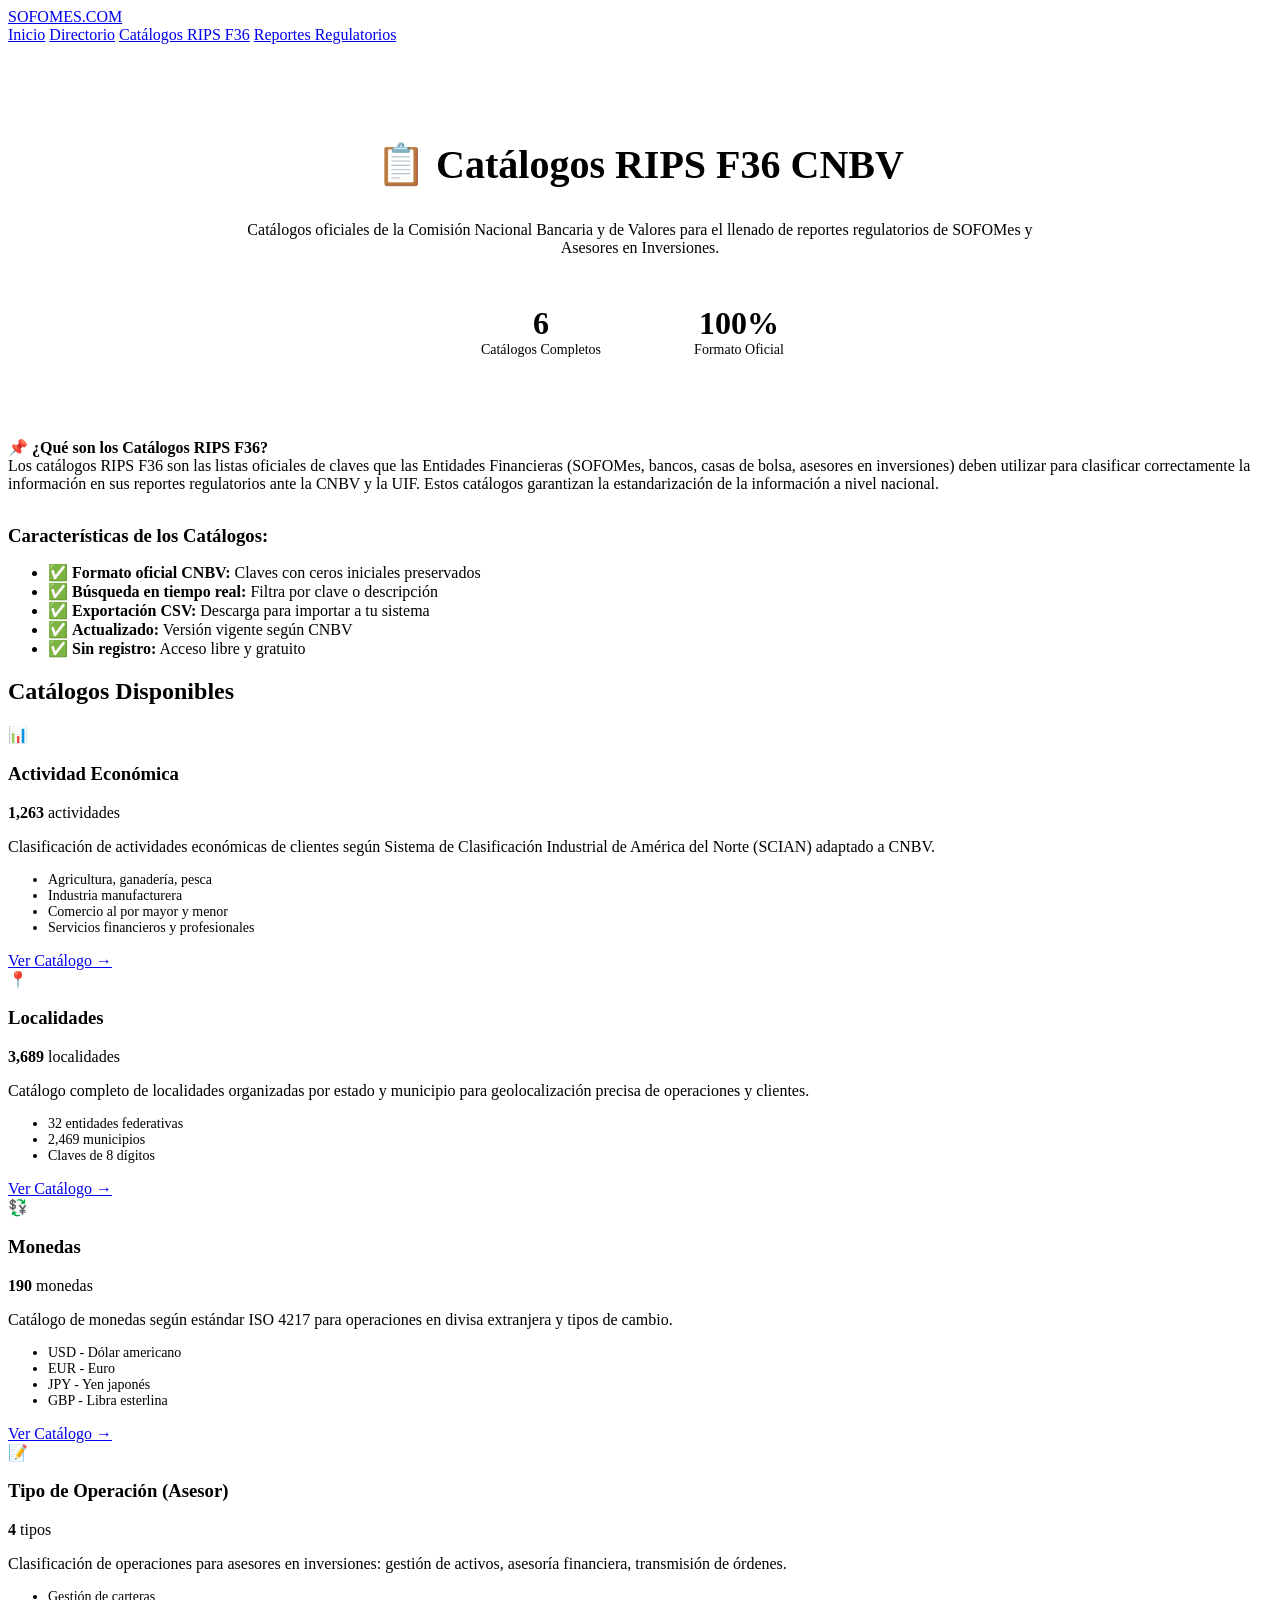
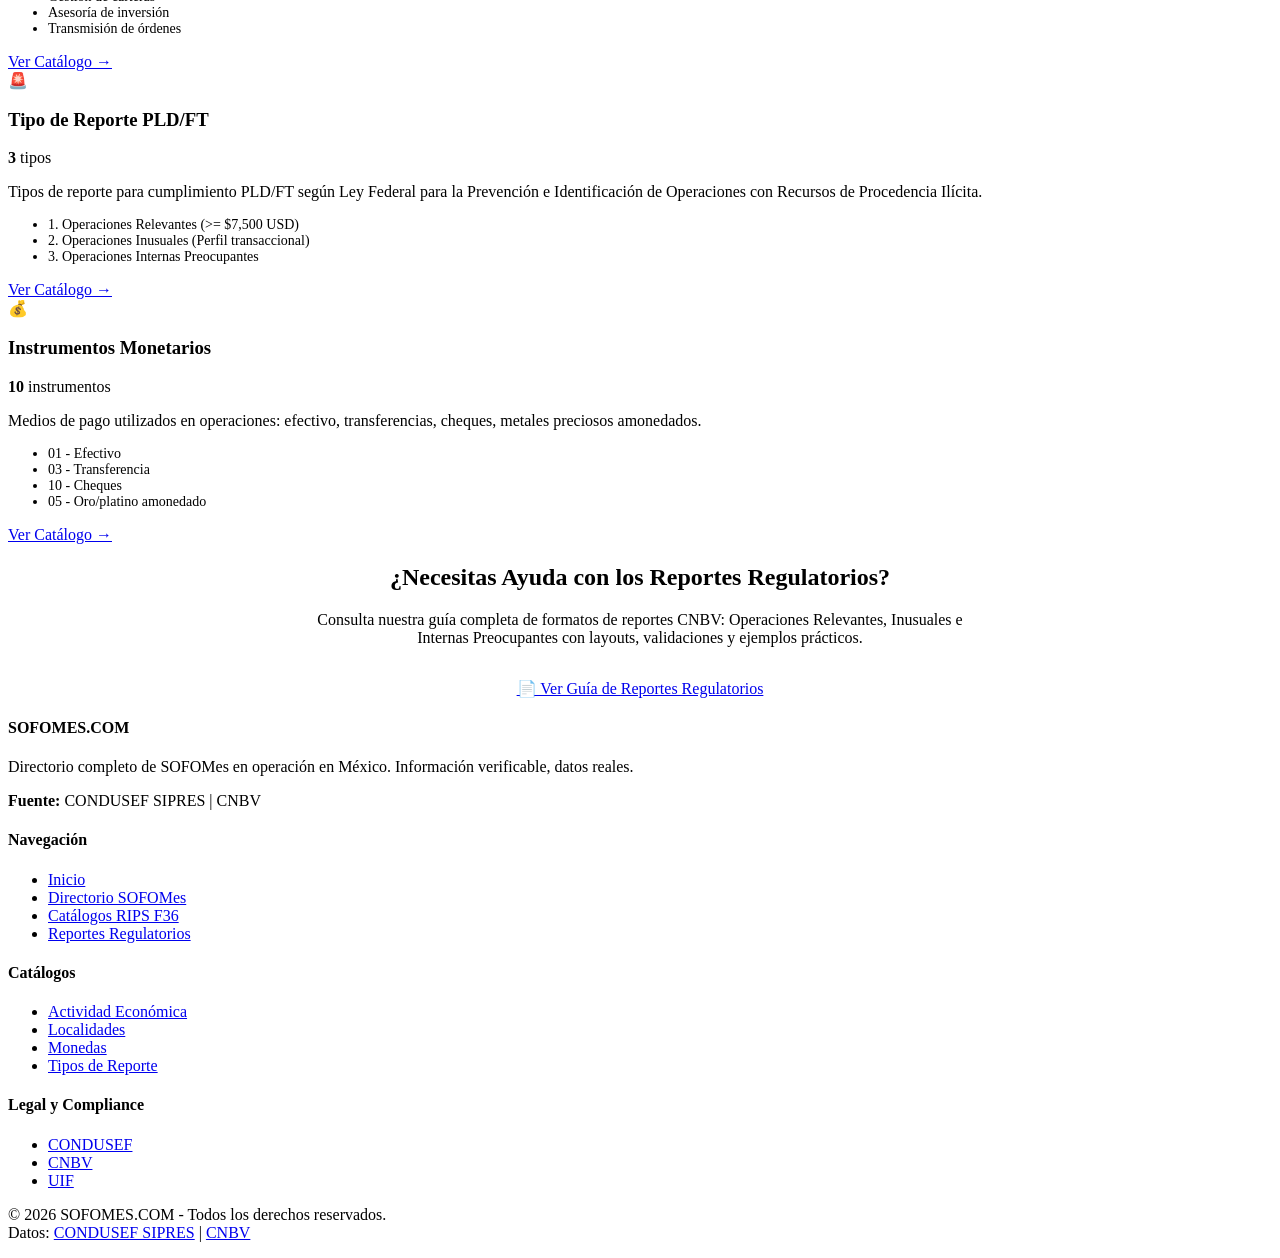
<file: catalogos-rips-f36.html>
<!DOCTYPE html>
<html lang="es-MX">
<head>
  <meta charset="UTF-8">
  <meta name="viewport" content="width=device-width, initial-scale=1.0">

  <!-- Primary Meta Tags -->
  <title>Catálogos RIPS F36 CNBV | SOFOMes en México</title>
  <meta name="description" content="Catálogos oficiales CNBV para reportes RIPS F36: Actividad Económica, Localidades, Monedas, Instrumentos Monetarios. 5,159 registros para SOFOMes.">
  <meta name="keywords" content="RIPS F36, catálogos CNBV, reportes regulatorios, SOFOM, actividad económica SCIAN, localidades México">

  <!-- Canonical URL -->
  <link rel="canonical" href="https://sofomes.com/catalogos-rips-f36">

  <!-- Open Graph -->
  <meta property="og:title" content="Catálogos RIPS F36 CNBV | SOFOMes México">
  <meta property="og:description" content="5,159 registros oficiales CNBV para reportes regulatorios de SOFOMes. Búsqueda y exportación CSV.">
  <meta property="og:type" content="website">
  <meta property="og:url" content="https://sofomes.com/catalogos-rips-f36">

  <!-- Stylesheet -->
  <link rel="stylesheet" href="assets/css/main-v2.css">

  <!-- Código de instalación Cliengo para sofomes.com -->
  <script type="text/javascript">
    (function () {
      var ldk = document.createElement('script');
      ldk.type = 'text/javascript';
      ldk.async = true;
      ldk.src = 'https://s.cliengo.com/weboptimizer/62503ed1004881002a965901/690164685f597226ae0e7119.js?platform=onboarding_modular';
      var s = document.getElementsByTagName('script')[0]; s.parentNode.insertBefore(ldk, s);
    })();
  </script>
</head>
<body>

  <!-- Navigation -->
  <nav class="nav">
    <div class="container">
      <div class="nav-brand">
        <a href="index.html">SOFOMES.COM</a>
      </div>
      <div class="nav-menu">
        <a href="index.html">Inicio</a>
        <a href="lista-sofomes-mexico.html">Directorio</a>
        <a href="catalogos-rips-f36.html" class="active">Catálogos RIPS F36</a>
        <a href="reportes-regulatorios-cnbv.html">Reportes Regulatorios</a>
      </div>
    </div>
  </nav>

  <!-- Hero Section -->
  <section class="hero" style="padding: 4rem 0;">
    <div class="container">
      <h1 class="hero-title" style="text-align: center; font-size: 2.5rem;">
        📋 Catálogos RIPS F36 CNBV
      </h1>
      <p class="hero-subtitle" style="text-align: center; max-width: 800px; margin: 1rem auto;">
        Catálogos oficiales de la Comisión Nacional Bancaria y de Valores para el llenado de reportes regulatorios de SOFOMes y Asesores en Inversiones.
      </p>

      <div style="display: flex; gap: 1rem; justify-content: center; margin-top: 2rem; flex-wrap: wrap;">
        <div style="text-align: center; padding: 1rem; background: var(--primary-50); border-radius: var(--border-radius); min-width: 150px;">
          <div style="font-size: 2rem; font-weight: 700; color: var(--primary-600);">6</div>
          <div style="font-size: 0.875rem; color: var(--neutral-600);">Catálogos Completos</div>
        </div>
        <div style="text-align: center; padding: 1rem; background: var(--primary-50); border-radius: var(--border-radius); min-width: 150px;">
          <div style="font-size: 2rem; font-weight: 700; color: var(--primary-600);">100%</div>
          <div style="font-size: 0.875rem; color: var(--neutral-600);">Formato Oficial</div>
        </div>
      </div>
    </div>
  </section>

  <!-- Intro Section -->
  <section class="section">
    <div class="container">
      <div class="alert alert-info">
        <strong>📌 ¿Qué son los Catálogos RIPS F36?</strong><br>
        Los catálogos RIPS F36 son las listas oficiales de claves que las Entidades Financieras (SOFOMes, bancos, casas de bolsa, asesores en inversiones) deben utilizar para clasificar correctamente la información en sus reportes regulatorios ante la CNBV y la UIF. Estos catálogos garantizan la estandarización de la información a nivel nacional.
      </div>

      <div style="margin-top: 2rem;">
        <h3 style="margin-bottom: 1rem;">Características de los Catálogos:</h3>
        <ul class="feature-list">
          <li>✅ <strong>Formato oficial CNBV:</strong> Claves con ceros iniciales preservados</li>
          <li>✅ <strong>Búsqueda en tiempo real:</strong> Filtra por clave o descripción</li>
          <li>✅ <strong>Exportación CSV:</strong> Descarga para importar a tu sistema</li>
          <li>✅ <strong>Actualizado:</strong> Versión vigente según CNBV</li>
          <li>✅ <strong>Sin registro:</strong> Acceso libre y gratuito</li>
        </ul>
      </div>
    </div>
  </section>

  <!-- Catálogos Grid -->
  <section class="section">
    <div class="container">
      <h2 class="section-title">Catálogos Disponibles</h2>

      <div class="catalogs-grid">
        <!-- Actividad Económica -->
        <div class="catalog-card">
          <div class="catalog-icon">📊</div>
          <h3>Actividad Económica</h3>
          <p class="catalog-count"><strong>1,263</strong> actividades</p>
          <p>Clasificación de actividades económicas de clientes según Sistema de Clasificación Industrial de América del Norte (SCIAN) adaptado a CNBV.</p>
          <ul style="font-size: 0.875rem; color: var(--neutral-600); margin: 1rem 0;">
            <li>Agricultura, ganadería, pesca</li>
            <li>Industria manufacturera</li>
            <li>Comercio al por mayor y menor</li>
            <li>Servicios financieros y profesionales</li>
          </ul>
          <a href="catalogos/actividad-economica.html" class="btn btn-primary btn-sm">Ver Catálogo →</a>
        </div>

        <!-- Localidades -->
        <div class="catalog-card">
          <div class="catalog-icon">📍</div>
          <h3>Localidades</h3>
          <p class="catalog-count"><strong>3,689</strong> localidades</p>
          <p>Catálogo completo de localidades organizadas por estado y municipio para geolocalización precisa de operaciones y clientes.</p>
          <ul style="font-size: 0.875rem; color: var(--neutral-600); margin: 1rem 0;">
            <li>32 entidades federativas</li>
            <li>2,469 municipios</li>
            <li>Claves de 8 dígitos</li>
          </ul>
          <a href="catalogos/localidades.html" class="btn btn-primary btn-sm">Ver Catálogo →</a>
        </div>

        <!-- Monedas -->
        <div class="catalog-card">
          <div class="catalog-icon">💱</div>
          <h3>Monedas</h3>
          <p class="catalog-count"><strong>190</strong> monedas</p>
          <p>Catálogo de monedas según estándar ISO 4217 para operaciones en divisa extranjera y tipos de cambio.</p>
          <ul style="font-size: 0.875rem; color: var(--neutral-600); margin: 1rem 0;">
            <li>USD - Dólar americano</li>
            <li>EUR - Euro</li>
            <li>JPY - Yen japonés</li>
            <li>GBP - Libra esterlina</li>
          </ul>
          <a href="catalogos/monedas.html" class="btn btn-primary btn-sm">Ver Catálogo →</a>
        </div>

        <!-- Tipo de Operación Asesor -->
        <div class="catalog-card">
          <div class="catalog-icon">📝</div>
          <h3>Tipo de Operación (Asesor)</h3>
          <p class="catalog-count"><strong>4</strong> tipos</p>
          <p>Clasificación de operaciones para asesores en inversiones: gestión de activos, asesoría financiera, transmisión de órdenes.</p>
          <ul style="font-size: 0.875rem; color: var(--neutral-600); margin: 1rem 0;">
            <li>Gestión de carteras</li>
            <li>Asesoría de inversión</li>
            <li>Transmisión de órdenes</li>
          </ul>
          <a href="catalogos/tipo-operacion-asesor.html" class="btn btn-primary btn-sm">Ver Catálogo →</a>
        </div>

        <!-- Tipo de Reporte -->
        <div class="catalog-card">
          <div class="catalog-icon">🚨</div>
          <h3>Tipo de Reporte PLD/FT</h3>
          <p class="catalog-count"><strong>3</strong> tipos</p>
          <p>Tipos de reporte para cumplimiento PLD/FT según Ley Federal para la Prevención e Identificación de Operaciones con Recursos de Procedencia Ilícita.</p>
          <ul style="font-size: 0.875rem; color: var(--neutral-600); margin: 1rem 0;">
            <li>1. Operaciones Relevantes (>= $7,500 USD)</li>
            <li>2. Operaciones Inusuales (Perfil transaccional)</li>
            <li>3. Operaciones Internas Preocupantes</li>
          </ul>
          <a href="catalogos/tipo-reporte.html" class="btn btn-primary btn-sm">Ver Catálogo →</a>
        </div>

        <!-- Instrumentos Monetarios -->
        <div class="catalog-card">
          <div class="catalog-icon">💰</div>
          <h3>Instrumentos Monetarios</h3>
          <p class="catalog-count"><strong>10</strong> instrumentos</p>
          <p>Medios de pago utilizados en operaciones: efectivo, transferencias, cheques, metales preciosos amonedados.</p>
          <ul style="font-size: 0.875rem; color: var(--neutral-600); margin: 1rem 0;">
            <li>01 - Efectivo</li>
            <li>03 - Transferencia</li>
            <li>10 - Cheques</li>
            <li>05 - Oro/platino amonedado</li>
          </ul>
          <a href="catalogos/instrumento-monetario.html" class="btn btn-primary btn-sm">Ver Catálogo →</a>
        </div>
      </div>
    </div>
  </section>

  <!-- CTA Reportes -->
  <section class="section" style="background: var(--primary-50);">
    <div class="container" style="text-align: center;">
      <h2 class="section-title">¿Necesitas Ayuda con los Reportes Regulatorios?</h2>
      <p class="section-subtitle" style="max-width: 700px; margin: 0 auto 2rem;">
        Consulta nuestra guía completa de formatos de reportes CNBV: Operaciones Relevantes, Inusuales e Internas Preocupantes con layouts, validaciones y ejemplos prácticos.
      </p>
      <a href="reportes-regulatorios-cnbv.html" class="btn btn-primary btn-lg">
        📄 Ver Guía de Reportes Regulatorios
      </a>
    </div>
  </section>

  <!-- Footer -->
  <footer class="footer">
    <div class="container">
      <div class="footer-grid">
        <div class="footer-col">
          <h4>SOFOMES.COM</h4>
          <p>
            Directorio completo de SOFOMes en operación en México. Información verificable, datos reales.
          </p>
          <p style="margin-top: 1rem">
            <strong>Fuente:</strong> CONDUSEF SIPRES | CNBV
          </p>
        </div>

        <div class="footer-col">
          <h4>Navegación</h4>
          <ul class="footer-links">
            <li><a href="index.html">Inicio</a></li>
            <li><a href="lista-sofomes-mexico.html">Directorio SOFOMes</a></li>
            <li><a href="catalogos-rips-f36.html">Catálogos RIPS F36</a></li>
            <li><a href="reportes-regulatorios-cnbv.html">Reportes Regulatorios</a></li>
          </ul>
        </div>

        <div class="footer-col">
          <h4>Catálogos</h4>
          <ul class="footer-links">
            <li><a href="catalogos/actividad-economica.html">Actividad Económica</a></li>
            <li><a href="catalogos/localidades.html">Localidades</a></li>
            <li><a href="catalogos/monedas.html">Monedas</a></li>
            <li><a href="catalogos/tipo-reporte.html">Tipos de Reporte</a></li>
          </ul>
        </div>

        <div class="footer-col">
          <h4>Legal y Compliance</h4>
          <ul class="footer-links">
            <li><a href="https://www.condusef.gob.mx" target="_blank">CONDUSEF</a></li>
            <li><a href="https://www.cnbv.gob.mx" target="_blank">CNBV</a></li>
            <li><a href="https://www.gob.mx/uif" target="_blank">UIF</a></li>
          </ul>
        </div>
      </div>

      <div class="footer-bottom">
        <div class="footer-copyright">
          <p>
            &copy; <span class="current-year"></span> SOFOMES.COM - Todos los derechos reservados.<br>
            Datos: <a href="https://www.condusef.gob.mx" target="_blank">CONDUSEF SIPRES</a> |
            <a href="https://www.cnbv.gob.mx" target="_blank">CNBV</a>
          </p>
        </div>
      </div>
    </div>
  </footer>

  <!-- Dynamic Year Update Script -->
  <script>
    (function() {
      const currentYear = new Date().getFullYear();
      document.querySelectorAll('.current-year').forEach(el => {
        el.textContent = currentYear;
      });
    })();
  </script>

</body>
</html>
</file>
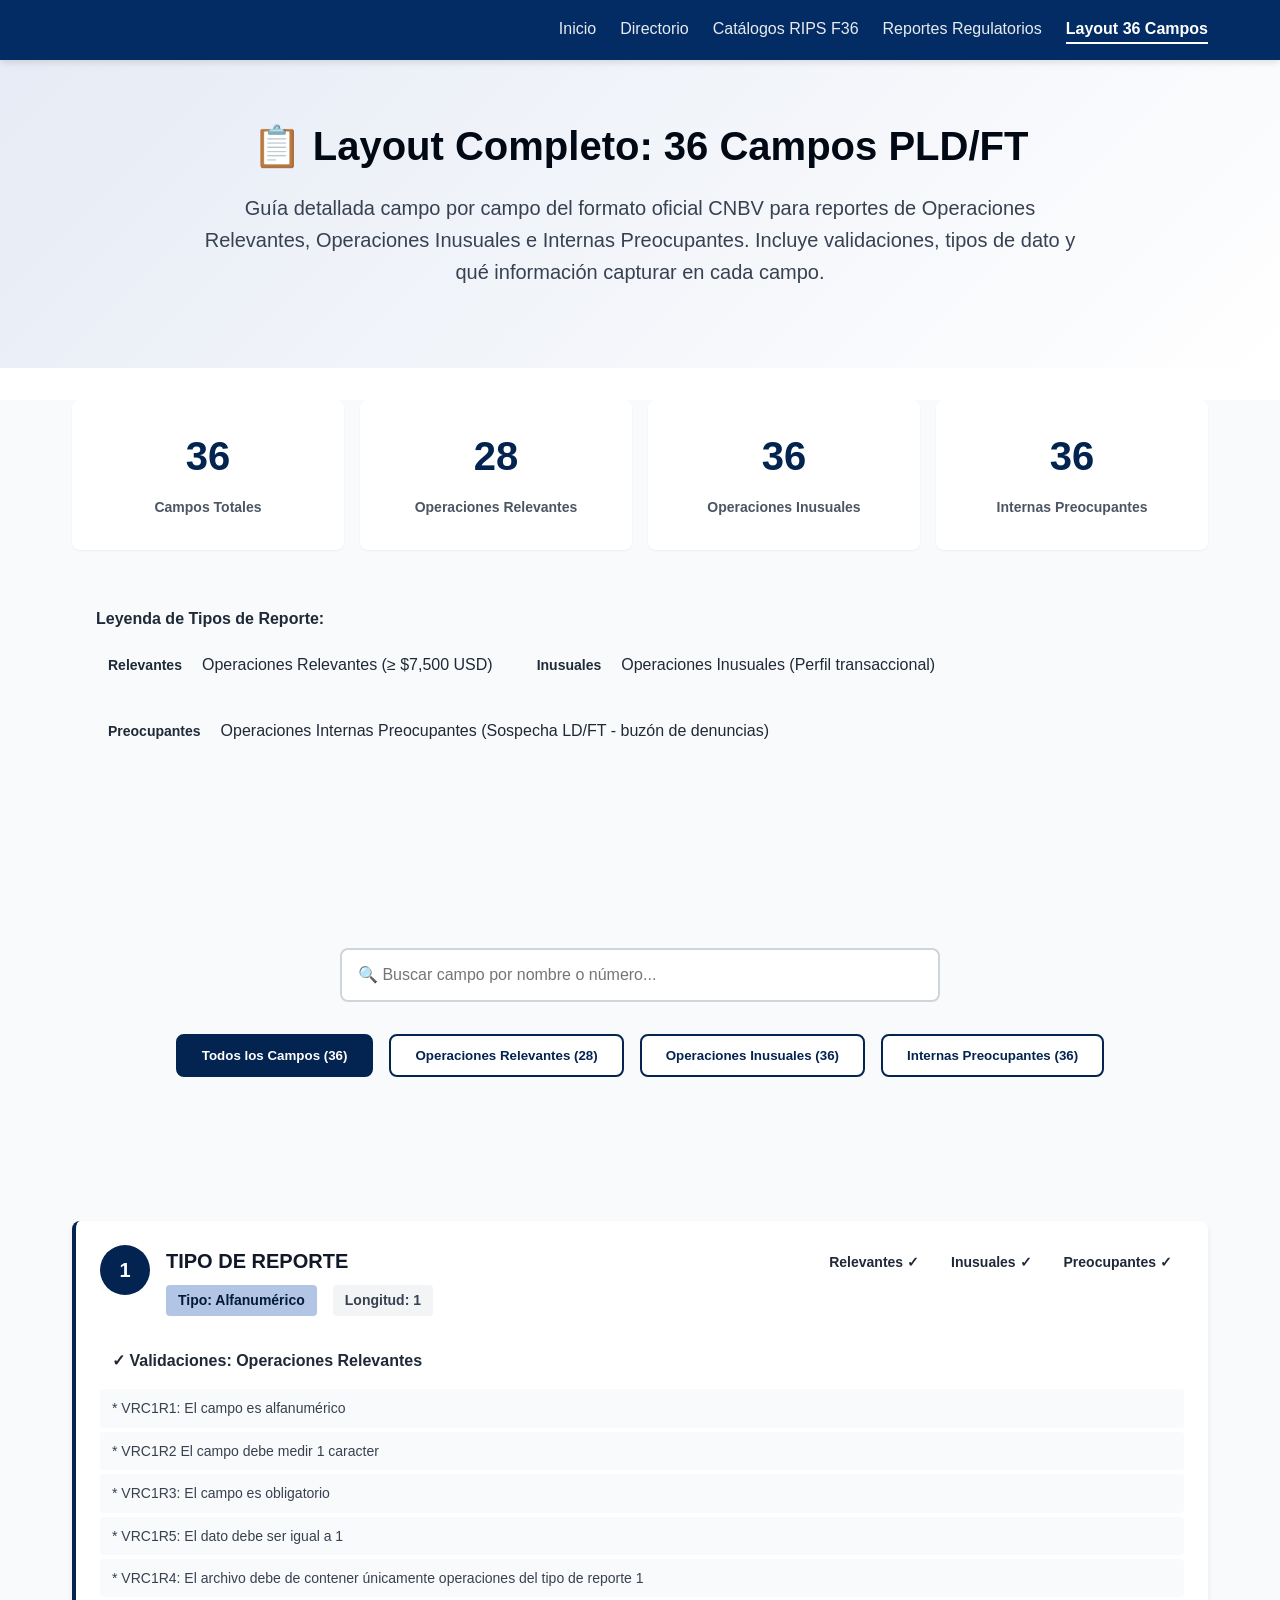
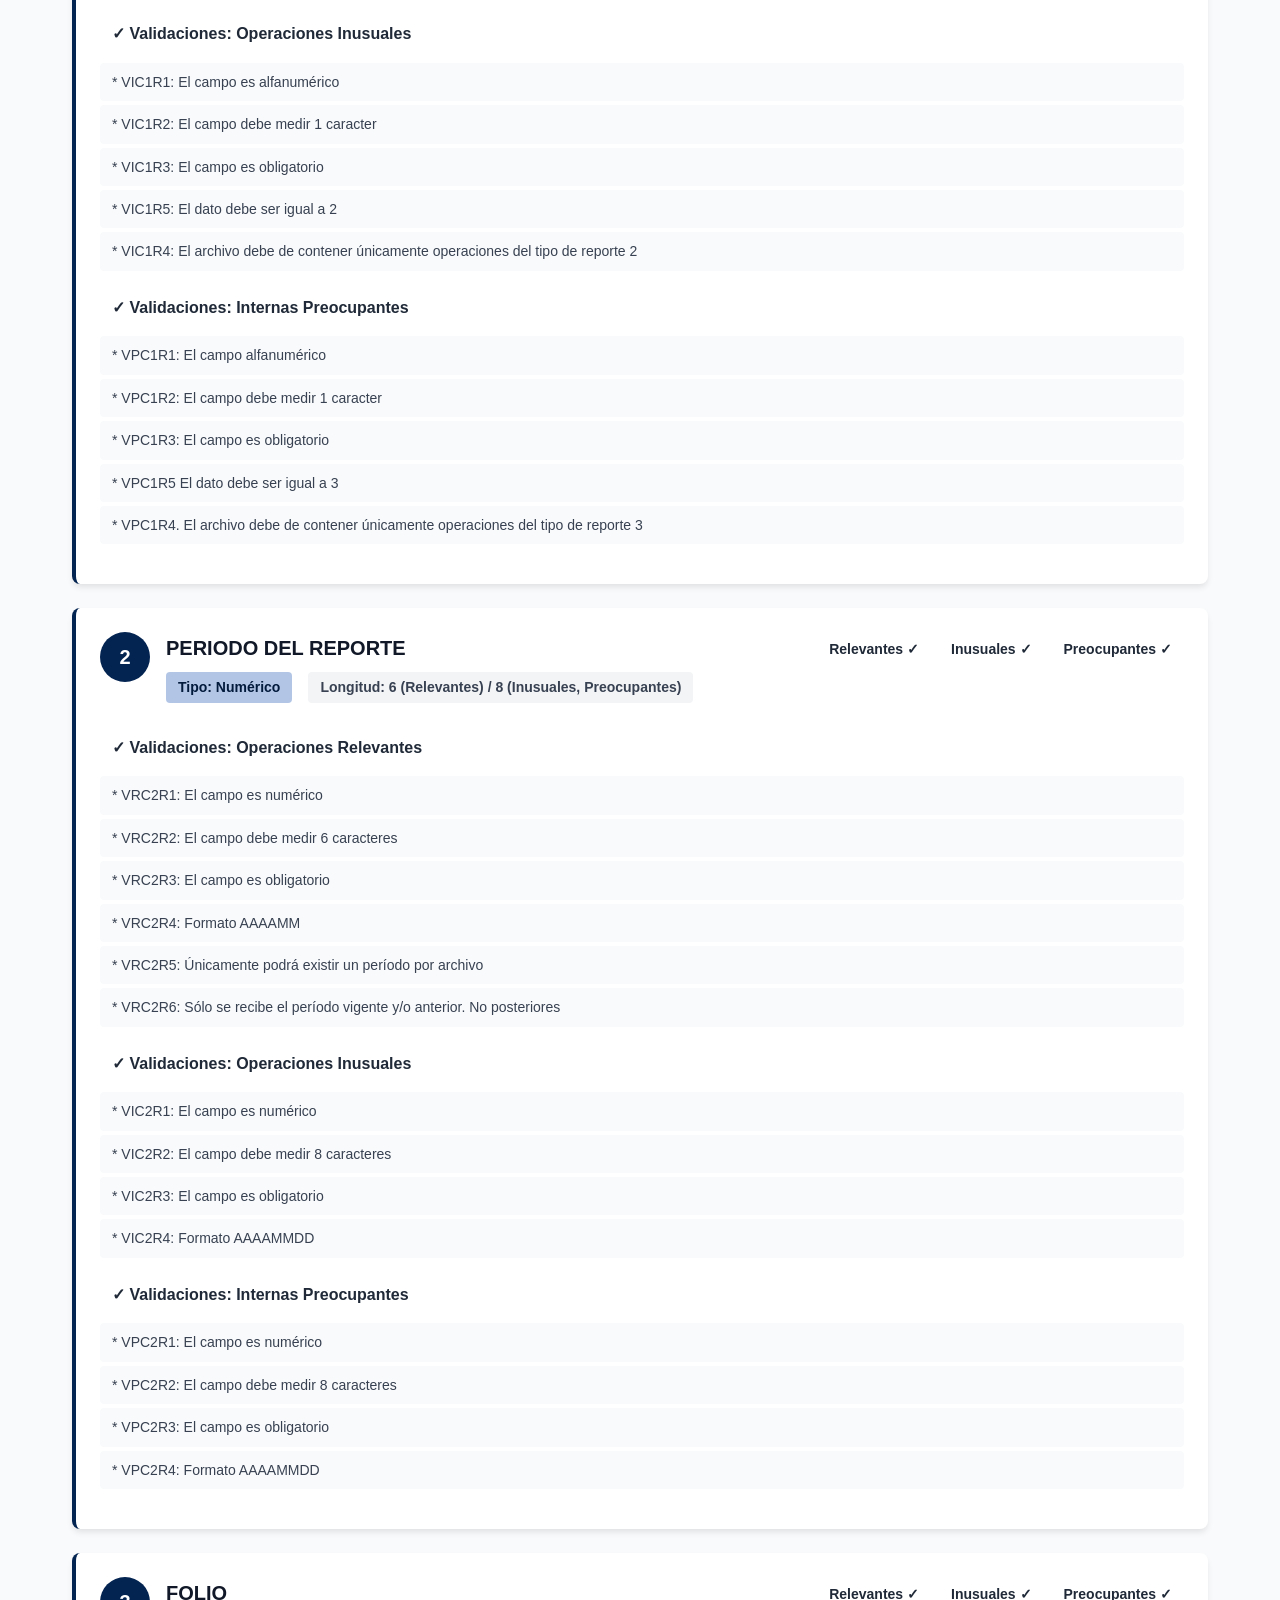
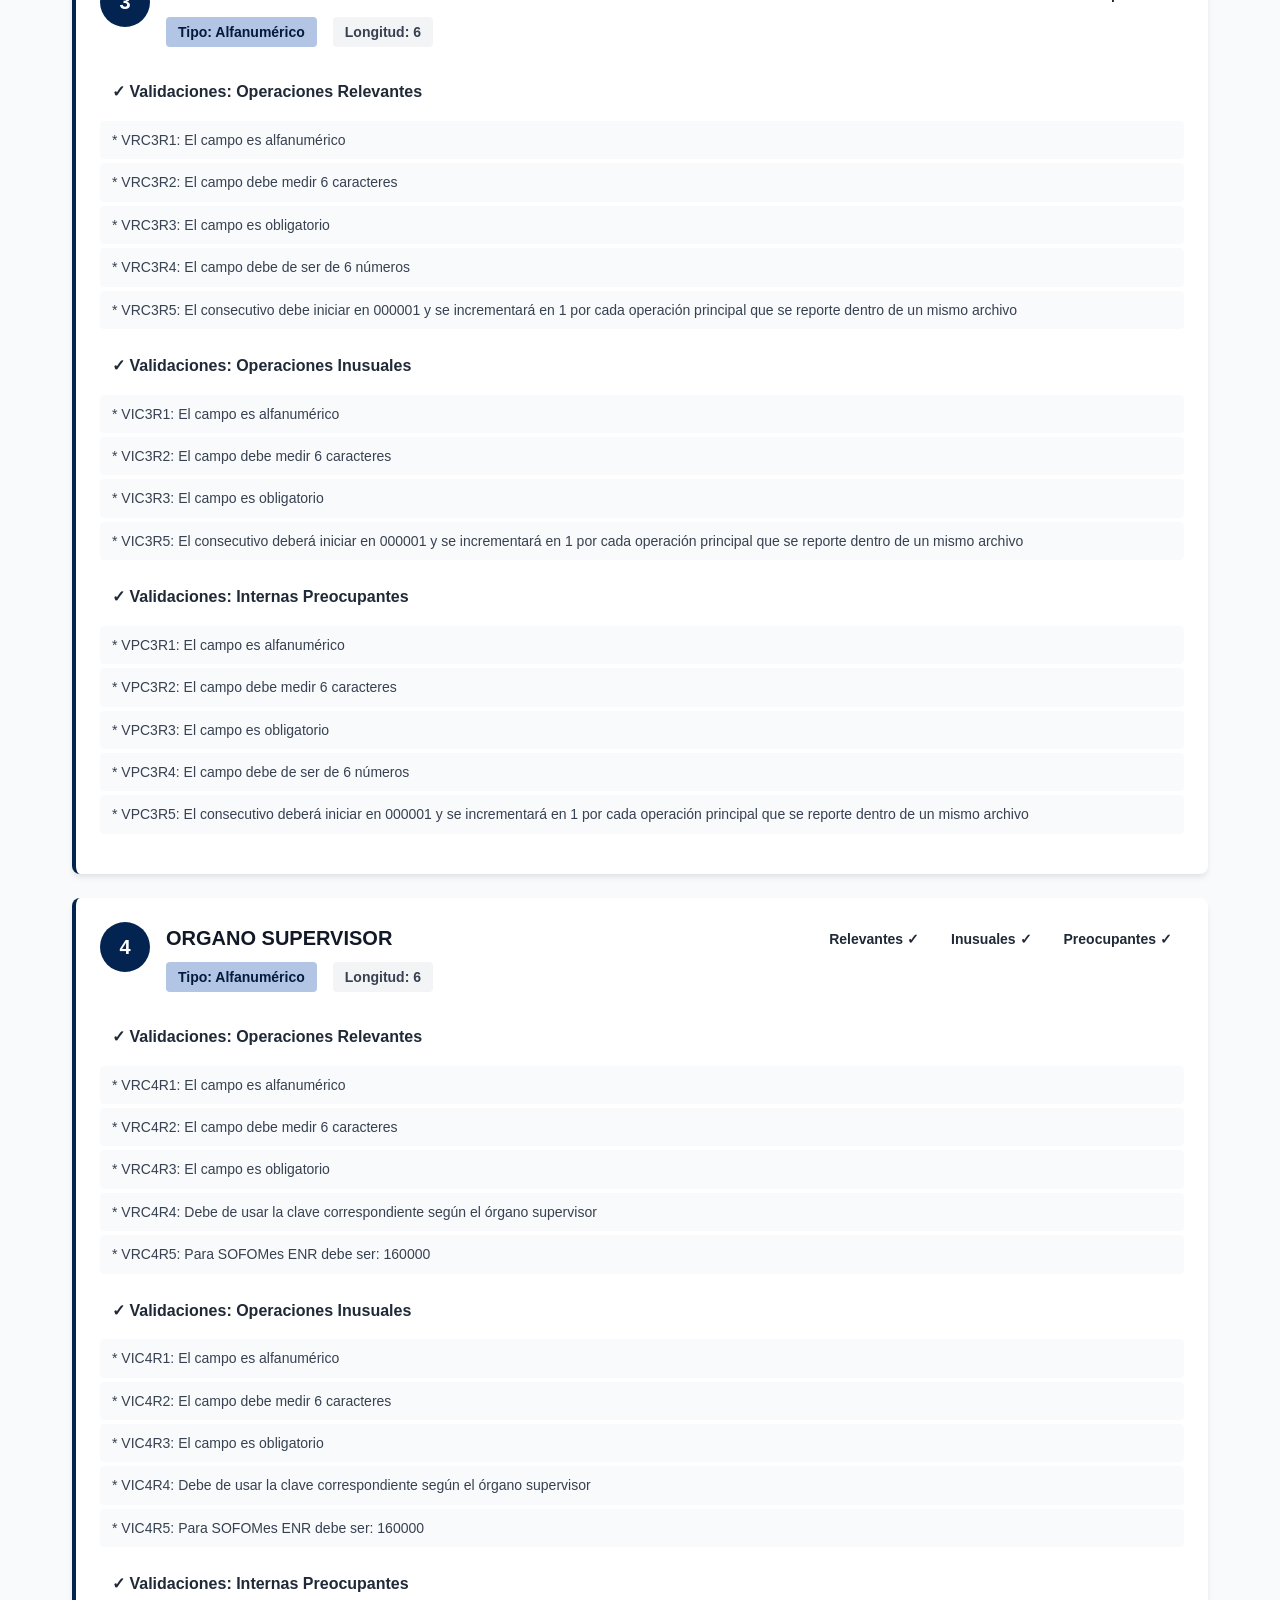
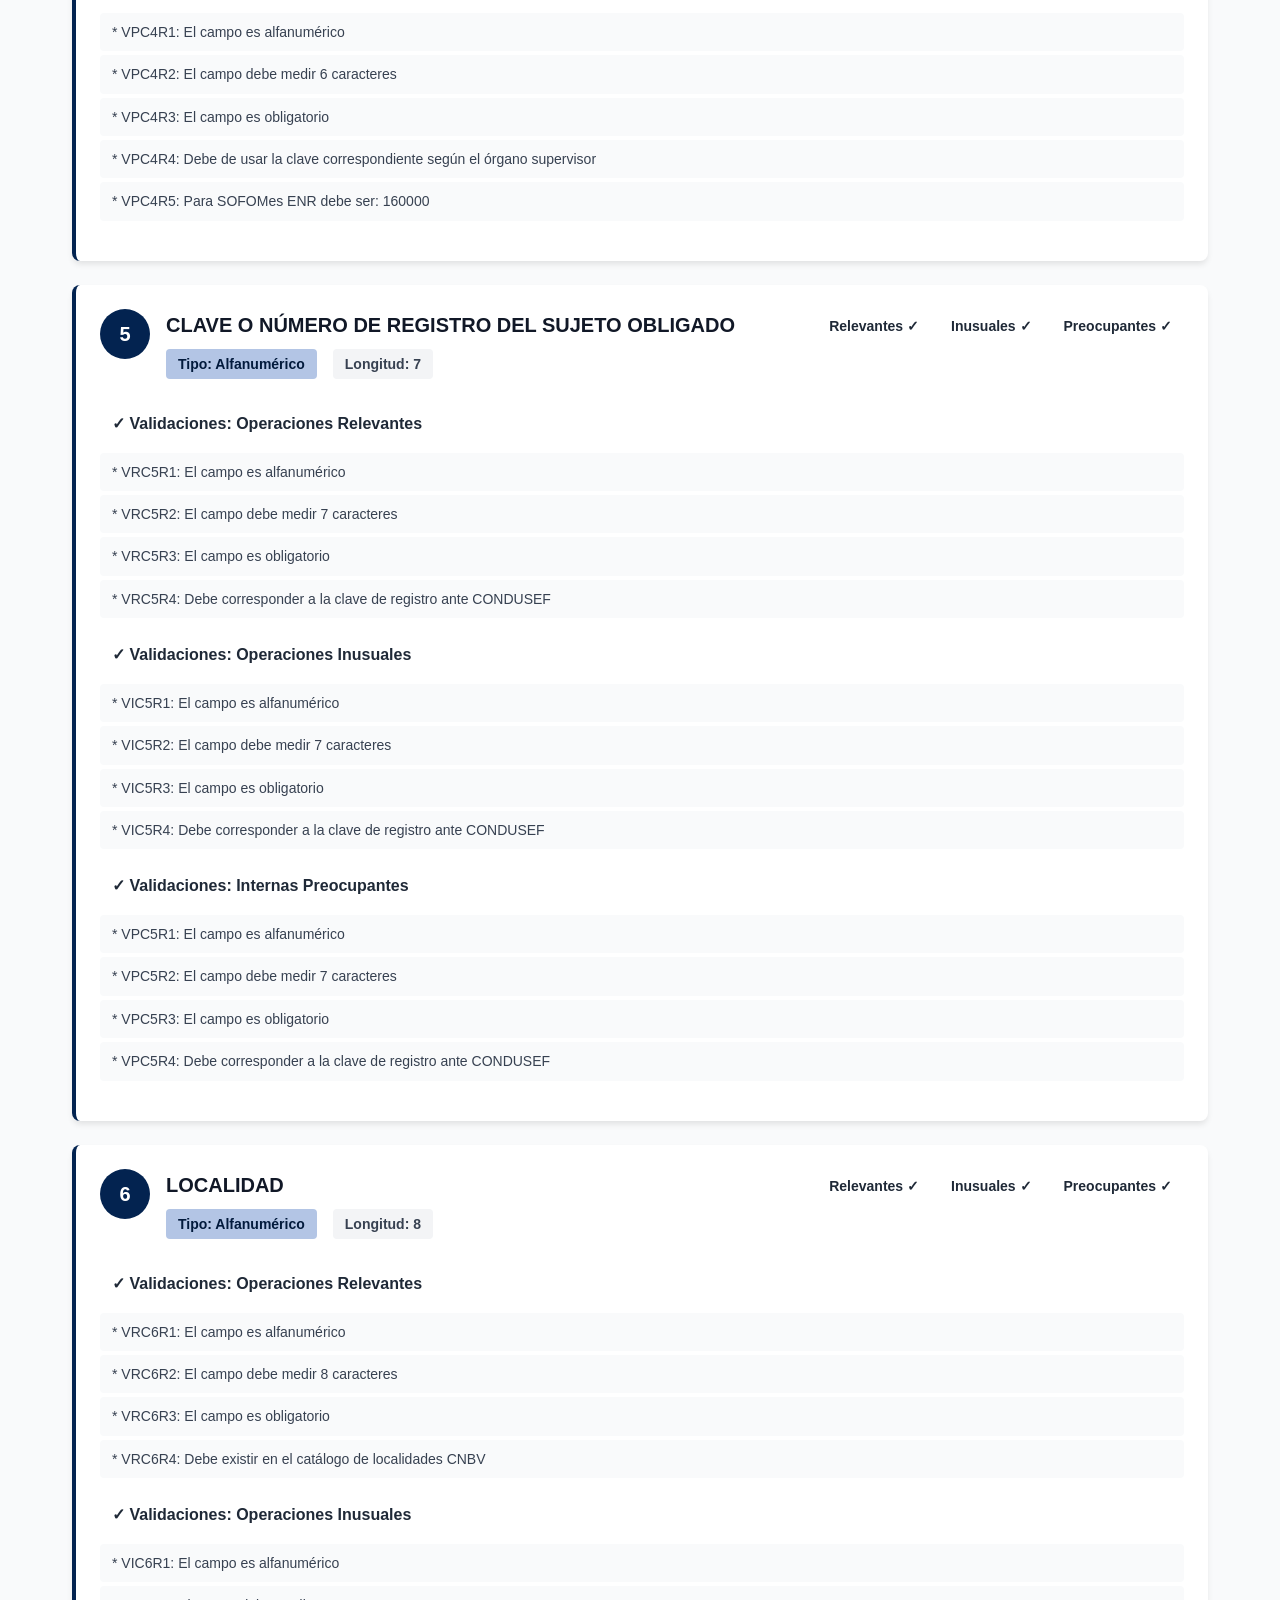
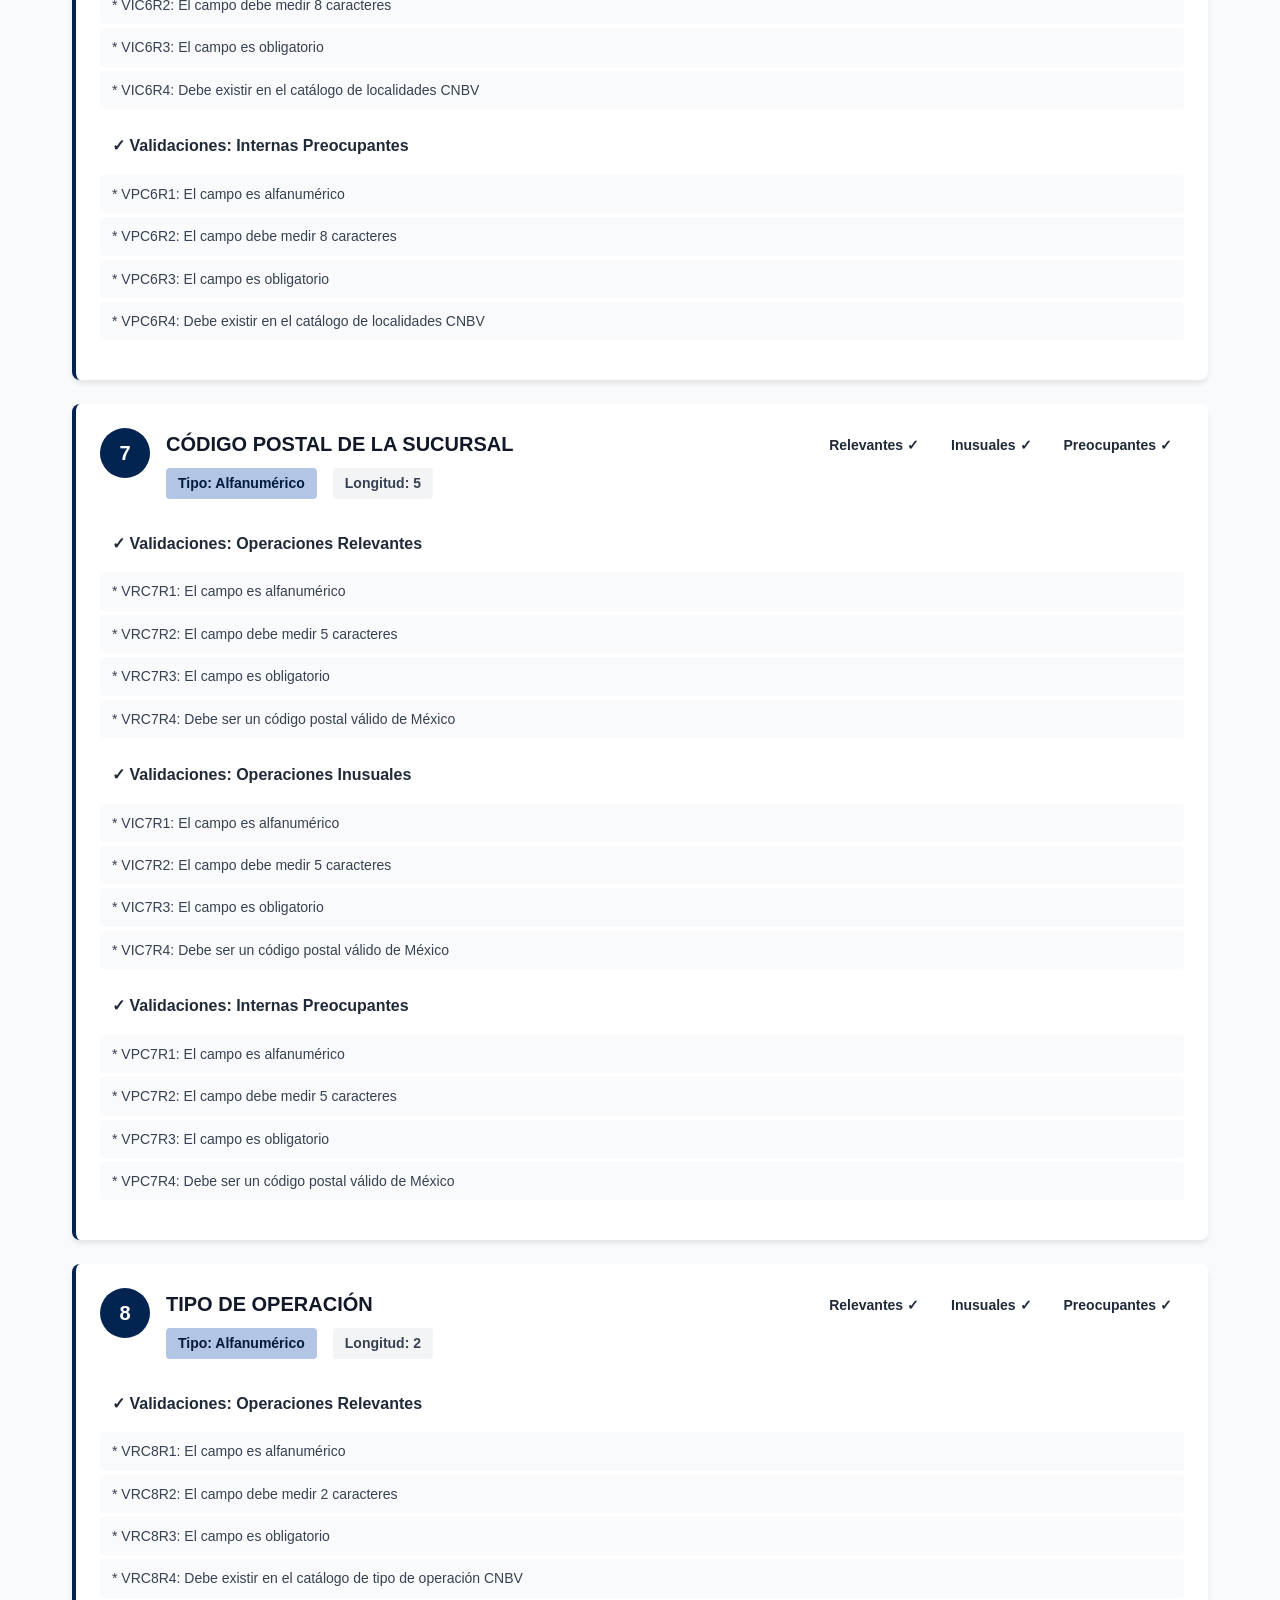
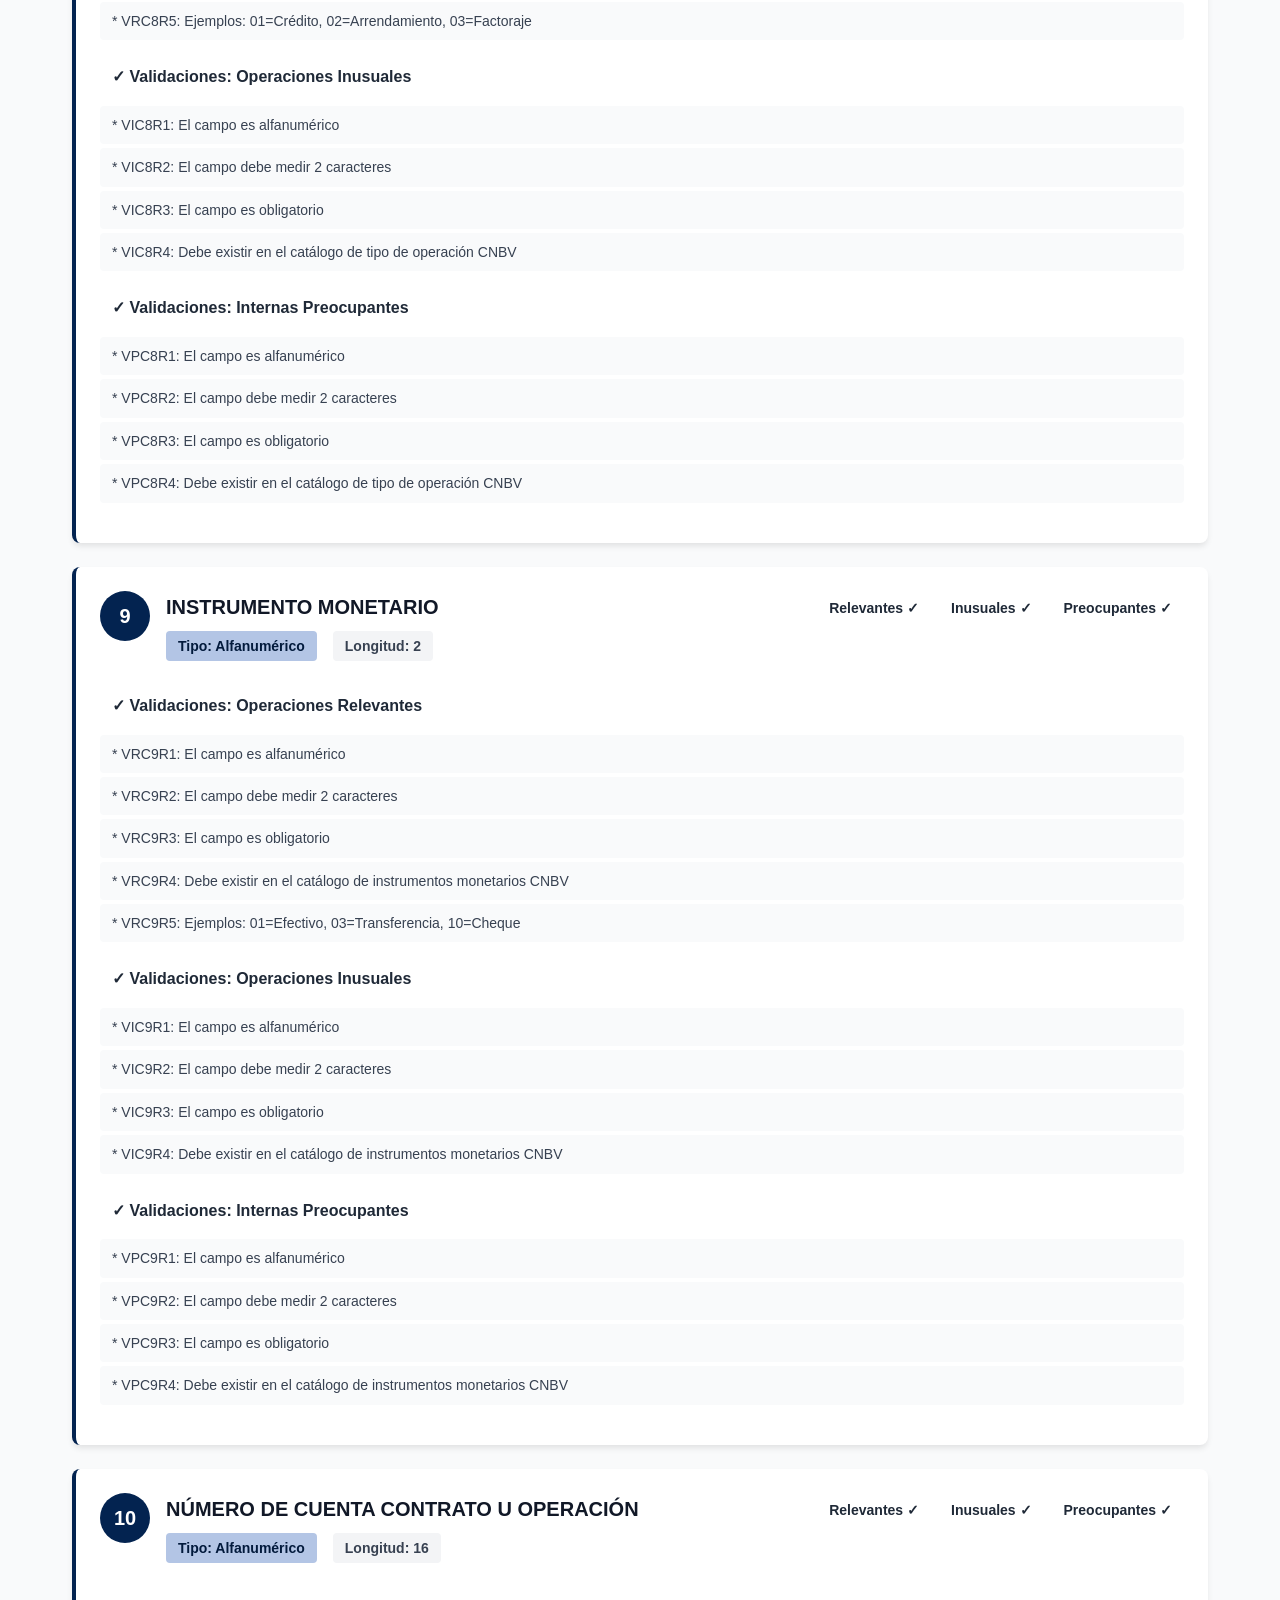
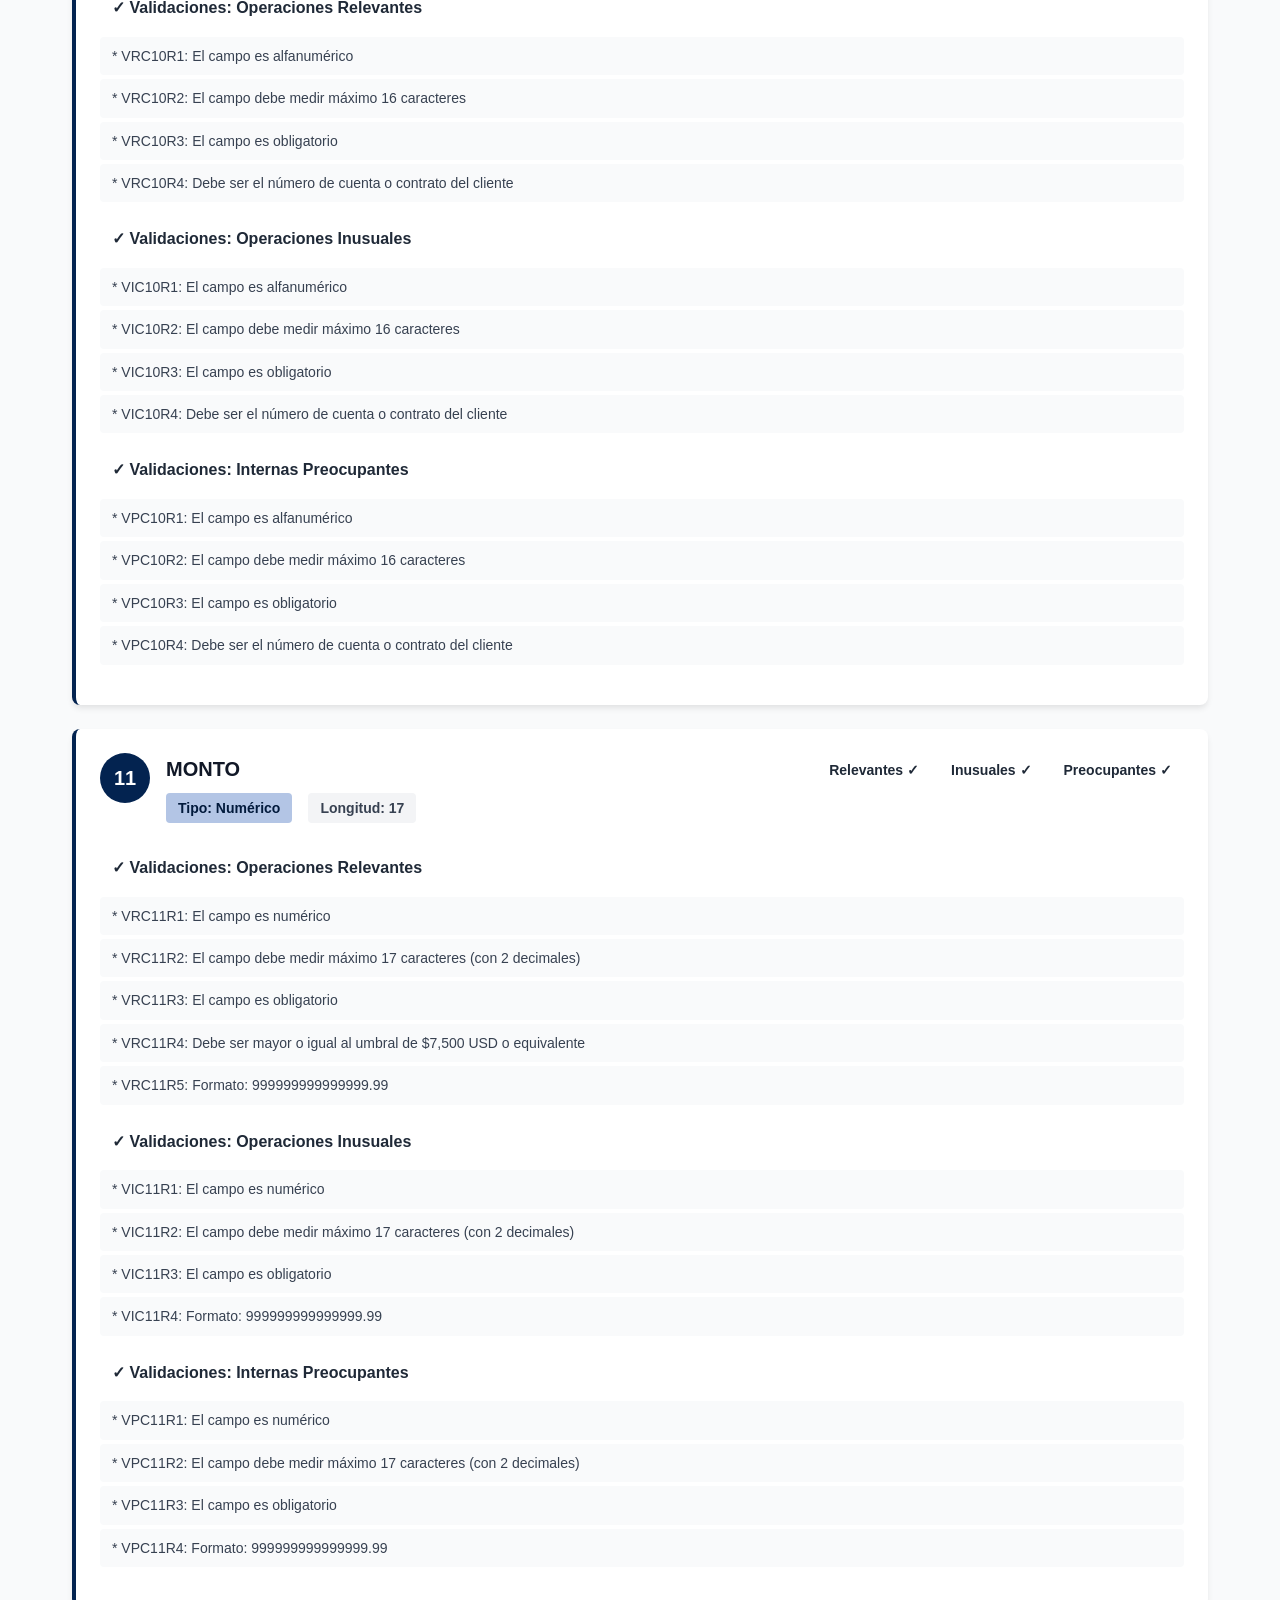
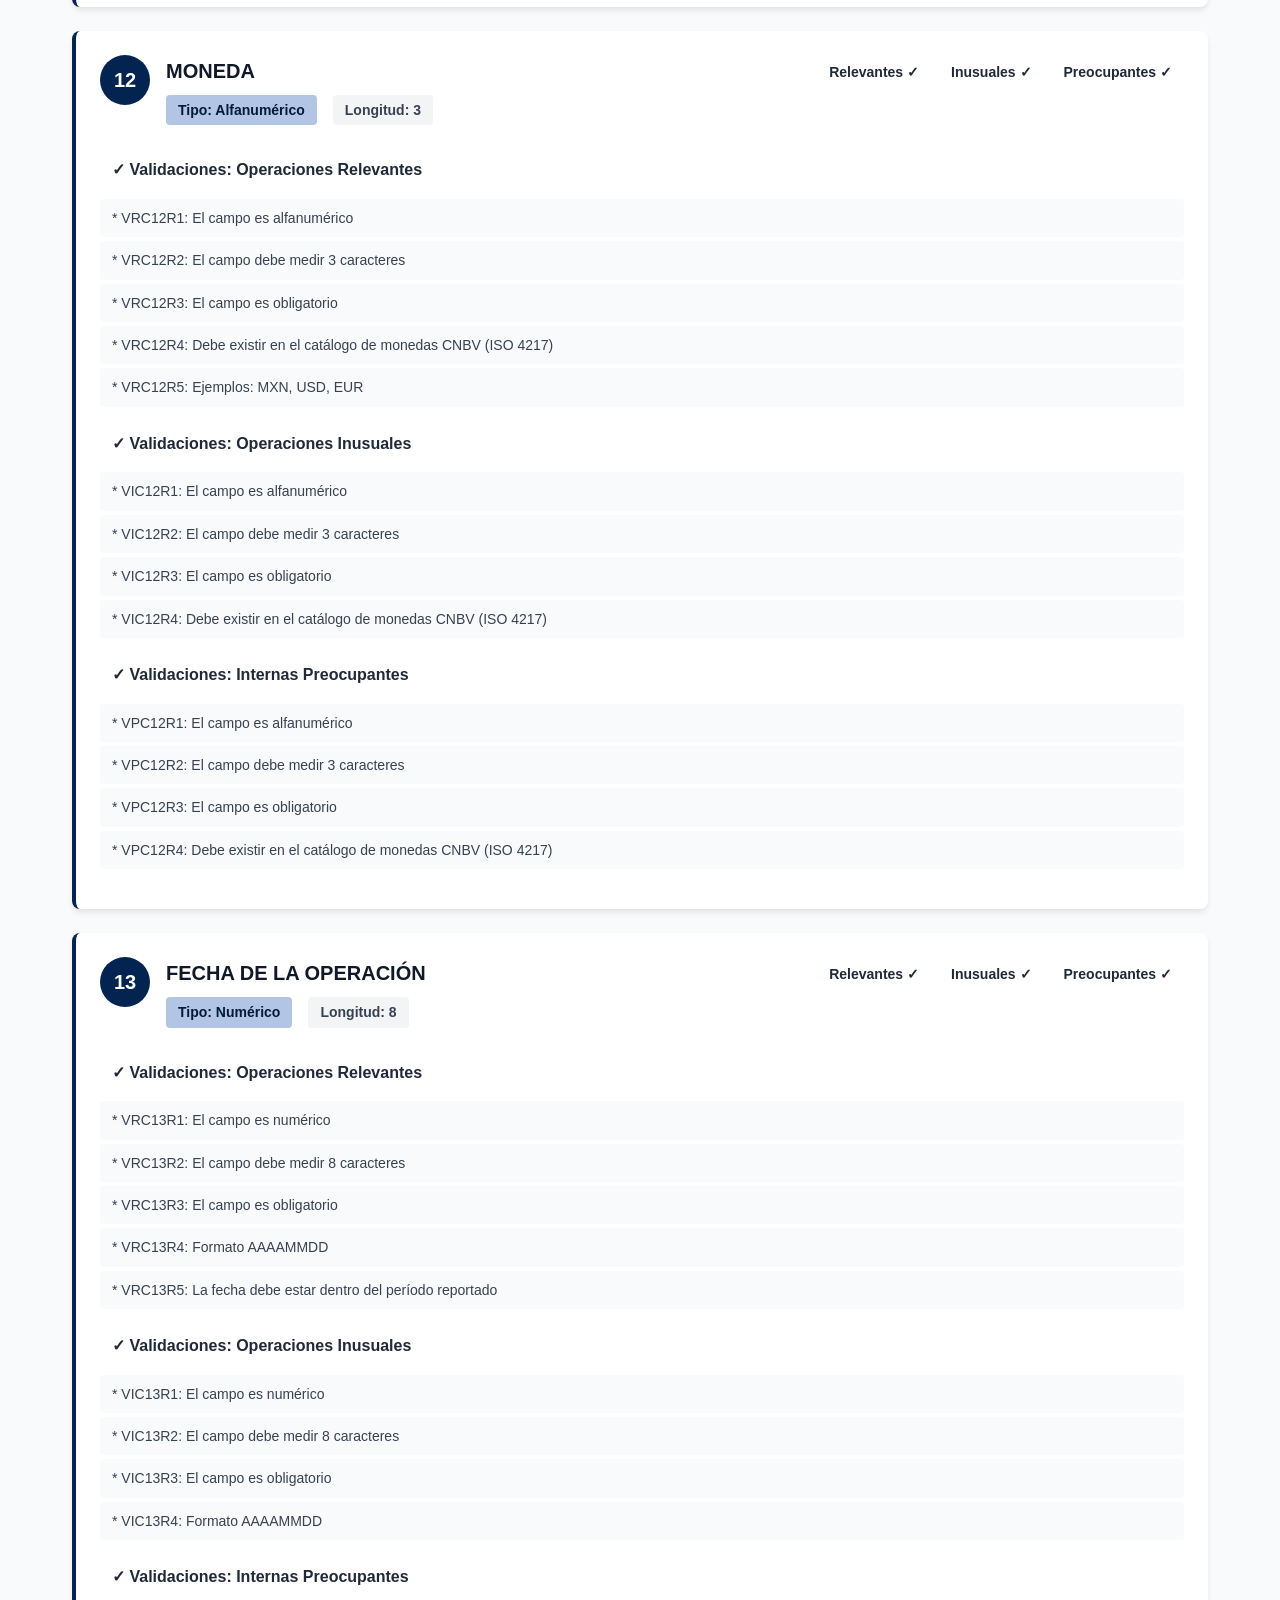
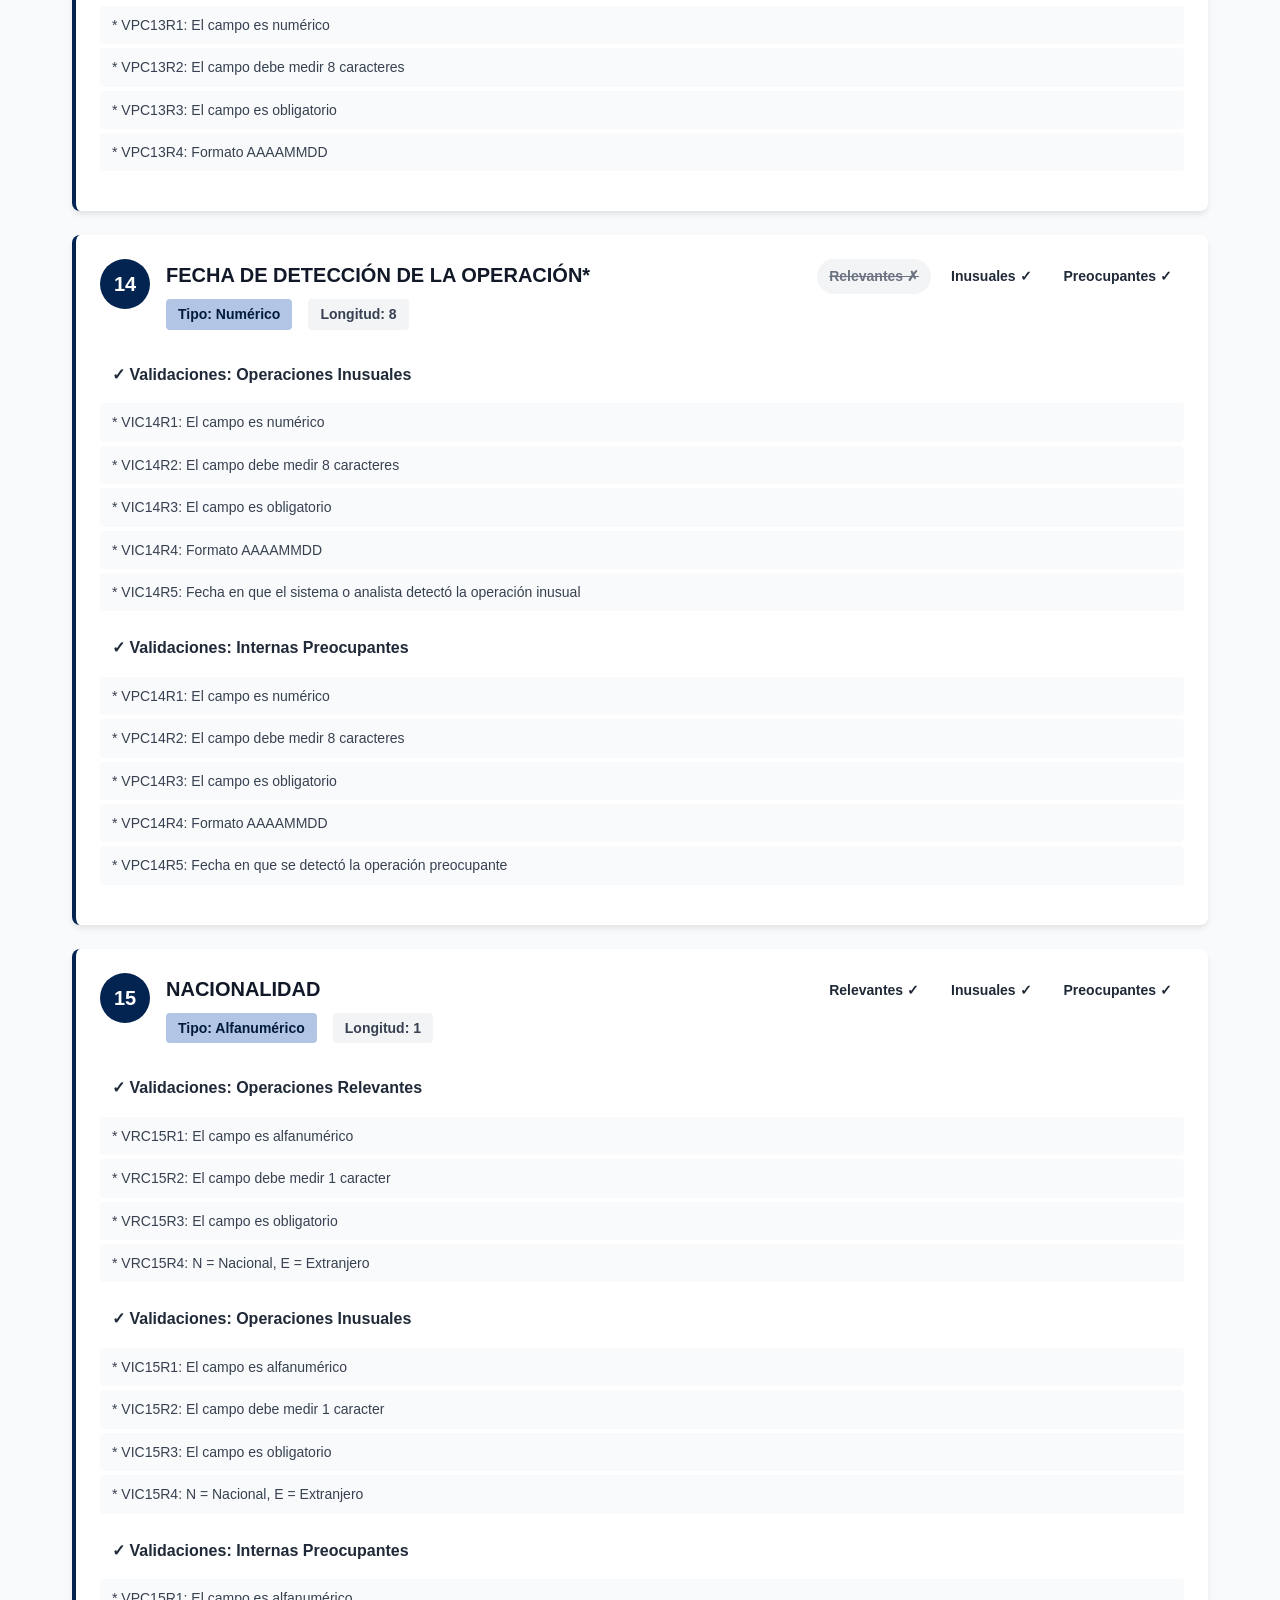
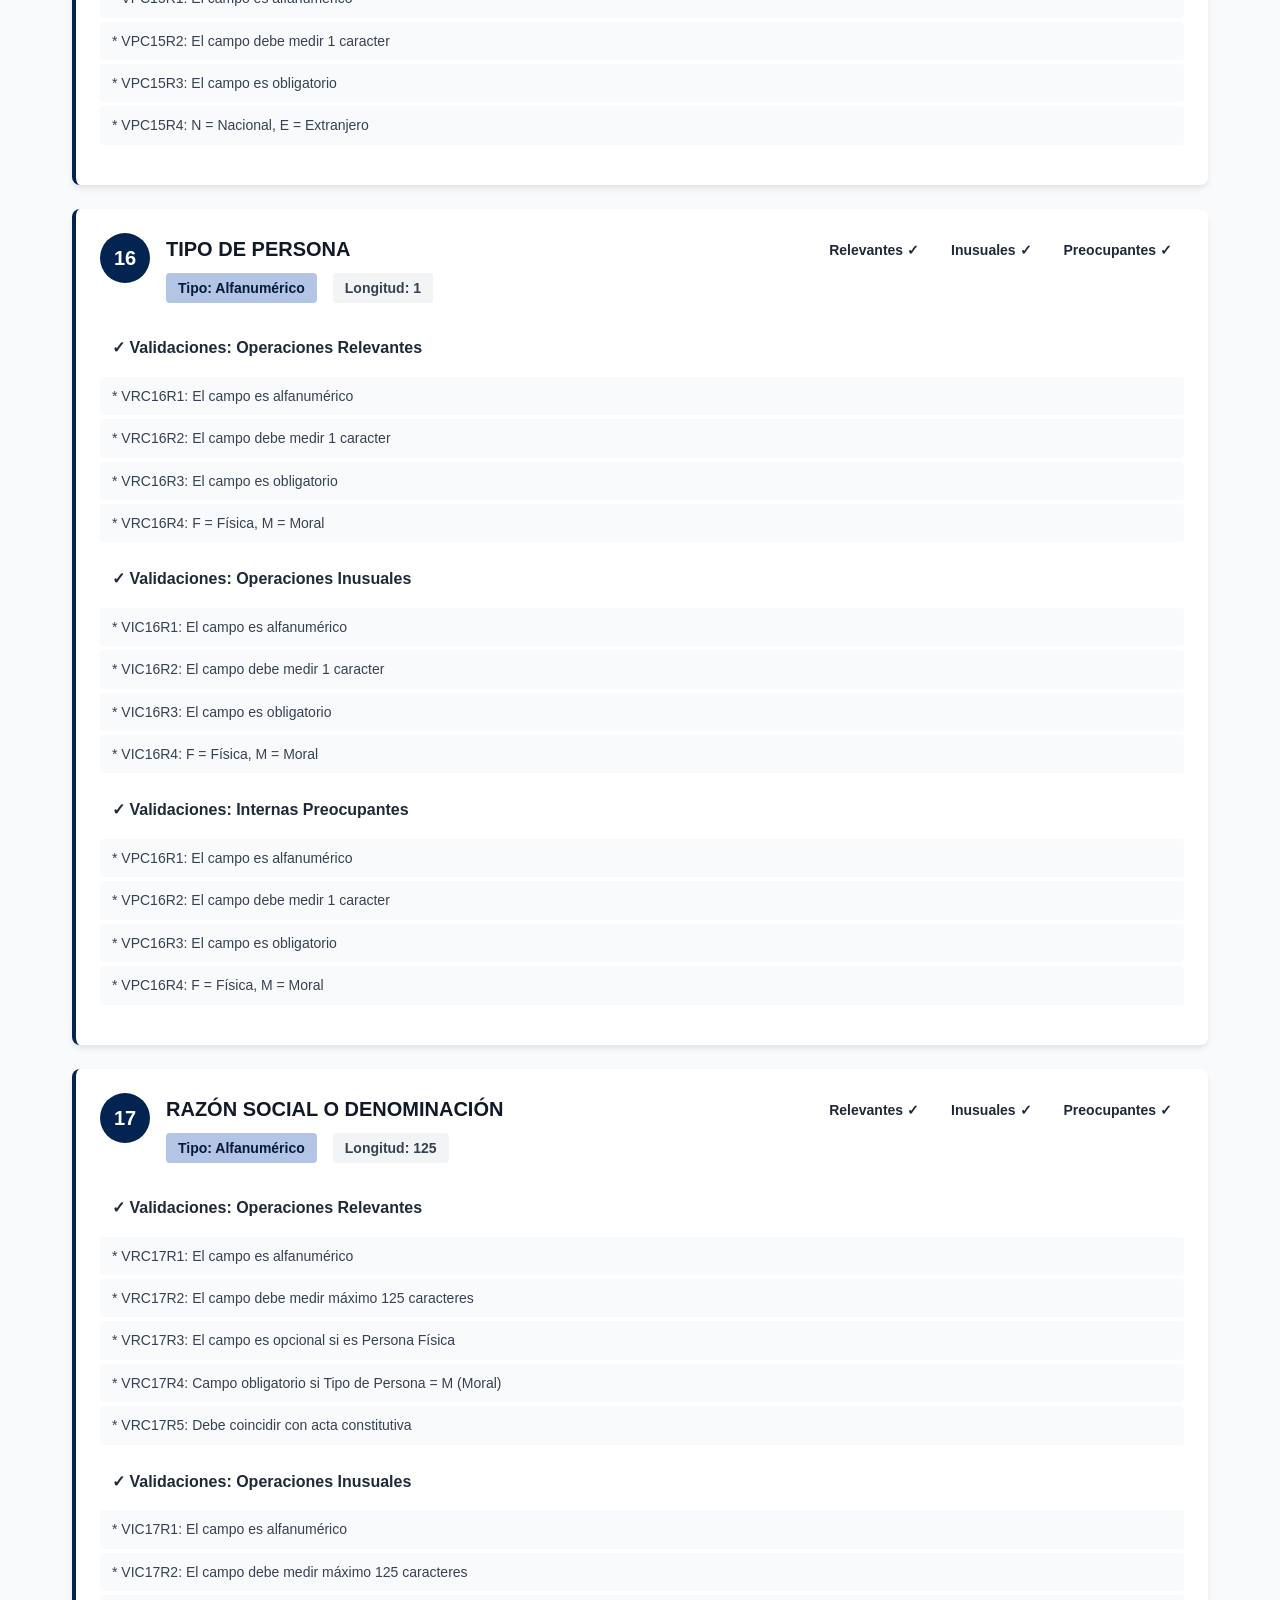
<file: layout-reportes-pld.html>
<!DOCTYPE html>
<html lang="es-MX">
<head>
  <meta charset="UTF-8">
  <meta name="viewport" content="width=device-width, initial-scale=1.0">

  <!-- Primary Meta Tags -->
  <title>Layout Completo Reportes PLD/FT | 36 Campos CNBV</title>
  <meta name="description" content="Guía completa campo por campo del layout oficial CNBV para reportes de Operaciones Relevantes, Inusuales e Internas Preocupantes. Validaciones y ejemplos.">
  <meta name="keywords" content="layout CNBV, formato reportes PLD, operaciones relevantes, operaciones inusuales, internas preocupantes, 36 columnas PLD">

  <!-- Canonical URL -->
  <link rel="canonical" href="https://sofomes.com/layout-reportes-pld">

  <!-- Stylesheet -->
  <link rel="stylesheet" href="assets/css/main.css">

  <style>
    .layout-filters {
      display: flex;
      gap: 1rem;
      margin: 2rem 0;
      flex-wrap: wrap;
      justify-content: center;
    }

    .filter-btn {
      padding: 0.75rem 1.5rem;
      border: 2px solid var(--primary-600);
      background: white;
      color: var(--primary-600);
      border-radius: var(--border-radius);
      font-weight: 600;
      cursor: pointer;
      transition: all 0.2s;
    }

    .filter-btn:hover {
      background: var(--primary-50);
    }

    .filter-btn.active {
      background: var(--primary-600);
      color: white;
    }

    .field-card {
      background: white;
      border-radius: var(--border-radius);
      padding: 1.5rem;
      margin-bottom: 1.5rem;
      box-shadow: var(--shadow-md);
      border-left: 4px solid var(--primary-600);
    }

    .field-card.hidden {
      display: none;
    }

    .field-header {
      display: flex;
      align-items: start;
      justify-content: space-between;
      margin-bottom: 1rem;
      gap: 1rem;
      flex-wrap: wrap;
    }

    .field-number {
      background: var(--primary-600);
      color: white;
      width: 50px;
      height: 50px;
      border-radius: 50%;
      display: flex;
      align-items: center;
      justify-content: center;
      font-weight: 700;
      font-size: 1.25rem;
      flex-shrink: 0;
    }

    .field-title-area {
      flex: 1;
    }

    .field-name {
      font-size: 1.25rem;
      font-weight: 700;
      color: var(--neutral-900);
      margin-bottom: 0.5rem;
    }

    .field-meta {
      display: flex;
      gap: 1rem;
      flex-wrap: wrap;
    }

    .meta-badge {
      padding: 0.25rem 0.75rem;
      border-radius: 4px;
      font-size: 0.875rem;
      font-weight: 600;
    }

    .meta-type {
      background: var(--primary-100);
      color: var(--primary-700);
    }

    .meta-length {
      background: var(--neutral-100);
      color: var(--neutral-700);
    }

    .report-tags {
      display: flex;
      gap: 0.5rem;
      flex-wrap: wrap;
    }

    .tag {
      padding: 0.375rem 0.75rem;
      border-radius: 20px;
      font-size: 0.875rem;
      font-weight: 600;
    }

    .tag-ros {
      background: var(--success-100);
      color: var(--success-700);
    }

    .tag-roin {
      background: var(--warning-100);
      color: var(--warning-700);
    }

    .tag-roip {
      background: var(--danger-100);
      color: var(--danger-700);
    }

    .tag-null {
      background: var(--neutral-100);
      color: var(--neutral-500);
      text-decoration: line-through;
    }

    .validations-section {
      margin-top: 1.5rem;
    }

    .validation-group {
      margin-bottom: 1rem;
    }

    .validation-group-title {
      font-weight: 700;
      margin-bottom: 0.5rem;
      padding: 0.5rem 0.75rem;
      border-radius: 4px;
    }

    .validation-group-title.ros {
      background: var(--success-50);
      color: var(--success-700);
    }

    .validation-group-title.roin {
      background: var(--warning-50);
      color: var(--warning-700);
    }

    .validation-group-title.roip {
      background: var(--danger-50);
      color: var(--danger-700);
    }

    .validation-list {
      list-style: none;
      padding: 0;
      margin: 0.5rem 0 0 0;
    }

    .validation-list li {
      padding: 0.5rem 0.75rem;
      margin: 0.25rem 0;
      background: var(--neutral-50);
      border-radius: 4px;
      font-size: 0.875rem;
      line-height: 1.6;
    }

    .validation-list li strong {
      color: var(--primary-600);
    }

    .search-box {
      max-width: 600px;
      margin: 2rem auto;
    }

    .search-input {
      width: 100%;
      padding: 1rem;
      border: 2px solid var(--neutral-300);
      border-radius: var(--border-radius);
      font-size: 1rem;
    }

    .search-input:focus {
      outline: none;
      border-color: var(--primary-600);
    }

    .stats-grid {
      display: grid;
      grid-template-columns: repeat(auto-fit, minmax(200px, 1fr));
      gap: 1rem;
      margin: 2rem 0;
    }

    .stat-card {
      text-align: center;
      padding: 1.5rem;
      background: white;
      border-radius: var(--border-radius);
      box-shadow: var(--shadow-sm);
    }

    .stat-number {
      font-size: 2.5rem;
      font-weight: 700;
      color: var(--primary-600);
    }

    .stat-label {
      font-size: 0.875rem;
      color: var(--neutral-600);
      margin-top: 0.5rem;
    }

    .legend {
      background: var(--neutral-50);
      padding: 1.5rem;
      border-radius: var(--border-radius);
      margin: 2rem 0;
    }

    .legend-title {
      font-weight: 700;
      margin-bottom: 1rem;
    }

    .legend-items {
      display: flex;
      gap: 2rem;
      flex-wrap: wrap;
    }

    .legend-item {
      display: flex;
      align-items: center;
      gap: 0.5rem;
    }

    @media (max-width: 768px) {
      .field-header {
        flex-direction: column;
      }

      .filter-btn {
        width: 100%;
      }
    }
  </style>

  <!-- Código de instalación Cliengo para sofomes.com -->
  <script type="text/javascript">
    (function () {
      var ldk = document.createElement('script');
      ldk.type = 'text/javascript';
      ldk.async = true;
      ldk.src = 'https://s.cliengo.com/weboptimizer/62503ed1004881002a965901/690164685f597226ae0e7119.js?platform=onboarding_modular';
      var s = document.getElementsByTagName('script')[0]; s.parentNode.insertBefore(ldk, s);
    })();
  </script>
</head>
<body>

  <!-- Navigation -->
  <nav class="nav">
    <div class="container">
      <div class="nav-brand">
        <a href="index.html">SOFOMES.COM</a>
      </div>
      <div class="nav-menu">
        <a href="index.html">Inicio</a>
        <a href="lista-sofomes-mexico.html">Directorio</a>
        <a href="catalogos-rips-f36.html">Catálogos RIPS F36</a>
        <a href="reportes-regulatorios-cnbv.html">Reportes Regulatorios</a>
        <a href="layout-reportes-pld.html" class="active">Layout 36 Campos</a>
      </div>
    </div>
  </nav>

  <!-- Hero Section -->
  <section class="hero" style="padding: 4rem 0;">
    <div class="container">
      <h1 class="hero-title" style="text-align: center; font-size: 2.5rem;">
        📋 Layout Completo: 36 Campos PLD/FT
      </h1>
      <p class="hero-subtitle" style="text-align: center; max-width: 900px; margin: 1rem auto;">
        Guía detallada campo por campo del formato oficial CNBV para reportes de Operaciones Relevantes, Operaciones Inusuales e Internas Preocupantes. Incluye validaciones, tipos de dato y qué información capturar en cada campo.
      </p>
    </div>
  </section>

  <!-- Stats -->
  <section class="section" style="padding-top: 0;">
    <div class="container">
      <div class="stats-grid">
        <div class="stat-card">
          <div class="stat-number">36</div>
          <div class="stat-label">Campos Totales</div>
        </div>
        <div class="stat-card">
          <div class="stat-number">28</div>
          <div class="stat-label">Operaciones Relevantes</div>
        </div>
        <div class="stat-card">
          <div class="stat-number">36</div>
          <div class="stat-label">Operaciones Inusuales</div>
        </div>
        <div class="stat-card">
          <div class="stat-number">36</div>
          <div class="stat-label">Internas Preocupantes</div>
        </div>
      </div>

      <!-- Legend -->
      <div class="legend">
        <div class="legend-title">Leyenda de Tipos de Reporte:</div>
        <div class="legend-items">
          <div class="legend-item">
            <span class="tag tag-ros">Relevantes</span>
            <span>Operaciones Relevantes (≥ $7,500 USD)</span>
          </div>
          <div class="legend-item">
            <span class="tag tag-roin">Inusuales</span>
            <span>Operaciones Inusuales (Perfil transaccional)</span>
          </div>
          <div class="legend-item">
            <span class="tag tag-roip">Preocupantes</span>
            <span>Operaciones Internas Preocupantes (Sospecha LD/FT - buzón de denuncias)</span>
          </div>
        </div>
      </div>
    </div>
  </section>

  <!-- Filters and Search -->
  <section class="section" style="background: var(--neutral-50); padding: 2rem 0;">
    <div class="container">
      <div class="search-box">
        <input
          type="text"
          id="searchInput"
          class="search-input"
          placeholder="🔍 Buscar campo por nombre o número..."
        >
      </div>

      <div class="layout-filters">
        <button class="filter-btn active" data-filter="all">
          Todos los Campos (36)
        </button>
        <button class="filter-btn" data-filter="ros">
          Operaciones Relevantes (28)
        </button>
        <button class="filter-btn" data-filter="roin">
          Operaciones Inusuales (36)
        </button>
        <button class="filter-btn" data-filter="roip">
          Internas Preocupantes (36)
        </button>
      </div>
    </div>
  </section>

  <!-- Fields Layout -->
  <section class="section">
    <div class="container">
      <div id="fieldsContainer">
        <!-- Fields will be injected here by JavaScript -->
      </div>
    </div>
  </section>

  <!-- CTA Catálogos -->
  <section class="section" style="background: var(--primary-50);">
    <div class="container" style="text-align: center;">
      <h2 class="section-title">¿Necesitas los Catálogos para Llenar los Reportes?</h2>
      <p class="section-subtitle" style="max-width: 700px; margin: 0 auto 2rem;">
        Consulta los catálogos oficiales CNBV necesarios: Actividad Económica, Localidades, Monedas, Instrumentos Monetarios.
      </p>
      <a href="catalogos-rips-f36.html" class="btn btn-primary btn-lg">
        📚 Ver Catálogos RIPS F36
      </a>
    </div>
  </section>

  <!-- Footer -->
  <footer class="footer">
    <div class="container">
      <div class="footer-grid">
        <div class="footer-col">
          <h4>SOFOMES.COM</h4>
          <p>
            Directorio completo de SOFOMes en operación en México. Información verificable, datos reales.
          </p>
          <p style="margin-top: 1rem">
            <strong>Fuente:</strong> CONDUSEF SIPRES | CNBV
          </p>
        </div>

        <div class="footer-col">
          <h4>Navegación</h4>
          <ul class="footer-links">
            <li><a href="index.html">Inicio</a></li>
            <li><a href="lista-sofomes-mexico.html">Directorio SOFOMes</a></li>
            <li><a href="catalogos-rips-f36.html">Catálogos RIPS F36</a></li>
            <li><a href="reportes-regulatorios-cnbv.html">Reportes Regulatorios</a></li>
            <li><a href="layout-reportes-pld.html">Layout 36 Campos</a></li>
          </ul>
        </div>

        <div class="footer-col">
          <h4>Reportes PLD/FT</h4>
          <ul class="footer-links">
            <li><a href="reportes-regulatorios-cnbv.html">Operaciones Relevantes</a></li>
            <li><a href="reportes-regulatorios-cnbv.html">Operaciones Inusuales</a></li>
            <li><a href="reportes-regulatorios-cnbv.html">Internas Preocupantes</a></li>
            <li><a href="layout-reportes-pld.html">Layout Completo 36 Campos</a></li>
          </ul>
        </div>

        <div class="footer-col">
          <h4>Legal y Compliance</h4>
          <ul class="footer-links">
            <li><a href="https://www.condusef.gob.mx" target="_blank">CONDUSEF</a></li>
            <li><a href="https://www.cnbv.gob.mx" target="_blank">CNBV</a></li>
            <li><a href="https://www.gob.mx/uif" target="_blank">UIF</a></li>
          </ul>
        </div>
      </div>

      <div class="footer-bottom">
        <div class="footer-copyright">
          <p>
            &copy; <span class="current-year"></span> SOFOMES.COM - Todos los derechos reservados.<br>
            Datos: <a href="https://www.condusef.gob.mx" target="_blank">CONDUSEF SIPRES</a> |
            <a href="https://www.cnbv.gob.mx" target="_blank">CNBV</a>
          </p>
        </div>
      </div>
    </div>
  </footer>

  <script>
    // Fields data
    const fieldsData = [
      {
        "columna": "1",
        "descripcion": "TIPO DE REPORTE",
        "tipo": "Alfanumérico",
        "longitud": "1",
        "validaciones_ros": ["* VRC1R1: El campo es alfanumérico", "* VRC1R2 El campo debe medir 1 caracter", "* VRC1R3: El campo es obligatorio", "* VRC1R5: El dato debe ser igual a 1", "* VRC1R4: El archivo debe de contener únicamente operaciones del tipo de reporte 1"],
        "validaciones_roin": ["* VIC1R1: El campo es alfanumérico", "* VIC1R2: El campo debe medir 1 caracter", "* VIC1R3: El campo es obligatorio", "* VIC1R5: El dato debe ser igual a 2", "* VIC1R4: El archivo debe de contener únicamente operaciones del tipo de reporte 2"],
        "validaciones_roip": ["* VPC1R1: El campo alfanumérico", "* VPC1R2: El campo debe medir 1 caracter", "* VPC1R3: El campo es obligatorio", "* VPC1R5 El dato debe ser igual a 3", "* VPC1R4. El archivo debe de contener únicamente operaciones del tipo de reporte 3"]
      },
      {
        "columna": "2",
        "descripcion": "PERIODO DEL REPORTE",
        "tipo": "Numérico",
        "longitud": "6 (Relevantes) / 8 (Inusuales, Preocupantes)",
        "validaciones_ros": ["* VRC2R1: El campo es numérico", "* VRC2R2: El campo debe medir 6 caracteres", "* VRC2R3: El campo es obligatorio", "* VRC2R4: Formato AAAAMM", "* VRC2R5: Únicamente podrá existir un período por archivo", "* VRC2R6: Sólo se recibe el período vigente y/o anterior. No posteriores"],
        "validaciones_roin": ["* VIC2R1: El campo es numérico", "* VIC2R2: El campo debe medir 8 caracteres", "* VIC2R3: El campo es obligatorio", "* VIC2R4: Formato AAAAMMDD"],
        "validaciones_roip": ["* VPC2R1: El campo es numérico", "* VPC2R2: El campo debe medir 8 caracteres", "* VPC2R3: El campo es obligatorio", "* VPC2R4: Formato AAAAMMDD"]
      },
      {
        "columna": "3",
        "descripcion": "FOLIO",
        "tipo": "Alfanumérico",
        "longitud": "6",
        "validaciones_ros": ["* VRC3R1: El campo es alfanumérico", "* VRC3R2: El campo debe medir 6 caracteres", "* VRC3R3: El campo es obligatorio", "* VRC3R4: El campo debe de ser de 6 números", "* VRC3R5: El consecutivo debe iniciar en 000001 y se incrementará en 1 por cada operación principal que se reporte dentro de un mismo archivo"],
        "validaciones_roin": ["* VIC3R1: El campo es alfanumérico", "* VIC3R2: El campo debe medir 6 caracteres", "* VIC3R3: El campo es obligatorio", "* VIC3R5: El consecutivo deberá iniciar en 000001 y se incrementará en 1 por cada operación principal que se reporte dentro de un mismo archivo"],
        "validaciones_roip": ["* VPC3R1: El campo es alfanumérico", "* VPC3R2: El campo debe medir 6 caracteres", "* VPC3R3: El campo es obligatorio", "* VPC3R4: El campo debe de ser de 6 números", "* VPC3R5: El consecutivo deberá iniciar en 000001 y se incrementará en 1 por cada operación principal que se reporte dentro de un mismo archivo"]
      },
      {
        "columna": "4",
        "descripcion": "ORGANO SUPERVISOR",
        "tipo": "Alfanumérico",
        "longitud": "6",
        "validaciones_ros": ["* VRC4R1: El campo es alfanumérico", "* VRC4R2: El campo debe medir 6 caracteres", "* VRC4R3: El campo es obligatorio", "* VRC4R4: Debe de usar la clave correspondiente según el órgano supervisor", "* VRC4R5: Para SOFOMes ENR debe ser: 160000"],
        "validaciones_roin": ["* VIC4R1: El campo es alfanumérico", "* VIC4R2: El campo debe medir 6 caracteres", "* VIC4R3: El campo es obligatorio", "* VIC4R4: Debe de usar la clave correspondiente según el órgano supervisor", "* VIC4R5: Para SOFOMes ENR debe ser: 160000"],
        "validaciones_roip": ["* VPC4R1: El campo es alfanumérico", "* VPC4R2: El campo debe medir 6 caracteres", "* VPC4R3: El campo es obligatorio", "* VPC4R4: Debe de usar la clave correspondiente según el órgano supervisor", "* VPC4R5: Para SOFOMes ENR debe ser: 160000"]
      },
      {
        "columna": "5",
        "descripcion": "CLAVE O NÚMERO DE REGISTRO DEL SUJETO OBLIGADO",
        "tipo": "Alfanumérico",
        "longitud": "7",
        "validaciones_ros": ["* VRC5R1: El campo es alfanumérico", "* VRC5R2: El campo debe medir 7 caracteres", "* VRC5R3: El campo es obligatorio", "* VRC5R4: Debe corresponder a la clave de registro ante CONDUSEF"],
        "validaciones_roin": ["* VIC5R1: El campo es alfanumérico", "* VIC5R2: El campo debe medir 7 caracteres", "* VIC5R3: El campo es obligatorio", "* VIC5R4: Debe corresponder a la clave de registro ante CONDUSEF"],
        "validaciones_roip": ["* VPC5R1: El campo es alfanumérico", "* VPC5R2: El campo debe medir 7 caracteres", "* VPC5R3: El campo es obligatorio", "* VPC5R4: Debe corresponder a la clave de registro ante CONDUSEF"]
      },
      {
        "columna": "6",
        "descripcion": "LOCALIDAD",
        "tipo": "Alfanumérico",
        "longitud": "8",
        "validaciones_ros": ["* VRC6R1: El campo es alfanumérico", "* VRC6R2: El campo debe medir 8 caracteres", "* VRC6R3: El campo es obligatorio", "* VRC6R4: Debe existir en el catálogo de localidades CNBV"],
        "validaciones_roin": ["* VIC6R1: El campo es alfanumérico", "* VIC6R2: El campo debe medir 8 caracteres", "* VIC6R3: El campo es obligatorio", "* VIC6R4: Debe existir en el catálogo de localidades CNBV"],
        "validaciones_roip": ["* VPC6R1: El campo es alfanumérico", "* VPC6R2: El campo debe medir 8 caracteres", "* VPC6R3: El campo es obligatorio", "* VPC6R4: Debe existir en el catálogo de localidades CNBV"]
      },
      {
        "columna": "7",
        "descripcion": "CÓDIGO POSTAL DE LA SUCURSAL",
        "tipo": "Alfanumérico",
        "longitud": "5",
        "validaciones_ros": ["* VRC7R1: El campo es alfanumérico", "* VRC7R2: El campo debe medir 5 caracteres", "* VRC7R3: El campo es obligatorio", "* VRC7R4: Debe ser un código postal válido de México"],
        "validaciones_roin": ["* VIC7R1: El campo es alfanumérico", "* VIC7R2: El campo debe medir 5 caracteres", "* VIC7R3: El campo es obligatorio", "* VIC7R4: Debe ser un código postal válido de México"],
        "validaciones_roip": ["* VPC7R1: El campo es alfanumérico", "* VPC7R2: El campo debe medir 5 caracteres", "* VPC7R3: El campo es obligatorio", "* VPC7R4: Debe ser un código postal válido de México"]
      },
      {
        "columna": "8",
        "descripcion": "TIPO DE OPERACIÓN",
        "tipo": "Alfanumérico",
        "longitud": "2",
        "validaciones_ros": ["* VRC8R1: El campo es alfanumérico", "* VRC8R2: El campo debe medir 2 caracteres", "* VRC8R3: El campo es obligatorio", "* VRC8R4: Debe existir en el catálogo de tipo de operación CNBV", "* VRC8R5: Ejemplos: 01=Crédito, 02=Arrendamiento, 03=Factoraje"],
        "validaciones_roin": ["* VIC8R1: El campo es alfanumérico", "* VIC8R2: El campo debe medir 2 caracteres", "* VIC8R3: El campo es obligatorio", "* VIC8R4: Debe existir en el catálogo de tipo de operación CNBV"],
        "validaciones_roip": ["* VPC8R1: El campo es alfanumérico", "* VPC8R2: El campo debe medir 2 caracteres", "* VPC8R3: El campo es obligatorio", "* VPC8R4: Debe existir en el catálogo de tipo de operación CNBV"]
      },
      {
        "columna": "9",
        "descripcion": "INSTRUMENTO MONETARIO",
        "tipo": "Alfanumérico",
        "longitud": "2",
        "validaciones_ros": ["* VRC9R1: El campo es alfanumérico", "* VRC9R2: El campo debe medir 2 caracteres", "* VRC9R3: El campo es obligatorio", "* VRC9R4: Debe existir en el catálogo de instrumentos monetarios CNBV", "* VRC9R5: Ejemplos: 01=Efectivo, 03=Transferencia, 10=Cheque"],
        "validaciones_roin": ["* VIC9R1: El campo es alfanumérico", "* VIC9R2: El campo debe medir 2 caracteres", "* VIC9R3: El campo es obligatorio", "* VIC9R4: Debe existir en el catálogo de instrumentos monetarios CNBV"],
        "validaciones_roip": ["* VPC9R1: El campo es alfanumérico", "* VPC9R2: El campo debe medir 2 caracteres", "* VPC9R3: El campo es obligatorio", "* VPC9R4: Debe existir en el catálogo de instrumentos monetarios CNBV"]
      },
      {
        "columna": "10",
        "descripcion": "NÚMERO DE CUENTA CONTRATO U OPERACIÓN",
        "tipo": "Alfanumérico",
        "longitud": "16",
        "validaciones_ros": ["* VRC10R1: El campo es alfanumérico", "* VRC10R2: El campo debe medir máximo 16 caracteres", "* VRC10R3: El campo es obligatorio", "* VRC10R4: Debe ser el número de cuenta o contrato del cliente"],
        "validaciones_roin": ["* VIC10R1: El campo es alfanumérico", "* VIC10R2: El campo debe medir máximo 16 caracteres", "* VIC10R3: El campo es obligatorio", "* VIC10R4: Debe ser el número de cuenta o contrato del cliente"],
        "validaciones_roip": ["* VPC10R1: El campo es alfanumérico", "* VPC10R2: El campo debe medir máximo 16 caracteres", "* VPC10R3: El campo es obligatorio", "* VPC10R4: Debe ser el número de cuenta o contrato del cliente"]
      },
      {
        "columna": "11",
        "descripcion": "MONTO",
        "tipo": "Numérico",
        "longitud": "17",
        "validaciones_ros": ["* VRC11R1: El campo es numérico", "* VRC11R2: El campo debe medir máximo 17 caracteres (con 2 decimales)", "* VRC11R3: El campo es obligatorio", "* VRC11R4: Debe ser mayor o igual al umbral de $7,500 USD o equivalente", "* VRC11R5: Formato: 999999999999999.99"],
        "validaciones_roin": ["* VIC11R1: El campo es numérico", "* VIC11R2: El campo debe medir máximo 17 caracteres (con 2 decimales)", "* VIC11R3: El campo es obligatorio", "* VIC11R4: Formato: 999999999999999.99"],
        "validaciones_roip": ["* VPC11R1: El campo es numérico", "* VPC11R2: El campo debe medir máximo 17 caracteres (con 2 decimales)", "* VPC11R3: El campo es obligatorio", "* VPC11R4: Formato: 999999999999999.99"]
      },
      {
        "columna": "12",
        "descripcion": "MONEDA",
        "tipo": "Alfanumérico",
        "longitud": "3",
        "validaciones_ros": ["* VRC12R1: El campo es alfanumérico", "* VRC12R2: El campo debe medir 3 caracteres", "* VRC12R3: El campo es obligatorio", "* VRC12R4: Debe existir en el catálogo de monedas CNBV (ISO 4217)", "* VRC12R5: Ejemplos: MXN, USD, EUR"],
        "validaciones_roin": ["* VIC12R1: El campo es alfanumérico", "* VIC12R2: El campo debe medir 3 caracteres", "* VIC12R3: El campo es obligatorio", "* VIC12R4: Debe existir en el catálogo de monedas CNBV (ISO 4217)"],
        "validaciones_roip": ["* VPC12R1: El campo es alfanumérico", "* VPC12R2: El campo debe medir 3 caracteres", "* VPC12R3: El campo es obligatorio", "* VPC12R4: Debe existir en el catálogo de monedas CNBV (ISO 4217)"]
      },
      {
        "columna": "13",
        "descripcion": "FECHA DE LA OPERACIÓN",
        "tipo": "Numérico",
        "longitud": "8",
        "validaciones_ros": ["* VRC13R1: El campo es numérico", "* VRC13R2: El campo debe medir 8 caracteres", "* VRC13R3: El campo es obligatorio", "* VRC13R4: Formato AAAAMMDD", "* VRC13R5: La fecha debe estar dentro del período reportado"],
        "validaciones_roin": ["* VIC13R1: El campo es numérico", "* VIC13R2: El campo debe medir 8 caracteres", "* VIC13R3: El campo es obligatorio", "* VIC13R4: Formato AAAAMMDD"],
        "validaciones_roip": ["* VPC13R1: El campo es numérico", "* VPC13R2: El campo debe medir 8 caracteres", "* VPC13R3: El campo es obligatorio", "* VPC13R4: Formato AAAAMMDD"]
      },
      {
        "columna": "14",
        "descripcion": "FECHA DE DETECCIÓN DE LA OPERACIÓN*",
        "tipo": "Numérico",
        "longitud": "8",
        "validaciones_ros": ["* VRC14R1: El campo debe ser nulo (NO aplica para Operaciones Relevantes)"],
        "validaciones_roin": ["* VIC14R1: El campo es numérico", "* VIC14R2: El campo debe medir 8 caracteres", "* VIC14R3: El campo es obligatorio", "* VIC14R4: Formato AAAAMMDD", "* VIC14R5: Fecha en que el sistema o analista detectó la operación inusual"],
        "validaciones_roip": ["* VPC14R1: El campo es numérico", "* VPC14R2: El campo debe medir 8 caracteres", "* VPC14R3: El campo es obligatorio", "* VPC14R4: Formato AAAAMMDD", "* VPC14R5: Fecha en que se detectó la operación preocupante"]
      },
      {
        "columna": "15",
        "descripcion": "NACIONALIDAD",
        "tipo": "Alfanumérico",
        "longitud": "1",
        "validaciones_ros": ["* VRC15R1: El campo es alfanumérico", "* VRC15R2: El campo debe medir 1 caracter", "* VRC15R3: El campo es obligatorio", "* VRC15R4: N = Nacional, E = Extranjero"],
        "validaciones_roin": ["* VIC15R1: El campo es alfanumérico", "* VIC15R2: El campo debe medir 1 caracter", "* VIC15R3: El campo es obligatorio", "* VIC15R4: N = Nacional, E = Extranjero"],
        "validaciones_roip": ["* VPC15R1: El campo es alfanumérico", "* VPC15R2: El campo debe medir 1 caracter", "* VPC15R3: El campo es obligatorio", "* VPC15R4: N = Nacional, E = Extranjero"]
      },
      {
        "columna": "16",
        "descripcion": "TIPO DE PERSONA",
        "tipo": "Alfanumérico",
        "longitud": "1",
        "validaciones_ros": ["* VRC16R1: El campo es alfanumérico", "* VRC16R2: El campo debe medir 1 caracter", "* VRC16R3: El campo es obligatorio", "* VRC16R4: F = Física, M = Moral"],
        "validaciones_roin": ["* VIC16R1: El campo es alfanumérico", "* VIC16R2: El campo debe medir 1 caracter", "* VIC16R3: El campo es obligatorio", "* VIC16R4: F = Física, M = Moral"],
        "validaciones_roip": ["* VPC16R1: El campo es alfanumérico", "* VPC16R2: El campo debe medir 1 caracter", "* VPC16R3: El campo es obligatorio", "* VPC16R4: F = Física, M = Moral"]
      },
      {
        "columna": "17",
        "descripcion": "RAZÓN SOCIAL O DENOMINACIÓN",
        "tipo": "Alfanumérico",
        "longitud": "125",
        "validaciones_ros": ["* VRC17R1: El campo es alfanumérico", "* VRC17R2: El campo debe medir máximo 125 caracteres", "* VRC17R3: El campo es opcional si es Persona Física", "* VRC17R4: Campo obligatorio si Tipo de Persona = M (Moral)", "* VRC17R5: Debe coincidir con acta constitutiva"],
        "validaciones_roin": ["* VIC17R1: El campo es alfanumérico", "* VIC17R2: El campo debe medir máximo 125 caracteres", "* VIC17R3: El campo es opcional si es Persona Física", "* VIC17R4: Campo obligatorio si Tipo de Persona = M (Moral)"],
        "validaciones_roip": ["* VPC17R1: El campo es alfanumérico", "* VPC17R2: El campo debe medir máximo 125 caracteres", "* VPC17R3: El campo es opcional si es Persona Física", "* VPC17R4: Campo obligatorio si Tipo de Persona = M (Moral)"]
      },
      {
        "columna": "18",
        "descripcion": "NOMBRE",
        "tipo": "Alfanumérico",
        "longitud": "60",
        "validaciones_ros": ["* VRC18R1: El campo es alfanumérico", "* VRC18R2: El campo debe medir máximo 60 caracteres", "* VRC18R3: El campo es obligatorio si Tipo de Persona = F (Física)", "* VRC18R4: Debe coincidir con identificación oficial"],
        "validaciones_roin": ["* VIC18R1: El campo es alfanumérico", "* VIC18R2: El campo debe medir máximo 60 caracteres", "* VIC18R3: El campo es obligatorio si Tipo de Persona = F (Física)"],
        "validaciones_roip": ["* VPC18R1: El campo es alfanumérico", "* VPC18R2: El campo debe medir máximo 60 caracteres", "* VPC18R3: El campo es obligatorio si Tipo de Persona = F (Física)"]
      },
      {
        "columna": "19",
        "descripcion": "APELLIDO PATERNO",
        "tipo": "Alfanumérico",
        "longitud": "60",
        "validaciones_ros": ["* VRC19R1: El campo es alfanumérico", "* VRC19R2: El campo debe medir máximo 60 caracteres", "* VRC19R3: El campo es obligatorio si Tipo de Persona = F (Física)", "* VRC19R4: Debe coincidir con identificación oficial"],
        "validaciones_roin": ["* VIC19R1: El campo es alfanumérico", "* VIC19R2: El campo debe medir máximo 60 caracteres", "* VIC19R3: El campo es obligatorio si Tipo de Persona = F (Física)"],
        "validaciones_roip": ["* VPC19R1: El campo es alfanumérico", "* VPC19R2: El campo debe medir máximo 60 caracteres", "* VPC19R3: El campo es obligatorio si Tipo de Persona = F (Física)"]
      },
      {
        "columna": "20",
        "descripcion": "APELLIDO MATERNO",
        "tipo": "Alfanumérico",
        "longitud": "30",
        "validaciones_ros": ["* VRC20R1: El campo es alfanumérico", "* VRC20R2: El campo debe medir máximo 30 caracteres", "* VRC20R3: El campo es opcional para Personas Físicas", "* VRC20R4: Debe coincidir con identificación oficial"],
        "validaciones_roin": ["* VIC20R1: El campo es alfanumérico", "* VIC20R2: El campo debe medir máximo 30 caracteres", "* VIC20R3: El campo es opcional para Personas Físicas"],
        "validaciones_roip": ["* VPC20R1: El campo es alfanumérico", "* VPC20R2: El campo debe medir máximo 30 caracteres", "* VPC20R3: El campo es opcional para Personas Físicas"]
      },
      {
        "columna": "21",
        "descripcion": "RFC",
        "tipo": "Alfanumérico",
        "longitud": "13",
        "validaciones_ros": ["* VRC21R1: El campo es alfanumérico", "* VRC21R2: El campo debe medir 13 caracteres para PF o 12 para PM", "* VRC21R3: El campo es obligatorio", "* VRC21R4: Debe tener formato válido de RFC México", "* VRC21R5: Si es extranjero sin RFC usar: XEXX010101000"],
        "validaciones_roin": ["* VIC21R1: El campo es alfanumérico", "* VIC21R2: El campo debe medir 13 caracteres para PF o 12 para PM", "* VIC21R3: El campo es obligatorio", "* VIC21R4: Debe tener formato válido de RFC México"],
        "validaciones_roip": ["* VPC21R1: El campo es alfanumérico", "* VPC21R2: El campo debe medir 13 caracteres para PF o 12 para PM", "* VPC21R3: El campo es obligatorio", "* VPC21R4: Debe tener formato válido de RFC México"]
      },
      {
        "columna": "22",
        "descripcion": "CURP",
        "tipo": "Alfanumérico",
        "longitud": "18",
        "validaciones_ros": ["* VRC22R1: El campo es alfanumérico", "* VRC22R2: El campo debe medir 18 caracteres", "* VRC22R3: El campo es obligatorio si es Persona Física Nacional", "* VRC22R4: Debe tener formato válido de CURP"],
        "validaciones_roin": ["* VIC22R1: El campo es alfanumérico", "* VIC22R2: El campo debe medir 18 caracteres", "* VIC22R3: El campo es obligatorio si es Persona Física Nacional"],
        "validaciones_roip": ["* VPC22R1: El campo es alfanumérico", "* VPC22R2: El campo debe medir 18 caracteres", "* VPC22R3: El campo es obligatorio si es Persona Física Nacional"]
      },
      {
        "columna": "23",
        "descripcion": "FECHA DE NACIMIENTO O CONSTITUCIÓN",
        "tipo": "Numérico",
        "longitud": "8",
        "validaciones_ros": ["* VRC23R1: El campo es numérico", "* VRC23R2: El campo debe medir 8 caracteres", "* VRC23R3: El campo es obligatorio", "* VRC23R4: Formato AAAAMMDD", "* VRC23R5: Para PF: fecha de nacimiento. Para PM: fecha constitución"],
        "validaciones_roin": ["* VIC23R1: El campo es numérico", "* VIC23R2: El campo debe medir 8 caracteres", "* VIC23R3: El campo es obligatorio", "* VIC23R4: Formato AAAAMMDD"],
        "validaciones_roip": ["* VPC23R1: El campo es numérico", "* VPC23R2: El campo debe medir 8 caracteres", "* VPC23R3: El campo es obligatorio", "* VPC23R4: Formato AAAAMMDD"]
      },
      {
        "columna": "24",
        "descripcion": "DOMICILIO",
        "tipo": "Alfanumérico",
        "longitud": "60",
        "validaciones_ros": ["* VRC24R1: El campo es alfanumérico", "* VRC24R2: El campo debe medir máximo 60 caracteres", "* VRC24R3: El campo es obligatorio", "* VRC24R4: Incluir calle y número"],
        "validaciones_roin": ["* VIC24R1: El campo es alfanumérico", "* VIC24R2: El campo debe medir máximo 60 caracteres", "* VIC24R3: El campo es obligatorio"],
        "validaciones_roip": ["* VPC24R1: El campo es alfanumérico", "* VPC24R2: El campo debe medir máximo 60 caracteres", "* VPC24R3: El campo es obligatorio"]
      },
      {
        "columna": "25",
        "descripcion": "COLONIA",
        "tipo": "Alfanumérico",
        "longitud": "30",
        "validaciones_ros": ["* VRC25R1: El campo es alfanumérico", "* VRC25R2: El campo debe medir máximo 30 caracteres", "* VRC25R3: El campo es obligatorio"],
        "validaciones_roin": ["* VIC25R1: El campo es alfanumérico", "* VIC25R2: El campo debe medir máximo 30 caracteres", "* VIC25R3: El campo es obligatorio"],
        "validaciones_roip": ["* VPC25R1: El campo es alfanumérico", "* VPC25R2: El campo debe medir máximo 30 caracteres", "* VPC25R3: El campo es obligatorio"]
      },
      {
        "columna": "26",
        "descripcion": "CIUDAD O POBLACIÓN",
        "tipo": "Alfanumérico",
        "longitud": "8",
        "validaciones_ros": ["* VRC26R1: El campo es alfanumérico", "* VRC26R2: El campo debe medir 8 caracteres", "* VRC26R3: El campo es obligatorio", "* VRC26R4: Debe existir en el catálogo de localidades CNBV"],
        "validaciones_roin": ["* VIC26R1: El campo es alfanumérico", "* VIC26R2: El campo debe medir 8 caracteres", "* VIC26R3: El campo es obligatorio", "* VIC26R4: Debe existir en el catálogo de localidades CNBV"],
        "validaciones_roip": ["* VPC26R1: El campo es alfanumérico", "* VPC26R2: El campo debe medir 8 caracteres", "* VPC26R3: El campo es obligatorio", "* VPC26R4: Debe existir en el catálogo de localidades CNBV"]
      },
      {
        "columna": "27",
        "descripcion": "TELÉFONO",
        "tipo": "Alfanumérico",
        "longitud": "40",
        "validaciones_ros": ["* VRC27R1: El campo es alfanumérico", "* VRC27R2: El campo debe medir máximo 40 caracteres", "* VRC27R3: El campo es opcional", "* VRC27R4: Incluir lada si es de México"],
        "validaciones_roin": ["* VIC27R1: El campo es alfanumérico", "* VIC27R2: El campo debe medir máximo 40 caracteres", "* VIC27R3: El campo es opcional"],
        "validaciones_roip": ["* VPC27R1: El campo es alfanumérico", "* VPC27R2: El campo debe medir máximo 40 caracteres", "* VPC27R3: El campo es opcional"]
      },
      {
        "columna": "28",
        "descripcion": "ACTIVIDAD ECONOMICA",
        "tipo": "Alfanumérico",
        "longitud": "7",
        "validaciones_ros": ["* VRC28R1: El campo es alfanumérico", "* VRC28R2: El campo debe medir 7 caracteres", "* VRC28R3: El campo es obligatorio", "* VRC28R4: Debe existir en el catálogo de actividad económica CNBV (SCIAN)", "* VRC28R5: Usar nivel más específico disponible"],
        "validaciones_roin": ["* VIC28R1: El campo es alfanumérico", "* VIC28R2: El campo debe medir 7 caracteres", "* VIC28R3: El campo es obligatorio", "* VIC28R4: Debe existir en el catálogo de actividad económica CNBV (SCIAN)"],
        "validaciones_roip": ["* VPC28R1: El campo es alfanumérico", "* VPC28R2: El campo debe medir 7 caracteres", "* VPC28R3: El campo es obligatorio", "* VPC28R4: Debe existir en el catálogo de actividad económica CNBV (SCIAN)"]
      },
      {
        "columna": "29",
        "descripcion": "CONSECUTIVO DE CUENTAS Y/O PERSONAS RELACIONADAS*",
        "tipo": "Alfanumérico",
        "longitud": "2",
        "validaciones_ros": ["* VRC29R1: El campo debe de ser nulo (NO aplica para Operaciones Relevantes)"],
        "validaciones_roin": ["* VIC29R1: El campo es alfanumérico", "* VIC29R2: El campo debe medir 2 caracteres", "* VIC29R3: El campo es opcional", "* VIC29R4: Usar si hay cuentas o personas relacionadas con la operación inusual", "* VIC29R5: Iniciar en 01 por cada folio principal"],
        "validaciones_roip": ["* VPC29R1: El campo es alfanumérico", "* VPC29R2: El campo debe medir 2 caracteres", "* VPC29R3: El campo es opcional", "* VPC29R4: Usar si hay cuentas o personas relacionadas con la operación preocupante", "* VPC29R5: Iniciar en 01 por cada folio principal"]
      },
      {
        "columna": "30",
        "descripcion": "NÚMERO DE CUENTA CONTRATO OPERACIÓN, POLIZA O NÚMERO DE SEGURIDAD SOCIAL*",
        "tipo": "Alfanumérico",
        "longitud": "16",
        "validaciones_ros": ["* VRC30R1: El campo debe de ser nulo (NO aplica para Operaciones Relevantes)"],
        "validaciones_roin": ["* VIC30R1: El campo es alfanumérico", "* VIC30R2: El campo debe medir máximo 16 caracteres", "* VIC30R3: El campo es opcional", "* VIC30R4: Usar solo si Campo 29 tiene valor", "* VIC30R5: Cuenta o contrato de la persona relacionada"],
        "validaciones_roip": ["* VPC30R1: El campo es alfanumérico", "* VPC30R2: El campo debe medir máximo 16 caracteres", "* VPC30R3: El campo es opcional", "* VPC30R4: Usar solo si Campo 29 tiene valor"]
      },
      {
        "columna": "31",
        "descripcion": "CLAVE DEL SUJETO OBLIGADO*",
        "tipo": "Alfanumérico",
        "longitud": "7",
        "validaciones_ros": ["* VRC31R1: El campo debe de ser nulo (NO aplica para Operaciones Relevantes)"],
        "validaciones_roin": ["* VIC31R1: El campo es alfanumérico", "* VIC31R2: El campo debe medir 7 caracteres", "* VIC31R3: El campo es opcional", "* VIC31R4: Usar solo si Campo 29 tiene valor", "* VIC31R5: Clave CONDUSEF del sujeto obligado donde está la cuenta relacionada"],
        "validaciones_roip": ["* VPC31R1: El campo es alfanumérico", "* VPC31R2: El campo debe medir 7 caracteres", "* VPC31R3: El campo es opcional", "* VPC31R4: Usar solo si Campo 29 tiene valor"]
      },
      {
        "columna": "32",
        "descripcion": "NOMBRE DEL TITULAR DE LA CUENTA O DE LA PERSONA RELACIONADA*",
        "tipo": "Alfanumérico",
        "longitud": "60",
        "validaciones_ros": ["* VRC32R1: El campo debe de ser nulo (NO aplica para Operaciones Relevantes)"],
        "validaciones_roin": ["* VIC32R1: El campo es alfanumérico", "* VIC32R2: El campo debe medir máximo 60 caracteres", "* VIC32R3: El campo es opcional", "* VIC32R4: Usar solo si Campo 29 tiene valor", "* VIC32R5: Nombre de la persona relacionada"],
        "validaciones_roip": ["* VPC32R1: El campo es alfanumérico", "* VPC32R2: El campo debe medir máximo 60 caracteres", "* VPC32R3: El campo es opcional", "* VPC32R4: Usar solo si Campo 29 tiene valor"]
      },
      {
        "columna": "33",
        "descripcion": "APELLIDO PATERNO*",
        "tipo": "Alfanumérico",
        "longitud": "60",
        "validaciones_ros": ["* VRC33R1: El campo debe de ser nulo (NO aplica para Operaciones Relevantes)"],
        "validaciones_roin": ["* VIC33R1: El campo es alfanumérico", "* VIC33R2: El campo debe medir máximo 60 caracteres", "* VIC33R3: El campo es opcional", "* VIC33R4: Usar solo si Campo 29 tiene valor", "* VIC33R5: Apellido paterno de la persona relacionada"],
        "validaciones_roip": ["* VPC33R1: El campo es alfanumérico", "* VPC33R2: El campo debe medir máximo 60 caracteres", "* VPC33R3: El campo es opcional", "* VPC33R4: Usar solo si Campo 29 tiene valor"]
      },
      {
        "columna": "34",
        "descripcion": "APELLIDO MATERNO*",
        "tipo": "Alfanumérico",
        "longitud": "30",
        "validaciones_ros": ["* VRC34R1: El campo debe de ser nulo (NO aplica para Operaciones Relevantes)"],
        "validaciones_roin": ["* VIC34R1: El campo es alfanumérico", "* VIC34R2: El campo debe medir máximo 30 caracteres", "* VIC34R3: El campo es opcional", "* VIC34R4: Usar solo si Campo 29 tiene valor", "* VIC34R5: Apellido materno de la persona relacionada"],
        "validaciones_roip": ["* VPC34R1: El campo es alfanumérico", "* VPC34R2: El campo debe medir máximo 30 caracteres", "* VPC34R3: El campo es opcional", "* VPC34R4: Usar solo si Campo 29 tiene valor"]
      },
      {
        "columna": "35",
        "descripcion": "DESCRIPCIÓN DE LA OPERACIÓN*",
        "tipo": "Alfanumérico",
        "longitud": "4000",
        "validaciones_ros": ["* VRC35R1: El campo debe de ser nulo (NO aplica para Operaciones Relevantes)"],
        "validaciones_roin": ["* VIC35R1: El campo es alfanumérico", "* VIC35R2: El campo debe medir máximo 4000 caracteres", "* VIC35R3: El campo es OBLIGATORIO", "* VIC35R4: Describir la operación inusual de forma completa y estructurada", "* VIC35R5: Incluir: Prioridad, Conocimiento del cliente, Producto/servicio, Perfil transaccional"],
        "validaciones_roip": ["* VPC35R1: El campo es alfanumérico", "* VPC35R2: El campo debe medir máximo 4000 caracteres", "* VPC35R3: El campo es OBLIGATORIO", "* VPC35R4: Describir la operación preocupante de forma completa y estructurada", "* VPC35R5: Incluir elementos que fundamentan la sospecha de LD/FT"]
      },
      {
        "columna": "36",
        "descripcion": "RAZONES POR LAS QUE EL ACTO U OPERACIÓN SE CONSIDERA INUSUAL O INTERNA PREOCUPANTE*",
        "tipo": "Alfanumérico",
        "longitud": "4000",
        "validaciones_ros": ["* VRC36R1: El campo debe de ser nulo (NO aplica para Operaciones Relevantes)"],
        "validaciones_roin": ["* VIC36R1: El campo es alfanumérico", "* VIC36R2: El campo debe medir máximo 4000 caracteres", "* VIC36R3: El campo es OBLIGATORIO", "* VIC36R4: Explicar de forma fundamentada por qué se considera inusual", "* VIC36R5: Incluir: Alerta y análisis, Contexto del cliente, Antecedentes de reportes previos, Gestiones realizadas, Determinación"],
        "validaciones_roip": ["* VPC36R1: El campo es alfanumérico", "* VPC36R2: El campo debe medir máximo 4000 caracteres", "* VPC36R3: El campo es OBLIGATORIO", "* VPC36R4: Explicar de forma fundamentada por qué se considera preocupante", "* VPC36R5: Fundamentar sospecha de lavado de dinero o financiamiento al terrorismo"]
      }
    ];

    // Render fields
    function renderFields(filter = 'all', searchTerm = '') {
      const container = document.getElementById('fieldsContainer');
      container.innerHTML = '';

      fieldsData.forEach(field => {
        // Apply search filter
        const matchesSearch = searchTerm === '' ||
          field.columna.includes(searchTerm) ||
          field.descripcion.toLowerCase().includes(searchTerm.toLowerCase());

        if (!matchesSearch) return;

        // Apply report type filter
        const isNullROS = field.validaciones_ros.some(v => v.includes('debe de ser nulo') || v.includes('debe ser nulo'));
        const isNullROIN = field.validaciones_roin.some(v => v.includes('debe de ser nulo') || v.includes('debe ser nulo'));
        const isNullROIP = field.validaciones_roip.some(v => v.includes('debe de ser nulo') || v.includes('debe ser nulo'));

        if (filter === 'ros' && isNullROS) return;
        if (filter === 'roin' && isNullROIN) return;
        if (filter === 'roip' && isNullROIP) return;

        // Create field card
        const card = document.createElement('div');
        card.className = 'field-card';
        card.innerHTML = `
          <div class="field-header">
            <div class="field-number">${field.columna}</div>
            <div class="field-title-area">
              <div class="field-name">${field.descripcion}</div>
              <div class="field-meta">
                <span class="meta-badge meta-type">Tipo: ${field.tipo}</span>
                <span class="meta-badge meta-length">Longitud: ${field.longitud}</span>
              </div>
            </div>
            <div class="report-tags">
              <span class="tag ${isNullROS ? 'tag-null' : 'tag-ros'}">${isNullROS ? 'Relevantes ✗' : 'Relevantes ✓'}</span>
              <span class="tag ${isNullROIN ? 'tag-null' : 'tag-roin'}">${isNullROIN ? 'Inusuales ✗' : 'Inusuales ✓'}</span>
              <span class="tag ${isNullROIP ? 'tag-null' : 'tag-roip'}">${isNullROIP ? 'Preocupantes ✗' : 'Preocupantes ✓'}</span>
            </div>
          </div>

          <div class="validations-section">
            ${!isNullROS ? `
              <div class="validation-group">
                <div class="validation-group-title ros">✓ Validaciones: Operaciones Relevantes</div>
                <ul class="validation-list">
                  ${field.validaciones_ros.map(v => `<li>${v}</li>`).join('')}
                </ul>
              </div>
            ` : ''}

            ${!isNullROIN ? `
              <div class="validation-group">
                <div class="validation-group-title roin">✓ Validaciones: Operaciones Inusuales</div>
                <ul class="validation-list">
                  ${field.validaciones_roin.map(v => `<li>${v}</li>`).join('')}
                </ul>
              </div>
            ` : ''}

            ${!isNullROIP ? `
              <div class="validation-group">
                <div class="validation-group-title roip">✓ Validaciones: Internas Preocupantes</div>
                <ul class="validation-list">
                  ${field.validaciones_roip.map(v => `<li>${v}</li>`).join('')}
                </ul>
              </div>
            ` : ''}
          </div>
        `;

        container.appendChild(card);
      });

      // Show message if no results
      if (container.children.length === 0) {
        container.innerHTML = `
          <div style="text-align: center; padding: 3rem; color: var(--neutral-600);">
            <h3>No se encontraron campos</h3>
            <p>Intenta con otros términos de búsqueda</p>
          </div>
        `;
      }
    }

    // Initialize
    renderFields();

    // Filter buttons
    document.querySelectorAll('.filter-btn').forEach(btn => {
      btn.addEventListener('click', (e) => {
        document.querySelectorAll('.filter-btn').forEach(b => b.classList.remove('active'));
        e.target.classList.add('active');
        const filter = e.target.dataset.filter;
        const searchTerm = document.getElementById('searchInput').value;
        renderFields(filter, searchTerm);
      });
    });

    // Search input
    document.getElementById('searchInput').addEventListener('input', (e) => {
      const filter = document.querySelector('.filter-btn.active').dataset.filter;
      renderFields(filter, e.target.value);
    });

    // Update year
    document.querySelectorAll('.current-year').forEach(el => {
      el.textContent = new Date().getFullYear();
    });
  </script>

</body>
</html>
</file>
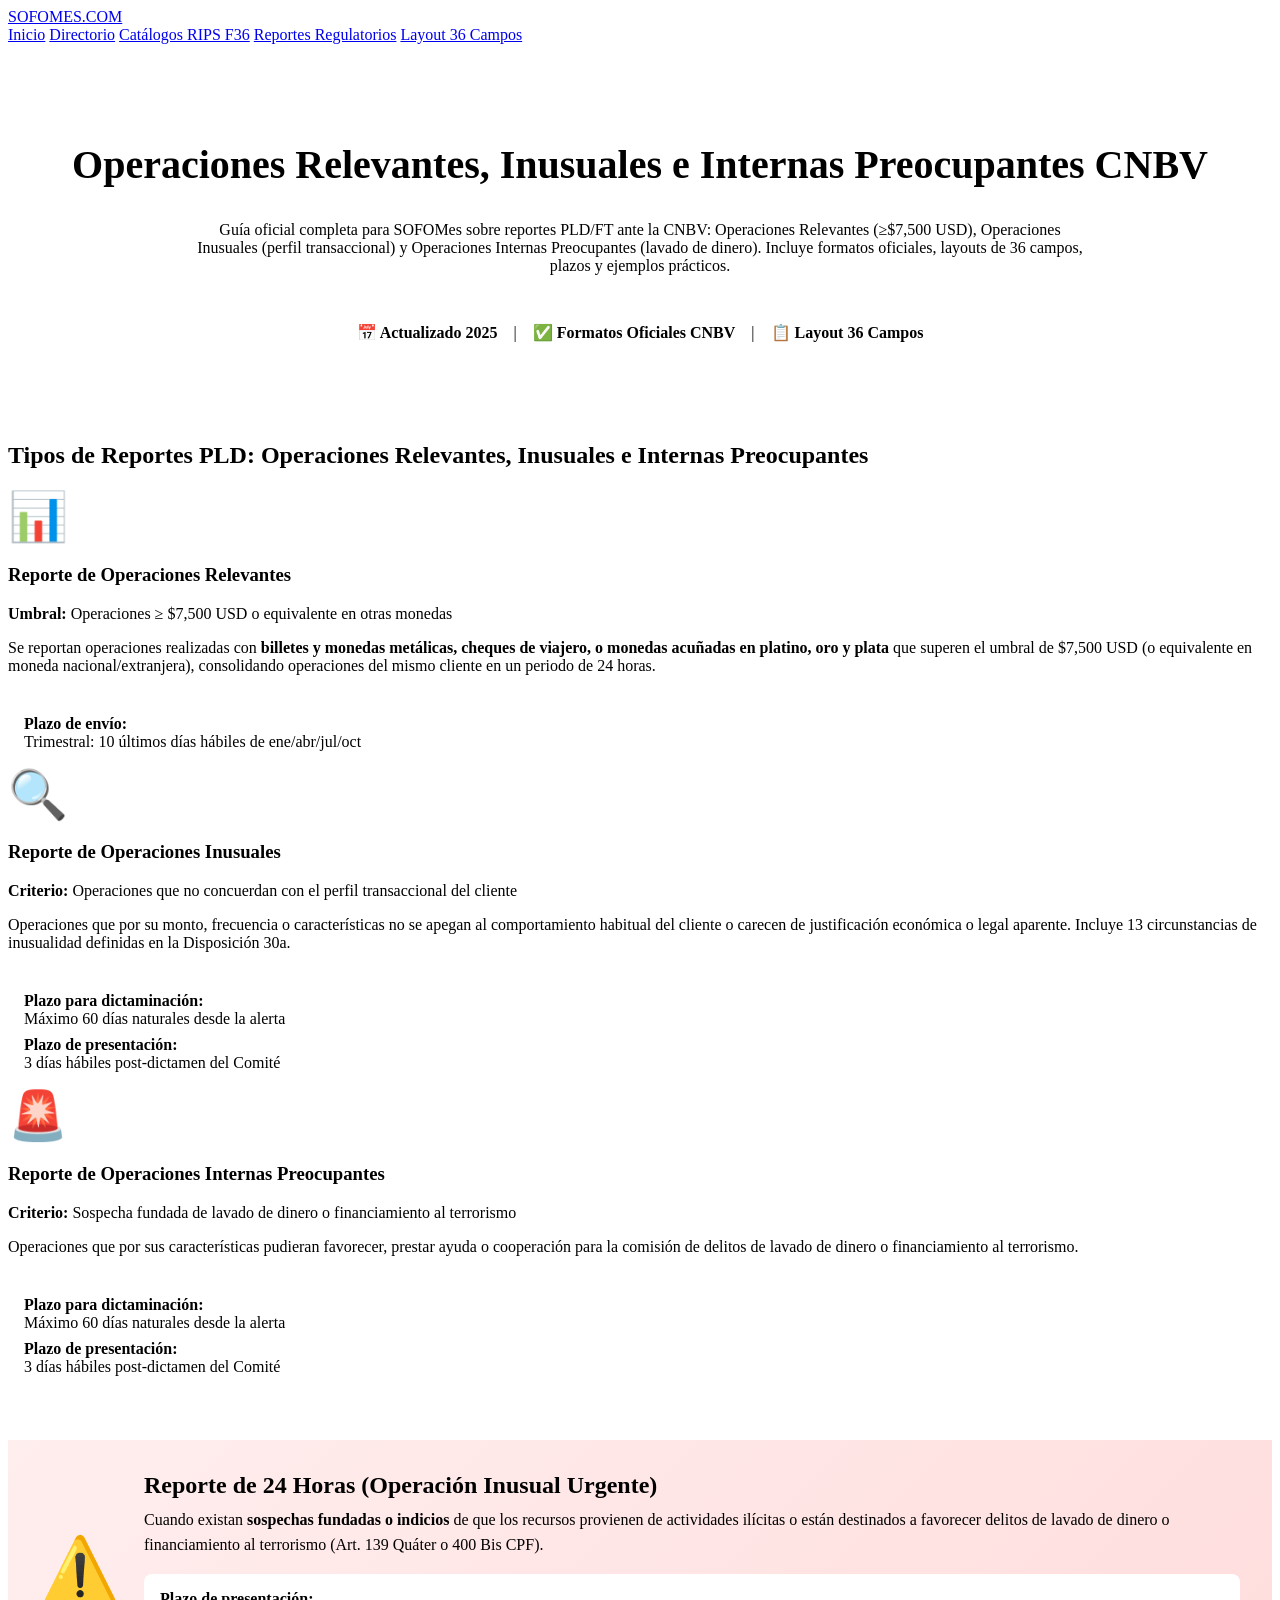
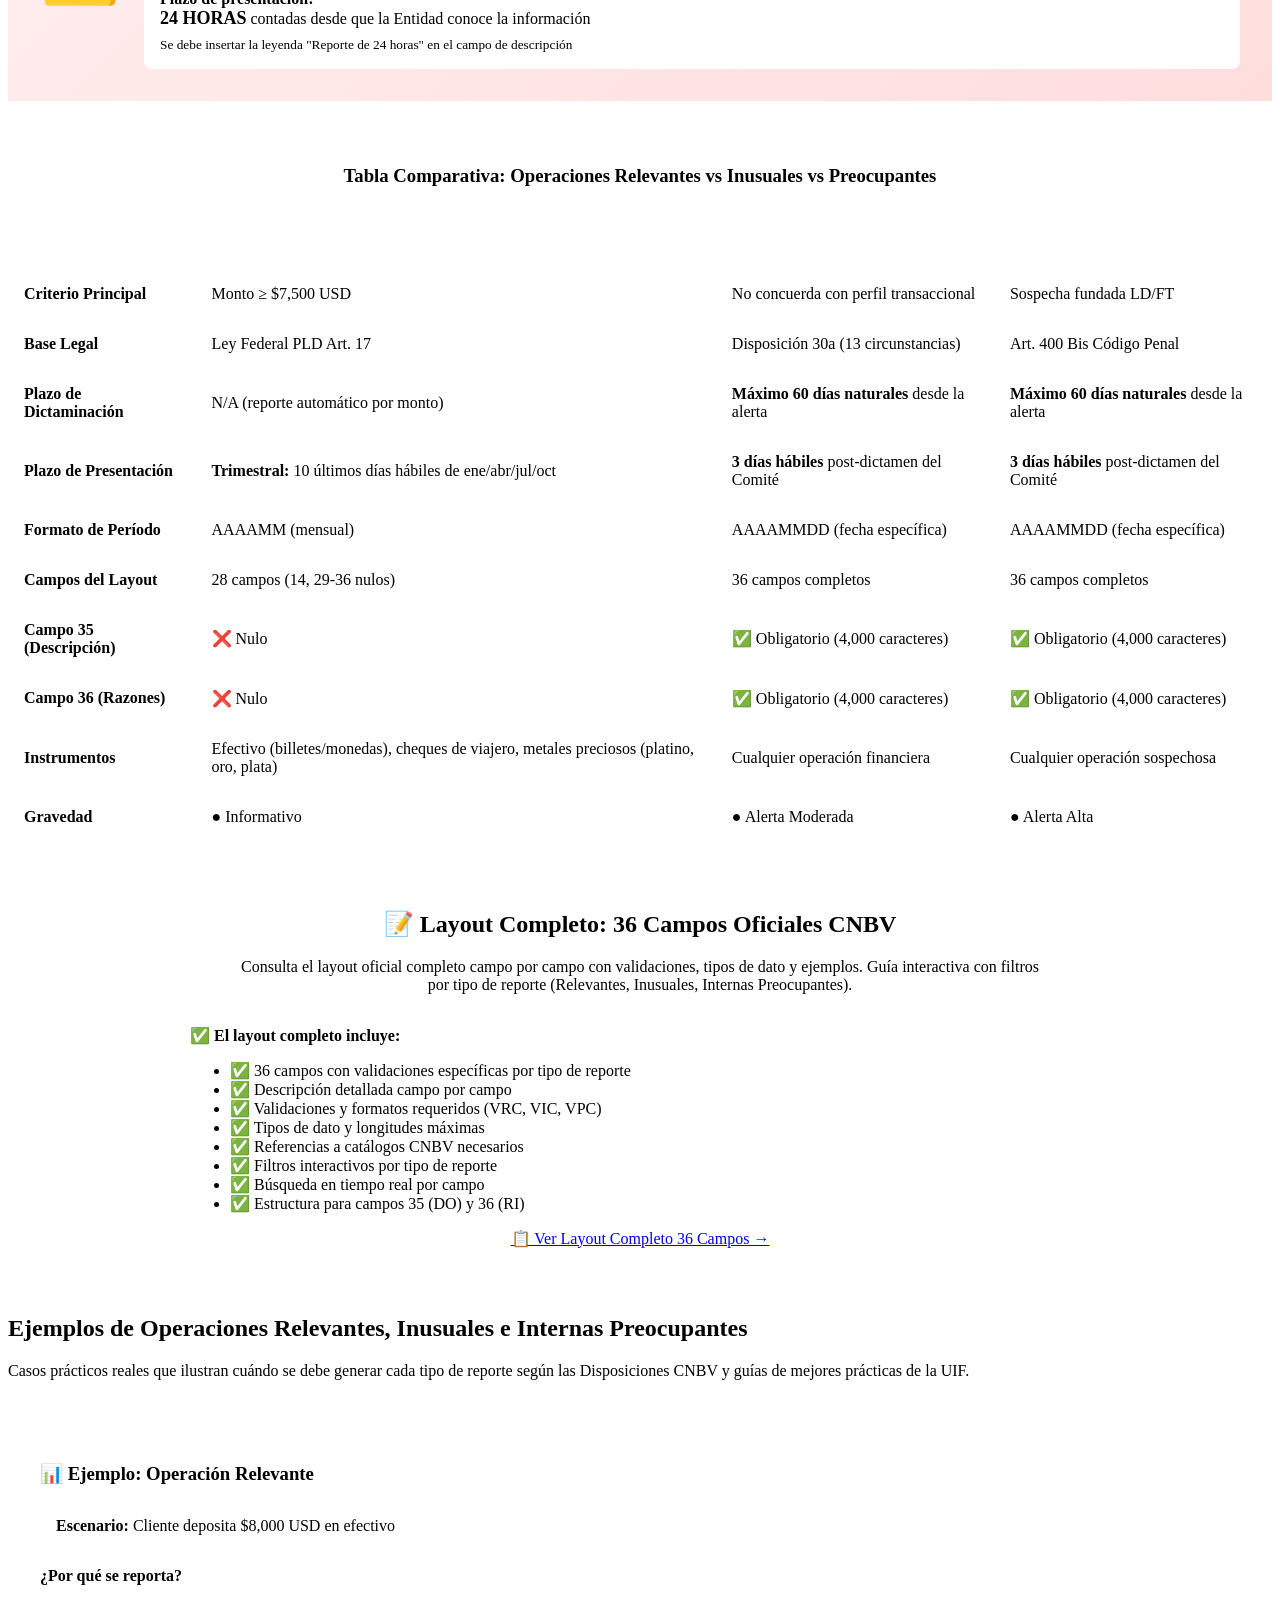
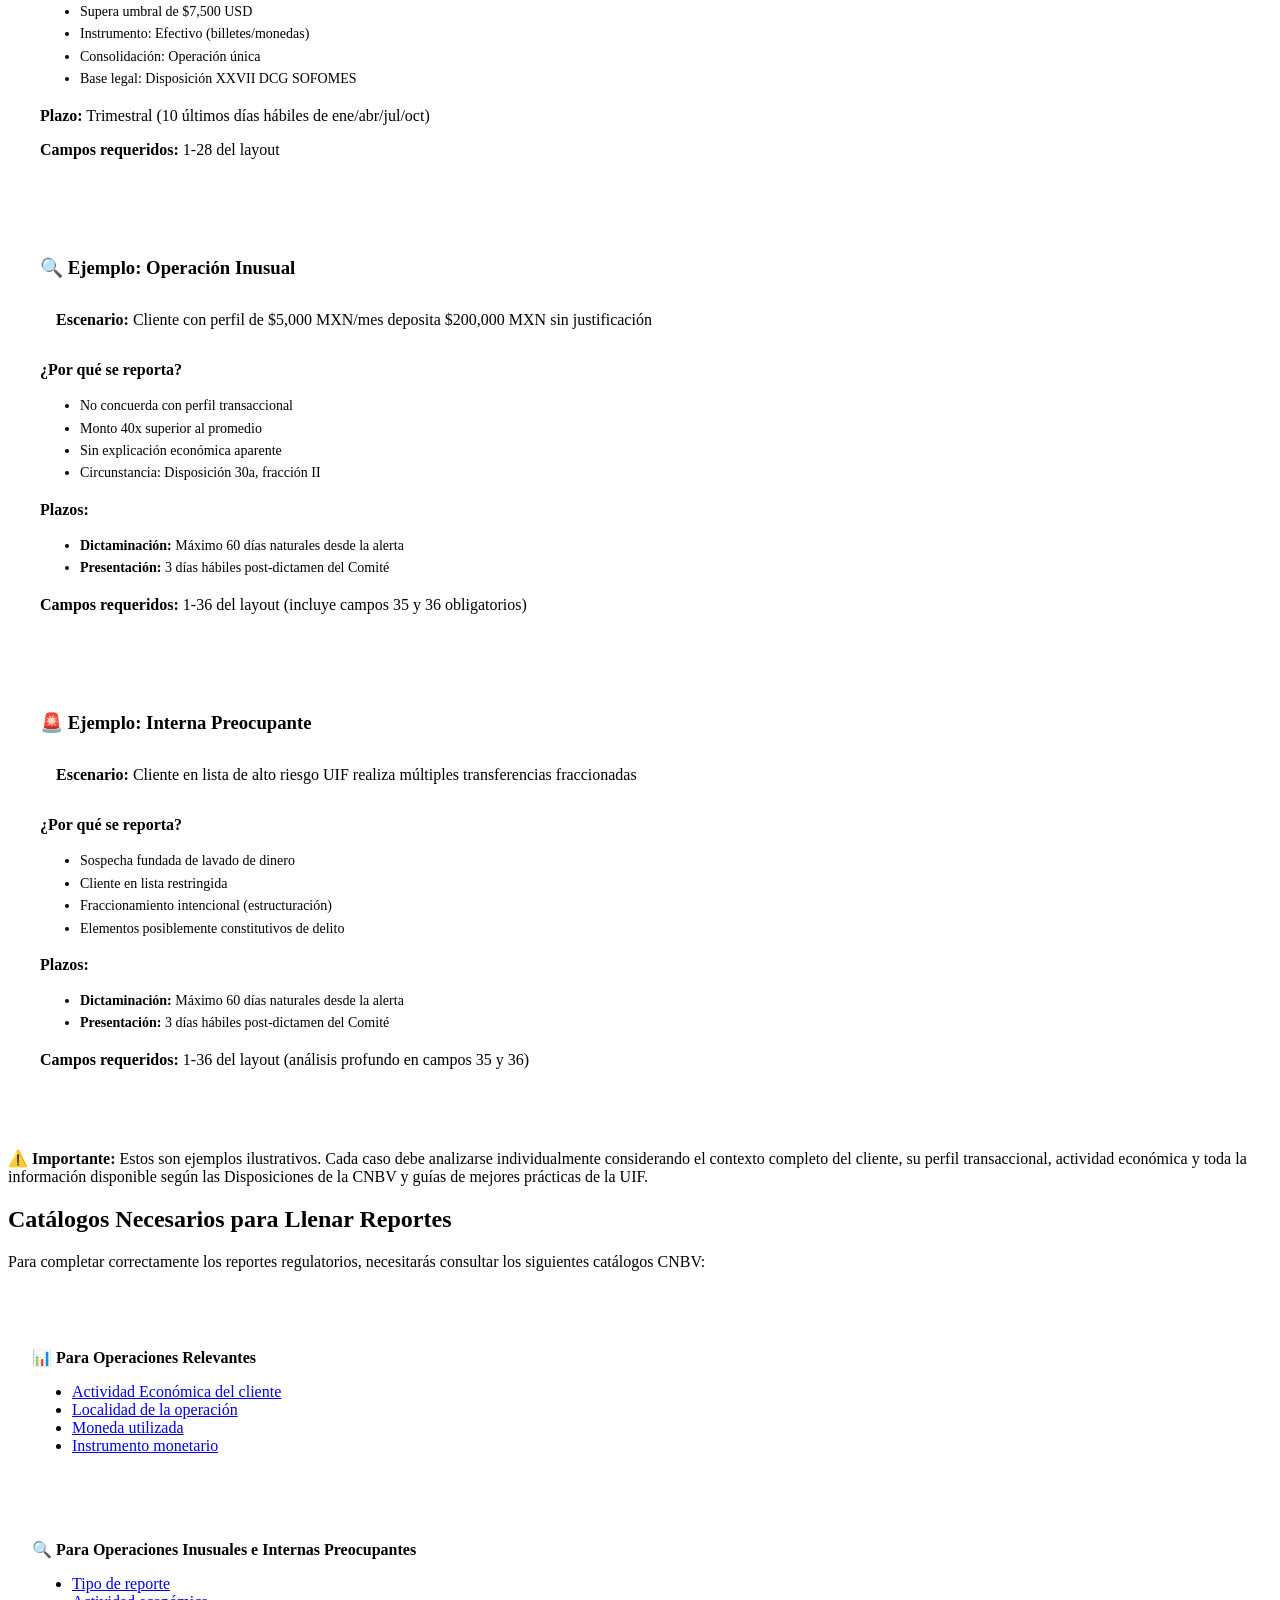
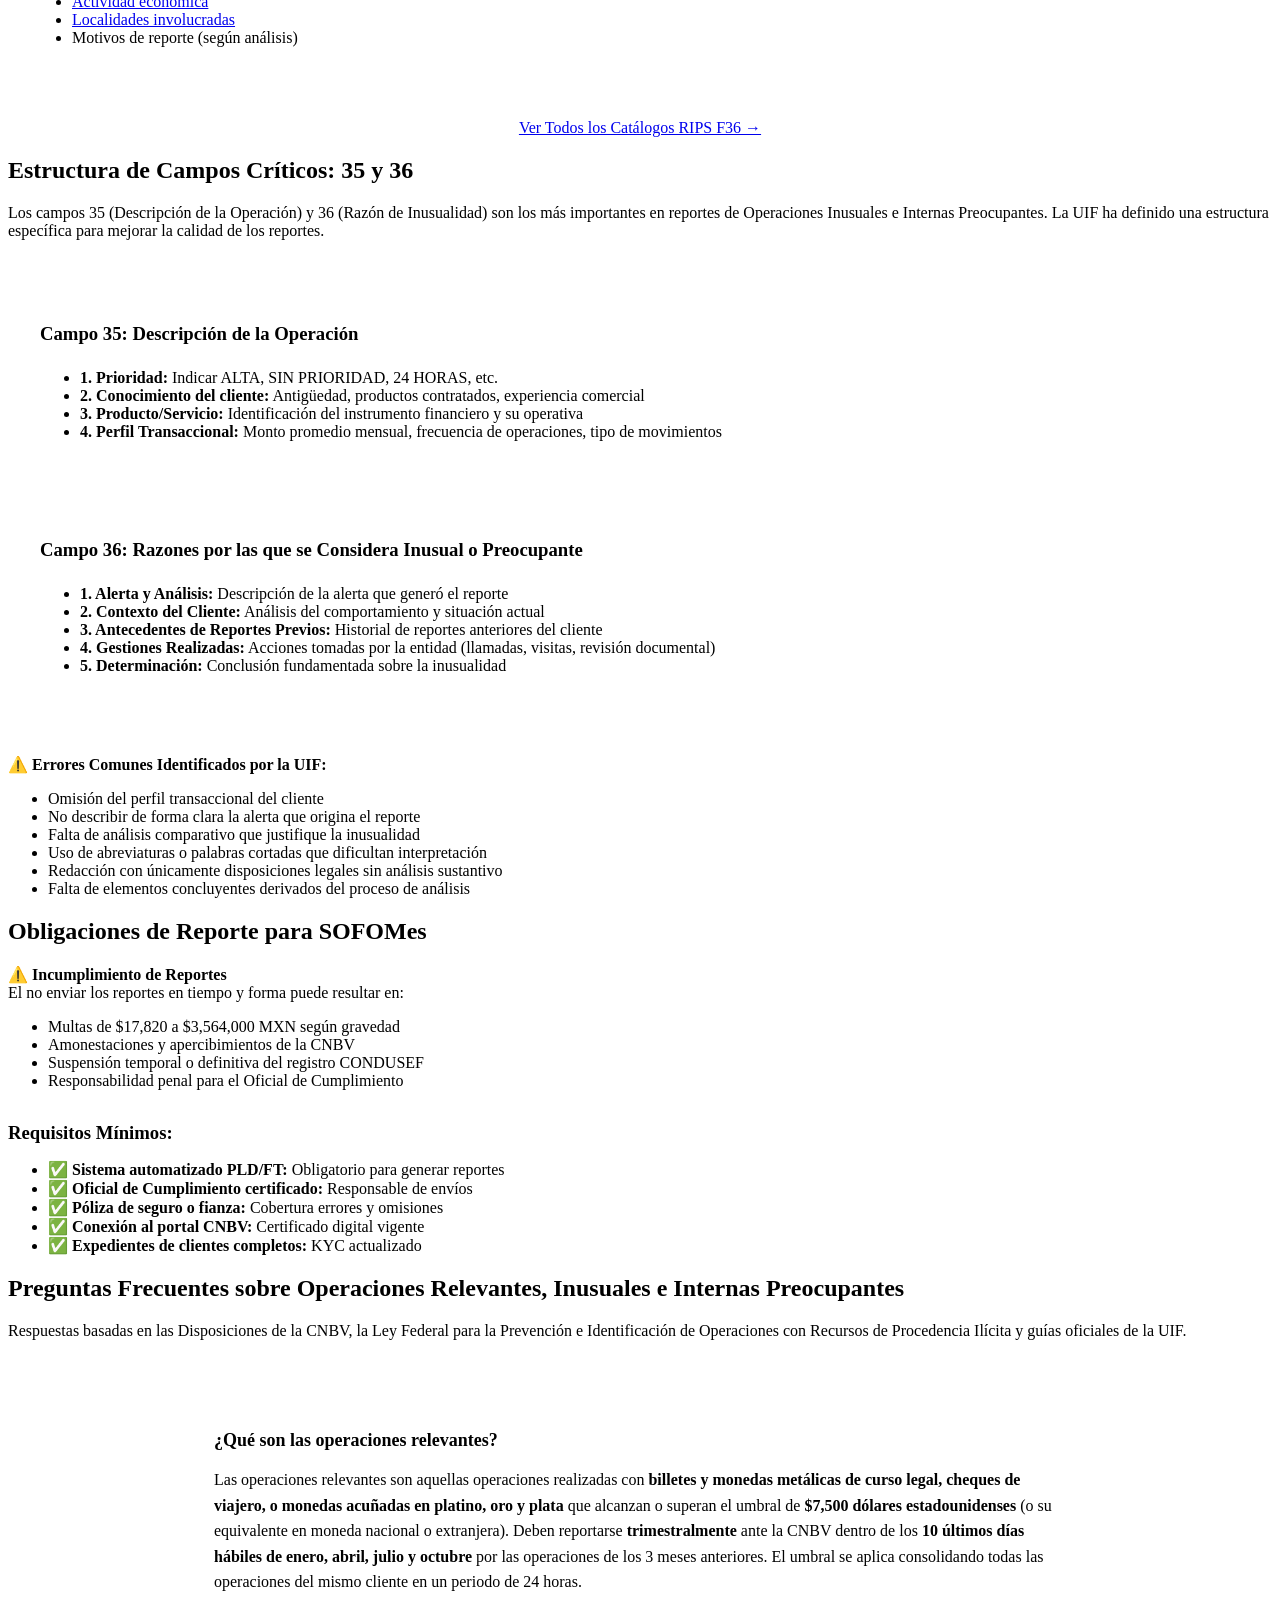
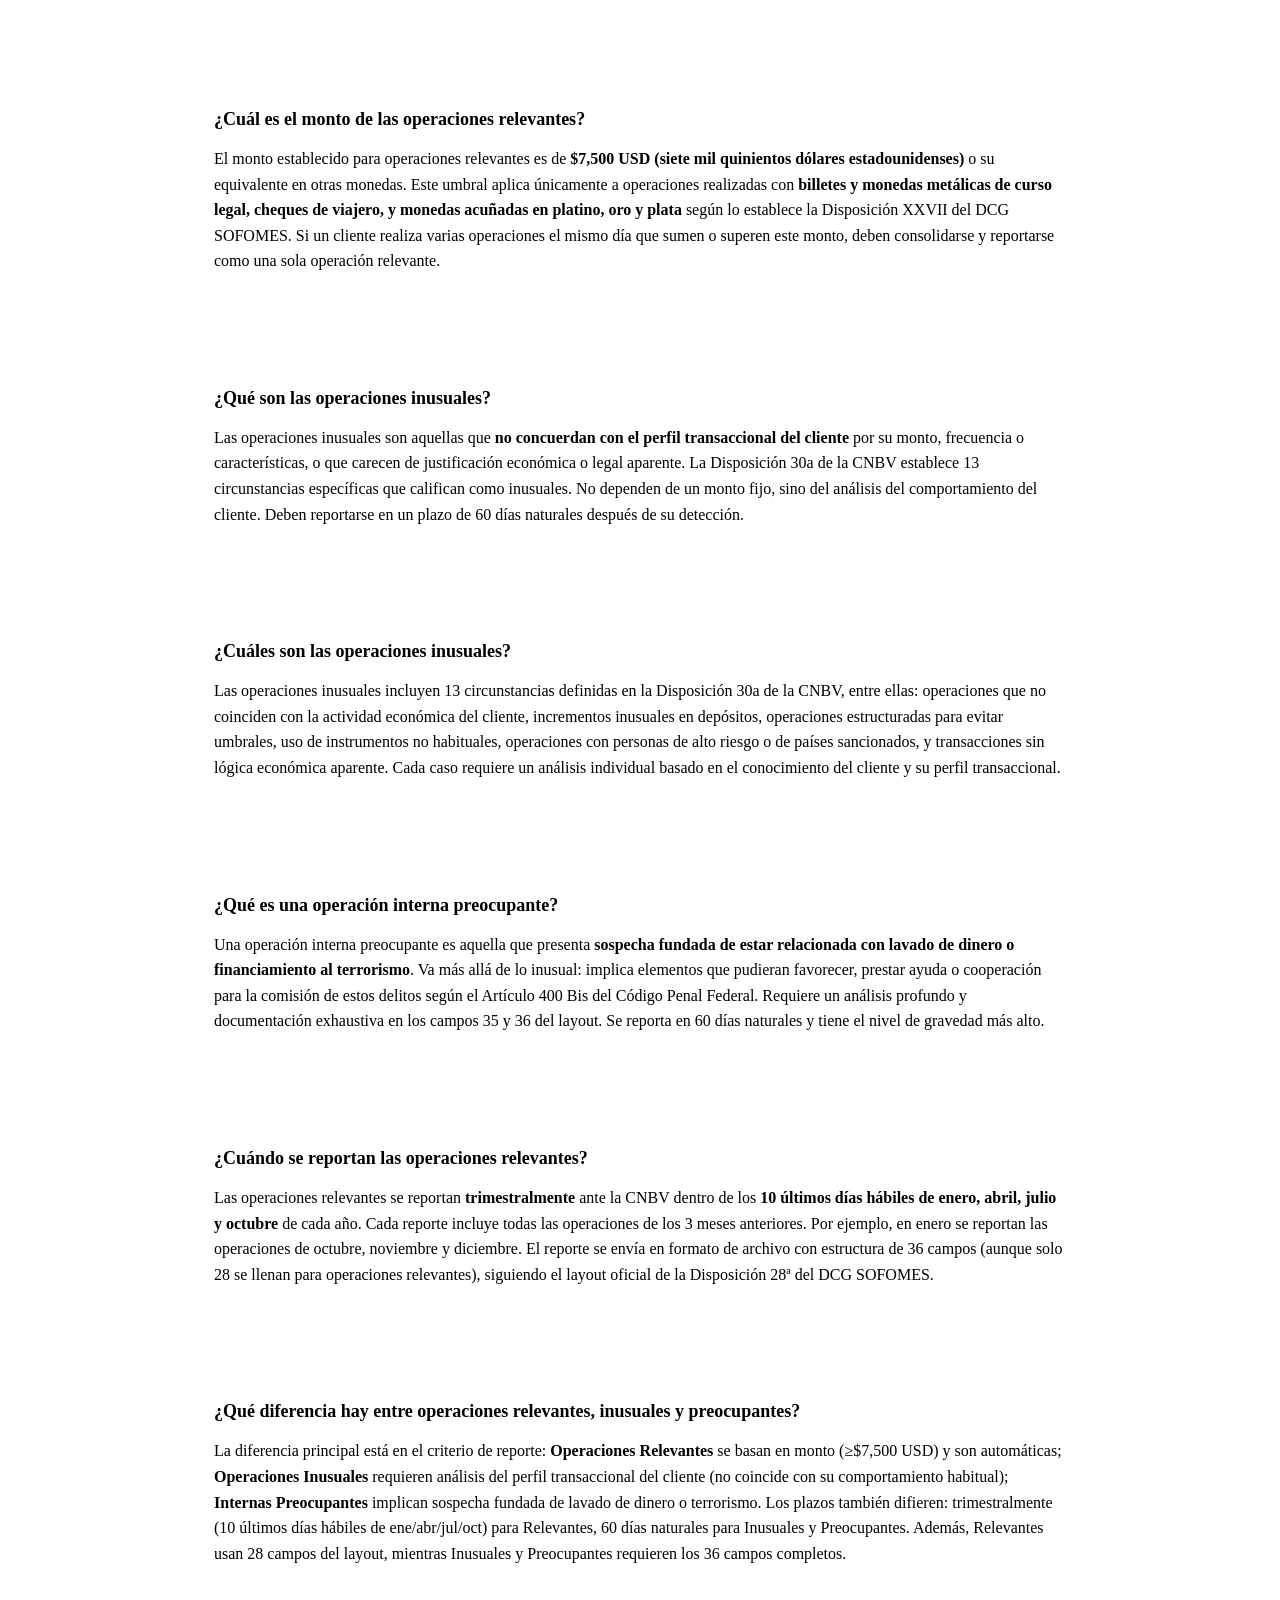
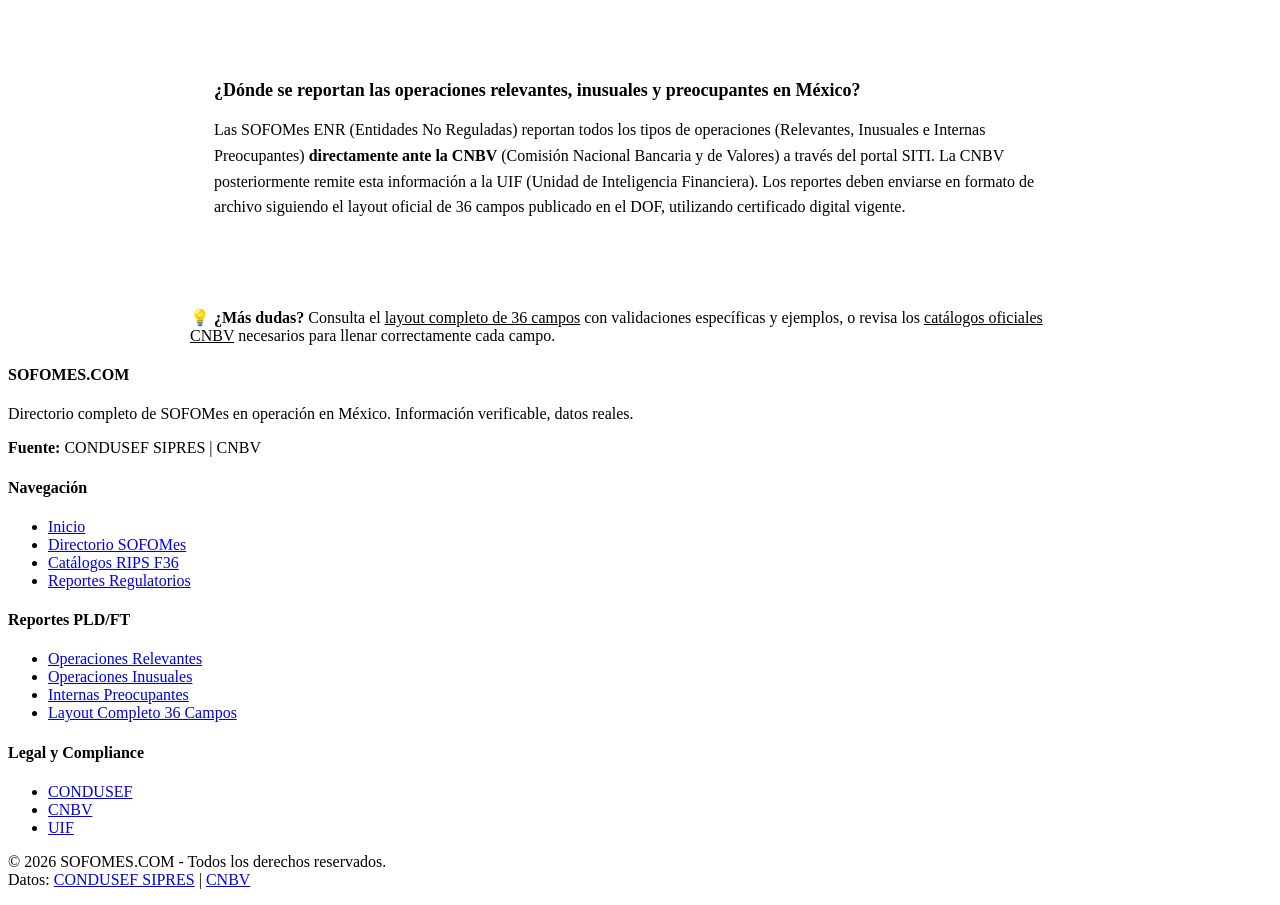
<file: reportes-regulatorios-cnbv.html>
<!DOCTYPE html>
<html lang="es-MX">
<head>
  <meta charset="UTF-8">
  <meta name="viewport" content="width=device-width, initial-scale=1.0">

  <!-- Primary Meta Tags -->
  <title>Operaciones Relevantes, Inusuales e Internas Preocupantes CNBV | Guía Completa 2025</title>
  <meta name="description" content="Guía oficial de reportes PLD para SOFOMes: Operaciones Relevantes (≥$7,500 USD), Operaciones Inusuales (perfil transaccional) e Internas Preocupantes (lavado de dinero). Formatos, plazos y ejemplos prácticos.">
  <meta name="keywords" content="operaciones relevantes, operaciones inusuales, operaciones internas preocupantes, operaciones relevantes pld, reportes cnbv, lavado de dinero, SOFOM, PLD/FT">

  <!-- Canonical URL -->
  <link rel="canonical" href="https://sofomes.com/reportes-regulatorios-cnbv">

  <!-- Open Graph -->
  <meta property="og:title" content="Operaciones Relevantes, Inusuales e Internas Preocupantes CNBV | Guía 2025">
  <meta property="og:description" content="Guía completa de reportes PLD: Operaciones Relevantes (≥$7,500 USD), Inusuales (perfil transaccional) e Internas Preocupantes (LD/FT). Con formatos oficiales CNBV.">
  <meta property="og:type" content="website">
  <meta property="og:url" content="https://sofomes.com/reportes-regulatorios-cnbv">

  <!-- Stylesheet -->
  <link rel="stylesheet" href="assets/css/main-v2.css">

  <!-- JSON-LD Schema for FAQ -->
  <script type="application/ld+json">
  {
    "@context": "https://schema.org",
    "@type": "FAQPage",
    "mainEntity": [
      {
        "@type": "Question",
        "name": "¿Qué son las operaciones relevantes?",
        "acceptedAnswer": {
          "@type": "Answer",
          "text": "Las operaciones relevantes son aquellas operaciones realizadas con billetes y monedas metálicas de curso legal, cheques de viajero, o monedas acuñadas en platino, oro y plata que alcanzan o superan el umbral de $7,500 dólares estadounidenses (o su equivalente en moneda nacional o extranjera). Deben reportarse trimestralmente ante la CNBV dentro de los 10 últimos días hábiles de enero, abril, julio y octubre."
        }
      },
      {
        "@type": "Question",
        "name": "¿Cuál es el monto de las operaciones relevantes?",
        "acceptedAnswer": {
          "@type": "Answer",
          "text": "El monto establecido para operaciones relevantes es de $7,500 USD (siete mil quinientos dólares estadounidenses) o su equivalente en otras monedas. Este umbral aplica únicamente a operaciones con billetes y monedas metálicas, cheques de viajero, y monedas acuñadas en platino, oro y plata. Si un cliente realiza varias operaciones el mismo día que sumen o superen este monto, deben consolidarse y reportarse como una sola operación relevante."
        }
      },
      {
        "@type": "Question",
        "name": "¿Qué son las operaciones inusuales?",
        "acceptedAnswer": {
          "@type": "Answer",
          "text": "Las operaciones inusuales son aquellas que no concuerdan con el perfil transaccional del cliente por su monto, frecuencia o características, o que carecen de justificación económica o legal aparente. La Disposición 30a de la CNBV establece 13 circunstancias específicas que califican como inusuales."
        }
      },
      {
        "@type": "Question",
        "name": "¿Cuáles son las operaciones inusuales?",
        "acceptedAnswer": {
          "@type": "Answer",
          "text": "Las operaciones inusuales incluyen 13 circunstancias definidas en la Disposición 30a de la CNBV, entre ellas: operaciones que no coinciden con la actividad económica del cliente, incrementos inusuales en depósitos, operaciones estructuradas para evitar umbrales, uso de instrumentos no habituales, operaciones con personas de alto riesgo o de países sancionados."
        }
      },
      {
        "@type": "Question",
        "name": "¿Qué es una operación interna preocupante?",
        "acceptedAnswer": {
          "@type": "Answer",
          "text": "Una operación interna preocupante es aquella que presenta sospecha fundada de estar relacionada con lavado de dinero o financiamiento al terrorismo. Va más allá de lo inusual e implica elementos que pudieran favorecer la comisión de estos delitos según el Artículo 400 Bis del Código Penal Federal."
        }
      },
      {
        "@type": "Question",
        "name": "¿Cuándo se reportan las operaciones relevantes?",
        "acceptedAnswer": {
          "@type": "Answer",
          "text": "Las operaciones relevantes se reportan trimestralmente ante la CNBV dentro de los 10 últimos días hábiles de enero, abril, julio y octubre de cada año. Cada reporte incluye todas las operaciones de los 3 meses anteriores. El reporte se envía en formato de archivo con estructura de 36 campos siguiendo la Disposición 28ª del DCG SOFOMES."
        }
      },
      {
        "@type": "Question",
        "name": "¿Qué diferencia hay entre operaciones relevantes, inusuales y preocupantes?",
        "acceptedAnswer": {
          "@type": "Answer",
          "text": "La diferencia principal está en el criterio de reporte: Operaciones Relevantes se basan en monto (≥$7,500 USD); Operaciones Inusuales requieren análisis del perfil transaccional del cliente; Internas Preocupantes implican sospecha fundada de lavado de dinero o terrorismo. Los plazos también difieren: trimestralmente (10 últimos días hábiles de ene/abr/jul/oct) para Relevantes, 60 días naturales para Inusuales y Preocupantes."
        }
      },
      {
        "@type": "Question",
        "name": "¿Dónde se reportan las operaciones relevantes, inusuales y preocupantes en México?",
        "acceptedAnswer": {
          "@type": "Answer",
          "text": "Las SOFOMes ENR reportan todos los tipos de operaciones directamente ante la CNBV (Comisión Nacional Bancaria y de Valores) a través del portal SITI. La CNBV posteriormente remite esta información a la UIF (Unidad de Inteligencia Financiera)."
        }
      }
    ]
  }
  </script>

  <!-- Código de instalación Cliengo para sofomes.com -->
  <script type="text/javascript">
    (function () {
      var ldk = document.createElement('script');
      ldk.type = 'text/javascript';
      ldk.async = true;
      ldk.src = 'https://s.cliengo.com/weboptimizer/62503ed1004881002a965901/690164685f597226ae0e7119.js?platform=onboarding_modular';
      var s = document.getElementsByTagName('script')[0]; s.parentNode.insertBefore(ldk, s);
    })();
  </script>
</head>
<body>

  <!-- Navigation -->
  <nav class="nav">
    <div class="container">
      <div class="nav-brand">
        <a href="index.html">SOFOMES.COM</a>
      </div>
      <div class="nav-menu">
        <a href="index.html">Inicio</a>
        <a href="lista-sofomes-mexico.html">Directorio</a>
        <a href="catalogos-rips-f36.html">Catálogos RIPS F36</a>
        <a href="reportes-regulatorios-cnbv.html" class="active">Reportes Regulatorios</a>
        <a href="layout-reportes-pld.html">Layout 36 Campos</a>
      </div>
    </div>
  </nav>

  <!-- Hero Section -->
  <section class="hero" style="padding: 4rem 0;">
    <div class="container">
      <h1 class="hero-title" style="text-align: center; font-size: 2.5rem;">
        Operaciones Relevantes, Inusuales e Internas Preocupantes CNBV
      </h1>
      <p class="hero-subtitle" style="text-align: center; max-width: 900px; margin: 1rem auto;">
        Guía oficial completa para SOFOMes sobre reportes PLD/FT ante la CNBV: Operaciones Relevantes (≥$7,500 USD), Operaciones Inusuales (perfil transaccional) y Operaciones Internas Preocupantes (lavado de dinero). Incluye formatos oficiales, layouts de 36 campos, plazos y ejemplos prácticos.
      </p>

      <div style="text-align: center; margin-top: 2rem;">
        <div style="display: inline-flex; gap: 1rem; align-items: center; background: var(--primary-50); padding: 1rem 2rem; border-radius: var(--border-radius); border: 2px solid var(--primary-200);">
          <span style="font-weight: 600; color: var(--primary-700);">📅 Actualizado 2025</span>
          <span style="color: var(--neutral-400);">|</span>
          <span style="font-weight: 600; color: var(--primary-700);">✅ Formatos Oficiales CNBV</span>
          <span style="color: var(--neutral-400);">|</span>
          <span style="font-weight: 600; color: var(--primary-700);">📋 Layout 36 Campos</span>
        </div>
      </div>
    </div>
  </section>

  <!-- Tipos de Reportes -->
  <section class="section">
    <div class="container">
      <h2 class="section-title">Tipos de Reportes PLD: Operaciones Relevantes, Inusuales e Internas Preocupantes</h2>

      <div class="grid grid-3">
        <!-- Operaciones Relevantes -->
        <div class="catalog-card">
          <div class="catalog-icon" style="font-size: 3rem;">📊</div>
          <h3>Reporte de Operaciones Relevantes</h3>
          <p><strong>Umbral:</strong> Operaciones ≥ $7,500 USD o equivalente en otras monedas</p>
          <p style="margin-top: 1rem; color: var(--neutral-700);">
            Se reportan operaciones realizadas con <strong>billetes y monedas metálicas, cheques de viajero, o monedas acuñadas en platino, oro y plata</strong> que superen el umbral de $7,500 USD (o equivalente en moneda nacional/extranjera), consolidando operaciones del mismo cliente en un periodo de 24 horas.
          </p>
          <div style="margin-top: 1.5rem; padding: 1rem; background: var(--primary-50); border-radius: var(--border-radius);">
            <strong style="color: var(--primary-700);">Plazo de envío:</strong><br>
            Trimestral: 10 últimos días hábiles de ene/abr/jul/oct
          </div>
        </div>

        <!-- Operaciones Inusuales -->
        <div class="catalog-card">
          <div class="catalog-icon" style="font-size: 3rem;">🔍</div>
          <h3>Reporte de Operaciones Inusuales</h3>
          <p><strong>Criterio:</strong> Operaciones que no concuerdan con el perfil transaccional del cliente</p>
          <p style="margin-top: 1rem; color: var(--neutral-700);">
            Operaciones que por su monto, frecuencia o características no se apegan al comportamiento habitual del cliente o carecen de justificación económica o legal aparente. Incluye 13 circunstancias de inusualidad definidas en la Disposición 30a.
          </p>
          <div style="margin-top: 1.5rem; padding: 1rem; background: var(--warning-50); border-radius: var(--border-radius); border: 1px solid var(--warning-200);">
            <strong style="color: var(--warning-700);">Plazo para dictaminación:</strong><br>
            Máximo 60 días naturales desde la alerta<br>
            <strong style="color: var(--warning-700); margin-top: 0.5rem; display: block;">Plazo de presentación:</strong>
            3 días hábiles post-dictamen del Comité
          </div>
        </div>

        <!-- Internas Preocupantes -->
        <div class="catalog-card">
          <div class="catalog-icon" style="font-size: 3rem;">🚨</div>
          <h3>Reporte de Operaciones Internas Preocupantes</h3>
          <p><strong>Criterio:</strong> Sospecha fundada de lavado de dinero o financiamiento al terrorismo</p>
          <p style="margin-top: 1rem; color: var(--neutral-700);">
            Operaciones que por sus características pudieran favorecer, prestar ayuda o cooperación para la comisión de delitos de lavado de dinero o financiamiento al terrorismo.
          </p>
          <div style="margin-top: 1.5rem; padding: 1rem; background: var(--danger-50); border-radius: var(--border-radius); border: 1px solid var(--danger-200);">
            <strong style="color: var(--danger-700);">Plazo para dictaminación:</strong><br>
            Máximo 60 días naturales desde la alerta<br>
            <strong style="color: var(--danger-700); margin-top: 0.5rem; display: block;">Plazo de presentación:</strong>
            3 días hábiles post-dictamen del Comité
          </div>
        </div>
      </div>

      <!-- Reporte de 24 horas -->
      <div style="margin-top: 3rem; padding: 2rem; background: linear-gradient(135deg, #fee 0%, #fdd 100%); border-radius: var(--border-radius); border: 2px solid var(--danger-400); box-shadow: var(--shadow-lg);">
        <div style="display: flex; align-items: center; gap: 1.5rem;">
          <div style="font-size: 4rem;">⚠️</div>
          <div style="flex: 1;">
            <h3 style="color: var(--danger-700); margin: 0 0 0.5rem 0; font-size: 1.5rem;">Reporte de 24 Horas (Operación Inusual Urgente)</h3>
            <p style="margin: 0 0 1rem 0; color: var(--neutral-800); line-height: 1.6;">
              Cuando existan <strong>sospechas fundadas o indicios</strong> de que los recursos provienen de actividades ilícitas o están destinados a favorecer delitos de lavado de dinero o financiamiento al terrorismo (Art. 139 Quáter o 400 Bis CPF).
            </p>
            <div style="background: white; padding: 1rem; border-radius: 8px; border-left: 4px solid var(--danger-600);">
              <strong style="color: var(--danger-700);">Plazo de presentación:</strong><br>
              <span style="font-size: 1.125rem; font-weight: 700; color: var(--danger-700);">24 HORAS</span> contadas desde que la Entidad conoce la información<br>
              <small style="color: var(--neutral-600); margin-top: 0.5rem; display: block;">Se debe insertar la leyenda "Reporte de 24 horas" en el campo de descripción</small>
            </div>
          </div>
        </div>
      </div>

      <!-- Tabla Comparativa -->
      <div style="margin-top: 4rem;">
        <h3 class="section-title" style="text-align: center; margin-bottom: 2rem;">Tabla Comparativa: Operaciones Relevantes vs Inusuales vs Preocupantes</h3>

        <div style="overflow-x: auto;">
          <table style="width: 100%; border-collapse: collapse; background: white; box-shadow: var(--shadow-md); border-radius: var(--border-radius); overflow: hidden;">
            <thead>
              <tr style="background: var(--primary-600); color: white;">
                <th style="padding: 1rem; text-align: left; font-weight: 700;">Característica</th>
                <th style="padding: 1rem; text-align: left; font-weight: 700;">Operaciones Relevantes</th>
                <th style="padding: 1rem; text-align: left; font-weight: 700;">Operaciones Inusuales</th>
                <th style="padding: 1rem; text-align: left; font-weight: 700;">Internas Preocupantes</th>
              </tr>
            </thead>
            <tbody>
              <tr style="border-bottom: 1px solid var(--neutral-200);">
                <td style="padding: 1rem; font-weight: 600; background: var(--neutral-50);">Criterio Principal</td>
                <td style="padding: 1rem;">Monto ≥ $7,500 USD</td>
                <td style="padding: 1rem;">No concuerda con perfil transaccional</td>
                <td style="padding: 1rem;">Sospecha fundada LD/FT</td>
              </tr>
              <tr style="border-bottom: 1px solid var(--neutral-200);">
                <td style="padding: 1rem; font-weight: 600; background: var(--neutral-50);">Base Legal</td>
                <td style="padding: 1rem;">Ley Federal PLD Art. 17</td>
                <td style="padding: 1rem;">Disposición 30a (13 circunstancias)</td>
                <td style="padding: 1rem;">Art. 400 Bis Código Penal</td>
              </tr>
              <tr style="border-bottom: 1px solid var(--neutral-200);">
                <td style="padding: 1rem; font-weight: 600; background: var(--neutral-50);">Plazo de Dictaminación</td>
                <td style="padding: 1rem;">N/A (reporte automático por monto)</td>
                <td style="padding: 1rem;"><strong>Máximo 60 días naturales</strong> desde la alerta</td>
                <td style="padding: 1rem;"><strong>Máximo 60 días naturales</strong> desde la alerta</td>
              </tr>
              <tr style="border-bottom: 1px solid var(--neutral-200);">
                <td style="padding: 1rem; font-weight: 600; background: var(--neutral-50);">Plazo de Presentación</td>
                <td style="padding: 1rem;"><strong>Trimestral:</strong> 10 últimos días hábiles de ene/abr/jul/oct</td>
                <td style="padding: 1rem;"><strong>3 días hábiles</strong> post-dictamen del Comité</td>
                <td style="padding: 1rem;"><strong>3 días hábiles</strong> post-dictamen del Comité</td>
              </tr>
              <tr style="border-bottom: 1px solid var(--neutral-200);">
                <td style="padding: 1rem; font-weight: 600; background: var(--neutral-50);">Formato de Período</td>
                <td style="padding: 1rem;">AAAAMM (mensual)</td>
                <td style="padding: 1rem;">AAAAMMDD (fecha específica)</td>
                <td style="padding: 1rem;">AAAAMMDD (fecha específica)</td>
              </tr>
              <tr style="border-bottom: 1px solid var(--neutral-200);">
                <td style="padding: 1rem; font-weight: 600; background: var(--neutral-50);">Campos del Layout</td>
                <td style="padding: 1rem;">28 campos (14, 29-36 nulos)</td>
                <td style="padding: 1rem;">36 campos completos</td>
                <td style="padding: 1rem;">36 campos completos</td>
              </tr>
              <tr style="border-bottom: 1px solid var(--neutral-200);">
                <td style="padding: 1rem; font-weight: 600; background: var(--neutral-50);">Campo 35 (Descripción)</td>
                <td style="padding: 1rem;">❌ Nulo</td>
                <td style="padding: 1rem;">✅ Obligatorio (4,000 caracteres)</td>
                <td style="padding: 1rem;">✅ Obligatorio (4,000 caracteres)</td>
              </tr>
              <tr style="border-bottom: 1px solid var(--neutral-200);">
                <td style="padding: 1rem; font-weight: 600; background: var(--neutral-50);">Campo 36 (Razones)</td>
                <td style="padding: 1rem;">❌ Nulo</td>
                <td style="padding: 1rem;">✅ Obligatorio (4,000 caracteres)</td>
                <td style="padding: 1rem;">✅ Obligatorio (4,000 caracteres)</td>
              </tr>
              <tr style="border-bottom: 1px solid var(--neutral-200);">
                <td style="padding: 1rem; font-weight: 600; background: var(--neutral-50);">Instrumentos</td>
                <td style="padding: 1rem;">Efectivo (billetes/monedas), cheques de viajero, metales preciosos (platino, oro, plata)</td>
                <td style="padding: 1rem;">Cualquier operación financiera</td>
                <td style="padding: 1rem;">Cualquier operación sospechosa</td>
              </tr>
              <tr>
                <td style="padding: 1rem; font-weight: 600; background: var(--neutral-50);">Gravedad</td>
                <td style="padding: 1rem;"><span style="color: var(--success-600);">●</span> Informativo</td>
                <td style="padding: 1rem;"><span style="color: var(--warning-600);">●</span> Alerta Moderada</td>
                <td style="padding: 1rem;"><span style="color: var(--danger-600);">●</span> Alerta Alta</td>
              </tr>
            </tbody>
          </table>
        </div>
      </div>
    </div>
  </section>

  <!-- Layout Completo -->
  <section class="section" style="background: var(--neutral-50);">
    <div class="container">
      <div style="text-align: center; padding: 3rem 0;">
        <h2 class="section-title">📝 Layout Completo: 36 Campos Oficiales CNBV</h2>
        <p class="section-subtitle" style="max-width: 800px; margin: 0 auto 2rem;">
          Consulta el layout oficial completo campo por campo con validaciones, tipos de dato y ejemplos. Guía interactiva con filtros por tipo de reporte (Relevantes, Inusuales, Internas Preocupantes).
        </p>
        <div class="alert alert-info" style="max-width: 900px; margin: 0 auto; text-align: left;">
          <strong>✅ El layout completo incluye:</strong>
          <ul style="margin-top: 1rem;">
            <li>✅ 36 campos con validaciones específicas por tipo de reporte</li>
            <li>✅ Descripción detallada campo por campo</li>
            <li>✅ Validaciones y formatos requeridos (VRC, VIC, VPC)</li>
            <li>✅ Tipos de dato y longitudes máximas</li>
            <li>✅ Referencias a catálogos CNBV necesarios</li>
            <li>✅ Filtros interactivos por tipo de reporte</li>
            <li>✅ Búsqueda en tiempo real por campo</li>
            <li>✅ Estructura para campos 35 (DO) y 36 (RI)</li>
          </ul>
        </div>
        <a href="layout-reportes-pld.html"
           class="btn btn-primary btn-lg"
           style="margin-top: 2rem;">
          📋 Ver Layout Completo 36 Campos →
        </a>
      </div>
    </div>
  </section>

  <!-- Ejemplos Prácticos -->
  <section class="section" style="background: var(--neutral-50);">
    <div class="container">
      <h2 class="section-title">Ejemplos de Operaciones Relevantes, Inusuales e Internas Preocupantes</h2>
      <p class="section-subtitle">
        Casos prácticos reales que ilustran cuándo se debe generar cada tipo de reporte según las Disposiciones CNBV y guías de mejores prácticas de la UIF.
      </p>

      <div class="grid grid-3" style="margin-top: 2rem;">
        <!-- Ejemplo Operaciones Relevantes -->
        <div style="padding: 2rem; background: white; border-radius: var(--border-radius); box-shadow: var(--shadow-md); border-top: 4px solid var(--success-600);">
          <h3 style="color: var(--success-700); margin-bottom: 1rem;">📊 Ejemplo: Operación Relevante</h3>
          <div style="background: var(--neutral-50); padding: 1rem; border-radius: 8px; margin-bottom: 1rem;">
            <p style="margin: 0;"><strong>Escenario:</strong> Cliente deposita $8,000 USD en efectivo</p>
          </div>
          <p><strong>¿Por qué se reporta?</strong></p>
          <ul style="font-size: 0.875rem; line-height: 1.6;">
            <li>Supera umbral de $7,500 USD</li>
            <li>Instrumento: Efectivo (billetes/monedas)</li>
            <li>Consolidación: Operación única</li>
            <li>Base legal: Disposición XXVII DCG SOFOMES</li>
          </ul>
          <p style="margin-top: 1rem;"><strong>Plazo:</strong> Trimestral (10 últimos días hábiles de ene/abr/jul/oct)</p>
          <p><strong>Campos requeridos:</strong> 1-28 del layout</p>
        </div>

        <!-- Ejemplo Operaciones Inusuales -->
        <div style="padding: 2rem; background: white; border-radius: var(--border-radius); box-shadow: var(--shadow-md); border-top: 4px solid var(--warning-600);">
          <h3 style="color: var(--warning-700); margin-bottom: 1rem;">🔍 Ejemplo: Operación Inusual</h3>
          <div style="background: var(--neutral-50); padding: 1rem; border-radius: 8px; margin-bottom: 1rem;">
            <p style="margin: 0;"><strong>Escenario:</strong> Cliente con perfil de $5,000 MXN/mes deposita $200,000 MXN sin justificación</p>
          </div>
          <p><strong>¿Por qué se reporta?</strong></p>
          <ul style="font-size: 0.875rem; line-height: 1.6;">
            <li>No concuerda con perfil transaccional</li>
            <li>Monto 40x superior al promedio</li>
            <li>Sin explicación económica aparente</li>
            <li>Circunstancia: Disposición 30a, fracción II</li>
          </ul>
          <p style="margin-top: 1rem;"><strong>Plazos:</strong></p>
          <ul style="font-size: 0.875rem; line-height: 1.6;">
            <li><strong>Dictaminación:</strong> Máximo 60 días naturales desde la alerta</li>
            <li><strong>Presentación:</strong> 3 días hábiles post-dictamen del Comité</li>
          </ul>
          <p><strong>Campos requeridos:</strong> 1-36 del layout (incluye campos 35 y 36 obligatorios)</p>
        </div>

        <!-- Ejemplo Internas Preocupantes -->
        <div style="padding: 2rem; background: white; border-radius: var(--border-radius); box-shadow: var(--shadow-md); border-top: 4px solid var(--danger-600);">
          <h3 style="color: var(--danger-700); margin-bottom: 1rem;">🚨 Ejemplo: Interna Preocupante</h3>
          <div style="background: var(--neutral-50); padding: 1rem; border-radius: 8px; margin-bottom: 1rem;">
            <p style="margin: 0;"><strong>Escenario:</strong> Cliente en lista de alto riesgo UIF realiza múltiples transferencias fraccionadas</p>
          </div>
          <p><strong>¿Por qué se reporta?</strong></p>
          <ul style="font-size: 0.875rem; line-height: 1.6;">
            <li>Sospecha fundada de lavado de dinero</li>
            <li>Cliente en lista restringida</li>
            <li>Fraccionamiento intencional (estructuración)</li>
            <li>Elementos posiblemente constitutivos de delito</li>
          </ul>
          <p style="margin-top: 1rem;"><strong>Plazos:</strong></p>
          <ul style="font-size: 0.875rem; line-height: 1.6;">
            <li><strong>Dictaminación:</strong> Máximo 60 días naturales desde la alerta</li>
            <li><strong>Presentación:</strong> 3 días hábiles post-dictamen del Comité</li>
          </ul>
          <p><strong>Campos requeridos:</strong> 1-36 del layout (análisis profundo en campos 35 y 36)</p>
        </div>
      </div>

      <div class="alert alert-danger" style="margin-top: 2rem;">
        <strong>⚠️ Importante:</strong> Estos son ejemplos ilustrativos. Cada caso debe analizarse individualmente considerando el contexto completo del cliente, su perfil transaccional, actividad económica y toda la información disponible según las Disposiciones de la CNBV y guías de mejores prácticas de la UIF.
      </div>
    </div>
  </section>

  <!-- Catálogos Relacionados -->
  <section class="section">
    <div class="container">
      <h2 class="section-title">Catálogos Necesarios para Llenar Reportes</h2>
      <p class="section-subtitle">
        Para completar correctamente los reportes regulatorios, necesitarás consultar los siguientes catálogos CNBV:
      </p>

      <div class="grid grid-2" style="margin-top: 2rem;">
        <div style="padding: 1.5rem; background: white; border-radius: var(--border-radius); box-shadow: var(--shadow-md);">
          <h4 style="color: var(--primary-600); margin-bottom: 1rem;">📊 Para Operaciones Relevantes</h4>
          <ul class="feature-list">
            <li><a href="catalogos/actividad-economica.html">Actividad Económica del cliente</a></li>
            <li><a href="catalogos/localidades.html">Localidad de la operación</a></li>
            <li><a href="catalogos/monedas.html">Moneda utilizada</a></li>
            <li><a href="catalogos/instrumento-monetario.html">Instrumento monetario</a></li>
          </ul>
        </div>

        <div style="padding: 1.5rem; background: white; border-radius: var(--border-radius); box-shadow: var(--shadow-md);">
          <h4 style="color: var(--primary-600); margin-bottom: 1rem;">🔍 Para Operaciones Inusuales e Internas Preocupantes</h4>
          <ul class="feature-list">
            <li><a href="catalogos/tipo-reporte.html">Tipo de reporte</a></li>
            <li><a href="catalogos/actividad-economica.html">Actividad económica</a></li>
            <li><a href="catalogos/localidades.html">Localidades involucradas</a></li>
            <li>Motivos de reporte (según análisis)</li>
          </ul>
        </div>
      </div>

      <div style="text-align: center; margin-top: 2rem;">
        <a href="catalogos-rips-f36.html" class="btn btn-outline">
          Ver Todos los Catálogos RIPS F36 →
        </a>
      </div>
    </div>
  </section>

  <!-- Estructura Campos Críticos -->
  <section class="section">
    <div class="container">
      <h2 class="section-title">Estructura de Campos Críticos: 35 y 36</h2>
      <p class="section-subtitle">
        Los campos 35 (Descripción de la Operación) y 36 (Razón de Inusualidad) son los más importantes en reportes de Operaciones Inusuales e Internas Preocupantes. La UIF ha definido una estructura específica para mejorar la calidad de los reportes.
      </p>

      <div class="grid grid-2" style="margin-top: 2rem;">
        <div style="padding: 2rem; background: white; border-radius: var(--border-radius); box-shadow: var(--shadow-md);">
          <h3 style="color: var(--primary-600); margin-bottom: 1.5rem;">Campo 35: Descripción de la Operación</h3>
          <ul class="feature-list">
            <li><strong>1. Prioridad:</strong> Indicar ALTA, SIN PRIORIDAD, 24 HORAS, etc.</li>
            <li><strong>2. Conocimiento del cliente:</strong> Antigüedad, productos contratados, experiencia comercial</li>
            <li><strong>3. Producto/Servicio:</strong> Identificación del instrumento financiero y su operativa</li>
            <li><strong>4. Perfil Transaccional:</strong> Monto promedio mensual, frecuencia de operaciones, tipo de movimientos</li>
          </ul>
        </div>

        <div style="padding: 2rem; background: white; border-radius: var(--border-radius); box-shadow: var(--shadow-md);">
          <h3 style="color: var(--primary-600); margin-bottom: 1.5rem;">Campo 36: Razones por las que se Considera Inusual o Preocupante</h3>
          <ul class="feature-list">
            <li><strong>1. Alerta y Análisis:</strong> Descripción de la alerta que generó el reporte</li>
            <li><strong>2. Contexto del Cliente:</strong> Análisis del comportamiento y situación actual</li>
            <li><strong>3. Antecedentes de Reportes Previos:</strong> Historial de reportes anteriores del cliente</li>
            <li><strong>4. Gestiones Realizadas:</strong> Acciones tomadas por la entidad (llamadas, visitas, revisión documental)</li>
            <li><strong>5. Determinación:</strong> Conclusión fundamentada sobre la inusualidad</li>
          </ul>
        </div>
      </div>

      <div class="alert alert-danger" style="margin-top: 2rem;">
        <strong>⚠️ Errores Comunes Identificados por la UIF:</strong>
        <ul style="margin-top: 1rem;">
          <li>Omisión del perfil transaccional del cliente</li>
          <li>No describir de forma clara la alerta que origina el reporte</li>
          <li>Falta de análisis comparativo que justifique la inusualidad</li>
          <li>Uso de abreviaturas o palabras cortadas que dificultan interpretación</li>
          <li>Redacción con únicamente disposiciones legales sin análisis sustantivo</li>
          <li>Falta de elementos concluyentes derivados del proceso de análisis</li>
        </ul>
      </div>
    </div>
  </section>

  <!-- Obligaciones -->
  <section class="section" style="background: var(--neutral-50);">
    <div class="container">
      <h2 class="section-title">Obligaciones de Reporte para SOFOMes</h2>

      <div class="alert alert-danger">
        <strong>⚠️ Incumplimiento de Reportes</strong><br>
        El no enviar los reportes en tiempo y forma puede resultar en:
        <ul style="margin-top: 1rem;">
          <li>Multas de $17,820 a $3,564,000 MXN según gravedad</li>
          <li>Amonestaciones y apercibimientos de la CNBV</li>
          <li>Suspensión temporal o definitiva del registro CONDUSEF</li>
          <li>Responsabilidad penal para el Oficial de Cumplimiento</li>
        </ul>
      </div>

      <div style="margin-top: 2rem;">
        <h3 style="margin-bottom: 1rem;">Requisitos Mínimos:</h3>
        <ul class="feature-list">
          <li>✅ <strong>Sistema automatizado PLD/FT:</strong> Obligatorio para generar reportes</li>
          <li>✅ <strong>Oficial de Cumplimiento certificado:</strong> Responsable de envíos</li>
          <li>✅ <strong>Póliza de seguro o fianza:</strong> Cobertura errores y omisiones</li>
          <li>✅ <strong>Conexión al portal CNBV:</strong> Certificado digital vigente</li>
          <li>✅ <strong>Expedientes de clientes completos:</strong> KYC actualizado</li>
        </ul>
      </div>
    </div>
  </section>

  <!-- FAQ Section -->
  <section class="section">
    <div class="container">
      <h2 class="section-title">Preguntas Frecuentes sobre Operaciones Relevantes, Inusuales e Internas Preocupantes</h2>
      <p class="section-subtitle" style="margin-bottom: 3rem;">
        Respuestas basadas en las Disposiciones de la CNBV, la Ley Federal para la Prevención e Identificación de Operaciones con Recursos de Procedencia Ilícita y guías oficiales de la UIF.
      </p>

      <div style="max-width: 900px; margin: 0 auto;">
        <!-- FAQ 1 -->
        <div style="margin-bottom: 2rem; padding: 1.5rem; background: white; border-radius: var(--border-radius); box-shadow: var(--shadow-md); border-left: 4px solid var(--primary-600);">
          <h3 style="color: var(--primary-700); margin-bottom: 1rem; font-size: 1.125rem;">¿Qué son las operaciones relevantes?</h3>
          <p style="line-height: 1.6; color: var(--neutral-700);">
            Las operaciones relevantes son aquellas operaciones realizadas con <strong>billetes y monedas metálicas de curso legal, cheques de viajero, o monedas acuñadas en platino, oro y plata</strong> que alcanzan o superan el umbral de <strong>$7,500 dólares estadounidenses</strong> (o su equivalente en moneda nacional o extranjera). Deben reportarse <strong>trimestralmente</strong> ante la CNBV dentro de los <strong>10 últimos días hábiles de enero, abril, julio y octubre</strong> por las operaciones de los 3 meses anteriores. El umbral se aplica consolidando todas las operaciones del mismo cliente en un periodo de 24 horas.
          </p>
        </div>

        <!-- FAQ 2 -->
        <div style="margin-bottom: 2rem; padding: 1.5rem; background: white; border-radius: var(--border-radius); box-shadow: var(--shadow-md); border-left: 4px solid var(--primary-600);">
          <h3 style="color: var(--primary-700); margin-bottom: 1rem; font-size: 1.125rem;">¿Cuál es el monto de las operaciones relevantes?</h3>
          <p style="line-height: 1.6; color: var(--neutral-700);">
            El monto establecido para operaciones relevantes es de <strong>$7,500 USD (siete mil quinientos dólares estadounidenses)</strong> o su equivalente en otras monedas. Este umbral aplica únicamente a operaciones realizadas con <strong>billetes y monedas metálicas de curso legal, cheques de viajero, y monedas acuñadas en platino, oro y plata</strong> según lo establece la Disposición XXVII del DCG SOFOMES. Si un cliente realiza varias operaciones el mismo día que sumen o superen este monto, deben consolidarse y reportarse como una sola operación relevante.
          </p>
        </div>

        <!-- FAQ 3 -->
        <div style="margin-bottom: 2rem; padding: 1.5rem; background: white; border-radius: var(--border-radius); box-shadow: var(--shadow-md); border-left: 4px solid var(--warning-600);">
          <h3 style="color: var(--warning-700); margin-bottom: 1rem; font-size: 1.125rem;">¿Qué son las operaciones inusuales?</h3>
          <p style="line-height: 1.6; color: var(--neutral-700);">
            Las operaciones inusuales son aquellas que <strong>no concuerdan con el perfil transaccional del cliente</strong> por su monto, frecuencia o características, o que carecen de justificación económica o legal aparente. La Disposición 30a de la CNBV establece 13 circunstancias específicas que califican como inusuales. No dependen de un monto fijo, sino del análisis del comportamiento del cliente. Deben reportarse en un plazo de 60 días naturales después de su detección.
          </p>
        </div>

        <!-- FAQ 4 -->
        <div style="margin-bottom: 2rem; padding: 1.5rem; background: white; border-radius: var(--border-radius); box-shadow: var(--shadow-md); border-left: 4px solid var(--warning-600);">
          <h3 style="color: var(--warning-700); margin-bottom: 1rem; font-size: 1.125rem;">¿Cuáles son las operaciones inusuales?</h3>
          <p style="line-height: 1.6; color: var(--neutral-700);">
            Las operaciones inusuales incluyen 13 circunstancias definidas en la Disposición 30a de la CNBV, entre ellas: operaciones que no coinciden con la actividad económica del cliente, incrementos inusuales en depósitos, operaciones estructuradas para evitar umbrales, uso de instrumentos no habituales, operaciones con personas de alto riesgo o de países sancionados, y transacciones sin lógica económica aparente. Cada caso requiere un análisis individual basado en el conocimiento del cliente y su perfil transaccional.
          </p>
        </div>

        <!-- FAQ 5 -->
        <div style="margin-bottom: 2rem; padding: 1.5rem; background: white; border-radius: var(--border-radius); box-shadow: var(--shadow-md); border-left: 4px solid var(--warning-600);">
          <h3 style="color: var(--warning-700); margin-bottom: 1rem; font-size: 1.125rem;">¿Qué es una operación interna preocupante?</h3>
          <p style="line-height: 1.6; color: var(--neutral-700);">
            Una operación interna preocupante es aquella que presenta <strong>sospecha fundada de estar relacionada con lavado de dinero o financiamiento al terrorismo</strong>. Va más allá de lo inusual: implica elementos que pudieran favorecer, prestar ayuda o cooperación para la comisión de estos delitos según el Artículo 400 Bis del Código Penal Federal. Requiere un análisis profundo y documentación exhaustiva en los campos 35 y 36 del layout. Se reporta en 60 días naturales y tiene el nivel de gravedad más alto.
          </p>
        </div>

        <!-- FAQ 6 -->
        <div style="margin-bottom: 2rem; padding: 1.5rem; background: white; border-radius: var(--border-radius); box-shadow: var(--shadow-md); border-left: 4px solid var(--success-600);">
          <h3 style="color: var(--success-700); margin-bottom: 1rem; font-size: 1.125rem;">¿Cuándo se reportan las operaciones relevantes?</h3>
          <p style="line-height: 1.6; color: var(--neutral-700);">
            Las operaciones relevantes se reportan <strong>trimestralmente</strong> ante la CNBV dentro de los <strong>10 últimos días hábiles de enero, abril, julio y octubre</strong> de cada año. Cada reporte incluye todas las operaciones de los 3 meses anteriores. Por ejemplo, en enero se reportan las operaciones de octubre, noviembre y diciembre. El reporte se envía en formato de archivo con estructura de 36 campos (aunque solo 28 se llenan para operaciones relevantes), siguiendo el layout oficial de la Disposición 28ª del DCG SOFOMES.
          </p>
        </div>

        <!-- FAQ 7 -->
        <div style="margin-bottom: 2rem; padding: 1.5rem; background: white; border-radius: var(--border-radius); box-shadow: var(--shadow-md); border-left: 4px solid var(--primary-600);">
          <h3 style="color: var(--primary-700); margin-bottom: 1rem; font-size: 1.125rem;">¿Qué diferencia hay entre operaciones relevantes, inusuales y preocupantes?</h3>
          <p style="line-height: 1.6; color: var(--neutral-700);">
            La diferencia principal está en el criterio de reporte: <strong>Operaciones Relevantes</strong> se basan en monto (≥$7,500 USD) y son automáticas; <strong>Operaciones Inusuales</strong> requieren análisis del perfil transaccional del cliente (no coincide con su comportamiento habitual); <strong>Internas Preocupantes</strong> implican sospecha fundada de lavado de dinero o terrorismo. Los plazos también difieren: trimestralmente (10 últimos días hábiles de ene/abr/jul/oct) para Relevantes, 60 días naturales para Inusuales y Preocupantes. Además, Relevantes usan 28 campos del layout, mientras Inusuales y Preocupantes requieren los 36 campos completos.
          </p>
        </div>

        <!-- FAQ 8 -->
        <div style="margin-bottom: 2rem; padding: 1.5rem; background: white; border-radius: var(--border-radius); box-shadow: var(--shadow-md); border-left: 4px solid var(--primary-600);">
          <h3 style="color: var(--primary-700); margin-bottom: 1rem; font-size: 1.125rem;">¿Dónde se reportan las operaciones relevantes, inusuales y preocupantes en México?</h3>
          <p style="line-height: 1.6; color: var(--neutral-700);">
            Las SOFOMes ENR (Entidades No Reguladas) reportan todos los tipos de operaciones (Relevantes, Inusuales e Internas Preocupantes) <strong>directamente ante la CNBV</strong> (Comisión Nacional Bancaria y de Valores) a través del portal SITI. La CNBV posteriormente remite esta información a la UIF (Unidad de Inteligencia Financiera). Los reportes deben enviarse en formato de archivo siguiendo el layout oficial de 36 campos publicado en el DOF, utilizando certificado digital vigente.
          </p>
        </div>
      </div>

      <div class="alert alert-info" style="margin-top: 3rem; max-width: 900px; margin-left: auto; margin-right: auto;">
        <strong>💡 ¿Más dudas?</strong> Consulta el <a href="layout-reportes-pld.html" style="color: var(--primary-700); text-decoration: underline;">layout completo de 36 campos</a> con validaciones específicas y ejemplos, o revisa los <a href="catalogos-rips-f36.html" style="color: var(--primary-700); text-decoration: underline;">catálogos oficiales CNBV</a> necesarios para llenar correctamente cada campo.
      </div>
    </div>
  </section>

  <!-- Footer -->
  <footer class="footer">
    <div class="container">
      <div class="footer-grid">
        <div class="footer-col">
          <h4>SOFOMES.COM</h4>
          <p>
            Directorio completo de SOFOMes en operación en México. Información verificable, datos reales.
          </p>
          <p style="margin-top: 1rem">
            <strong>Fuente:</strong> CONDUSEF SIPRES | CNBV
          </p>
        </div>

        <div class="footer-col">
          <h4>Navegación</h4>
          <ul class="footer-links">
            <li><a href="index.html">Inicio</a></li>
            <li><a href="lista-sofomes-mexico.html">Directorio SOFOMes</a></li>
            <li><a href="catalogos-rips-f36.html">Catálogos RIPS F36</a></li>
            <li><a href="reportes-regulatorios-cnbv.html">Reportes Regulatorios</a></li>
          </ul>
        </div>

        <div class="footer-col">
          <h4>Reportes PLD/FT</h4>
          <ul class="footer-links">
            <li><a href="reportes-regulatorios-cnbv.html">Operaciones Relevantes</a></li>
            <li><a href="reportes-regulatorios-cnbv.html">Operaciones Inusuales</a></li>
            <li><a href="reportes-regulatorios-cnbv.html">Internas Preocupantes</a></li>
            <li><a href="layout-reportes-pld.html">Layout Completo 36 Campos</a></li>
          </ul>
        </div>

        <div class="footer-col">
          <h4>Legal y Compliance</h4>
          <ul class="footer-links">
            <li><a href="https://www.condusef.gob.mx" target="_blank">CONDUSEF</a></li>
            <li><a href="https://www.cnbv.gob.mx" target="_blank">CNBV</a></li>
            <li><a href="https://www.gob.mx/uif" target="_blank">UIF</a></li>
          </ul>
        </div>
      </div>

      <div class="footer-bottom">
        <div class="footer-copyright">
          <p>
            &copy; <span class="current-year"></span> SOFOMES.COM - Todos los derechos reservados.<br>
            Datos: <a href="https://www.condusef.gob.mx" target="_blank">CONDUSEF SIPRES</a> |
            <a href="https://www.cnbv.gob.mx" target="_blank">CNBV</a>
          </p>
        </div>
      </div>
    </div>
  </footer>

  <!-- Dynamic Year Update Script -->
  <script>
    (function() {
      const currentYear = new Date().getFullYear();
      document.querySelectorAll('.current-year').forEach(el => {
        el.textContent = currentYear;
      });
    })();
  </script>

</body>
</html>
</file>
<file: assets/css/main-v2.css>
/* Catalog Guide Styles */
.catalog-guide {
  background: #F9FAFB;
  padding: 2rem;
  border-radius: 8px;
  margin-bottom: 2rem;
  border-left: 4px solid var(--primary-600);
}

.catalog-guide h2 {
  margin-top: 0;
  color: var(--primary-600);
  font-size: 1.5rem;
}

.catalog-guide h3 {
  color: var(--primary-600);
  font-size: 1.2rem;
  margin-top: 1.5rem;
}

.catalog-guide ul {
  margin-left: 1.5rem;
  line-height: 1.8;
}

.catalog-example {
  background: white;
  padding: 1rem;
  border-radius: 4px;
  margin-top: 1rem;
}

.catalog-example strong {
  display: block;
  margin-bottom: 0.5rem;
}

.risk-high {
  color: #DC2626;
  font-weight: 600;
}

.risk-medium {
  color: #F59E0B;
  font-weight: 600;
}

.risk-low {
  color: #059669;
  font-weight: 600;
}

.catalog-tip {
  background: #FEF3C7;
  padding: 1rem;
  border-left: 4px solid #F59E0B;
  margin-top: 1.5rem;
  border-radius: 4px;
}

.catalog-warning {
  background: #FEE2E2;
  padding: 1rem;
  border-left: 4px solid #DC2626;
  margin-bottom: 1.5rem;
  border-radius: 4px;
}

/* Additional Semantic Catalog Styles */
.catalog-guide p {
  margin-bottom: 1rem;
}

.catalog-guide section {
  margin-bottom: 2rem;
}

.catalog-guide section:last-child {
  margin-bottom: 0;
}

.catalog-info-box {
  background: #E0F2FE;
  padding: 1rem;
  border-left: 4px solid #0284C7;
  margin-bottom: 1.5rem;
  border-radius: 4px;
}

.examples-grid {
  display: grid;
  gap: 1rem;
  margin-top: 1rem;
}

.catalog-example dl {
  margin: 0.5rem 0 0 0;
}

.catalog-example dt {
  font-weight: 600;
  color: var(--neutral-700);
  margin-top: 0.5rem;
}

.catalog-example dd {
  margin: 0 0 0.5rem 0;
}

.catalog-example code {
  background: var(--neutral-100);
  padding: 0.2rem 0.4rem;
  border-radius: 4px;
  font-family: monospace;
  font-weight: 600;
}

/* Colored report type boxes for tipo-reporte.php */
.report-box {
  background: white;
  padding: 1.5rem;
  border-radius: 4px;
  margin-top: 1rem;
}

.report-box-relevant {
  border-left: 4px solid #059669;
}

.report-box-unusual {
  border-left: 4px solid #F59E0B;
}

.report-box-concerning {
  border-left: 4px solid #DC2626;
}

.report-alert {
  padding: 0.75rem;
  border-radius: 4px;
  margin-top: 1rem;
}

.report-alert-warning {
  background: #FEF3C7;
}

.report-alert-danger {
  background: #FEE2E2;
}

.report-resources {
  background: #E0F2FE;
  padding: 1rem;
  border-left: 4px solid #0284C7;
  margin-top: 1.5rem;
  border-radius: 4px;
}

.report-resources a {
  color: #0284C7;
  font-weight: 600;
}
</file>
<file: assets/css/main.css>
:root{--primary-50:#E6EBF5;--primary-100:#B3C5E5;--primary-200:#809FD5;--primary-300:#4D79C5;--primary-400:#1A53B5;--primary-500:#042c64;--primary-600:#032350;--primary-700:#021A3C;--primary-800:#011228;--primary-900:#010914;--secondary-50:#ECFDF5;--secondary-100:#D1FAE5;--secondary-200:#A7F3D0;--secondary-300:#6EE7B7;--secondary-400:#34D399;--secondary-500:#10B981;--secondary-600:#059669;--secondary-700:#047857;--secondary-800:#065F46;--secondary-900:#064E3B;--accent-50:#FFF7ED;--accent-100:#FFEDD5;--accent-200:#FED7AA;--accent-300:#FDBA74;--accent-400:#FB923C;--accent-500:#F59E0B;--accent-600:#D97706;--accent-700:#B45309;--accent-800:#92400E;--accent-900:#78350F;--neutral-50:#F9FAFB;--neutral-100:#F3F4F6;--neutral-200:#E5E7EB;--neutral-300:#D1D5DB;--neutral-400:#9CA3AF;--neutral-500:#6B7280;--neutral-600:#4B5563;--neutral-700:#374151;--neutral-800:#1F2937;--neutral-900:#111827;--white:#FFFFFF;--black:#000000;--success:var(--secondary-500);--warning:var(--accent-500);--danger:#EF4444;--info:var(--primary-400);--font-sans:'Inter',-apple-system,BlinkMacSystemFont,'Segoe UI',sans-serif;--text-xs:0.75rem;--text-sm:0.875rem;--text-base:1rem;--text-lg:1.125rem;--text-xl:1.25rem;--text-2xl:1.5rem;--text-3xl:1.875rem;--text-4xl:2.25rem;--text-5xl:3rem;--space-1:0.25rem;--space-2:0.5rem;--space-3:0.75rem;--space-4:1rem;--space-5:1.25rem;--space-6:1.5rem;--space-8:2rem;--space-10:2.5rem;--space-12:3rem;--space-16:4rem;--space-20:5rem;--container-width:1200px;--container-padding:2rem;--border-radius:8px;--border-radius-lg:12px;--border-radius-xl:16px;--shadow-sm:0 1px 2px 0 rgba(0,0,0,0.05);--shadow:0 1px 3px 0 rgba(0,0,0,0.1);--shadow-md:0 4px 6px -1px rgba(0,0,0,0.1);--shadow-lg:0 10px 15px -3px rgba(0,0,0,0.1);--shadow-xl:0 20px 25px -5px rgba(0,0,0,0.1);--transition:250ms ease}*,*::before,*::after{box-sizing:border-box;margin:0;padding:0}html{font-size:16px;-webkit-font-smoothing:antialiased;-moz-osx-font-smoothing:grayscale;scroll-behavior:smooth}body{font-family:var(--font-sans);font-size:var(--text-base);line-height:1.6;color:var(--neutral-800);background:var(--white)}h1,h2,h3,h4,h5,h6{font-weight:700;line-height:1.2;color:var(--primary-900);margin-bottom:var(--space-4)}h1{font-size:var(--text-5xl)}h2{font-size:var(--text-4xl)}h3{font-size:var(--text-3xl)}h4{font-size:var(--text-2xl)}h5{font-size:var(--text-xl)}h6{font-size:var(--text-lg)}p{margin-bottom:var(--space-4);color:var(--neutral-700)}a{color:var(--primary-500);text-decoration:none;transition:color var(--transition)}a:hover{color:var(--primary-700)}strong{font-weight:700;color:var(--primary-900)}ul,ol{margin-bottom:var(--space-4);padding-left:var(--space-6)}li{margin-bottom:var(--space-2);color:var(--neutral-700)}.container{width:100%;max-width:var(--container-width);margin:0 auto;padding:0 var(--container-padding)}.section{padding:var(--space-20) 0}.section{background:var(--white)}.section:nth-of-type(even){background:var(--neutral-50)}.section-alternate{background:linear-gradient(135deg,var(--neutral-50) 0%,var(--neutral-100) 100%)}h1,h2,h3,h4,h5,h6{color:var(--primary-900)}p{color:var(--neutral-700)}a{color:var(--primary-500)}a:hover{color:var(--primary-700)}strong{color:var(--primary-900)}.skip-to-main{position:absolute;left:-9999px;top:0;z-index:999;padding:1rem 1.5rem;background:var(--primary-600);color:var(--white);text-decoration:none;font-weight:600;border-radius:0 0 var(--border-radius) 0;overflow:hidden;clip:rect(0,0,0,0);white-space:nowrap;width:1px;height:1px}.skip-to-main:focus{left:0;top:0;clip:auto;overflow:visible;width:auto;height:auto;outline:3px solid var(--accent-500);outline-offset:2px}.section-title{font-size:var(--text-4xl);font-weight:700;text-align:center;margin-bottom:var(--space-6);color:var(--primary-900)}.section-subtitle{font-size:var(--text-xl);text-align:center;color:var(--neutral-600);margin-bottom:var(--space-12);max-width:800px;margin-left:auto;margin-right:auto}.nav{background:var(--primary-500);box-shadow:var(--shadow-md);position:sticky;top:0;z-index:100;padding:var(--space-4) 0}.nav .container{display:flex;justify-content:space-between;align-items:center}.nav-brand a{display:flex;align-items:center;text-decoration:none}.nav-logo{height:40px;width:auto;display:block;transition:opacity var(--transition)}.nav-logo:hover{opacity:0.9}.nav-menu{display:flex;gap:var(--space-6)}.nav-menu a{color:var(--white);font-weight:500;opacity:0.9;transition:opacity var(--transition)}.nav-menu a:hover{opacity:1;text-decoration:none}.nav-menu a.active{opacity:1;font-weight:600;border-bottom:2px solid var(--white)}.nav-toggle{display:none;background:none;border:none;cursor:pointer;padding:0.5rem;z-index:101}.hamburger{display:block;width:25px;height:2px;background:var(--white);position:relative;transition:background 0.3s ease}.hamburger::before,.hamburger::after{content:'';display:block;width:25px;height:2px;background:var(--white);position:absolute;left:0;transition:transform 0.3s ease}.hamburger::before{top:-8px}.hamburger::after{top:8px}.nav-toggle[aria-expanded="true"] .hamburger{background:transparent}.nav-toggle[aria-expanded="true"] .hamburger::before{transform:rotate(45deg);top:0}.nav-toggle[aria-expanded="true"] .hamburger::after{transform:rotate(-45deg);top:0}.hero{padding:var(--space-20) 0;background:linear-gradient(135deg,var(--primary-50) 0%,var(--white) 100%)}.hero-content{display:grid;grid-template-columns:1fr 1fr;gap:var(--space-12);align-items:center}.hero-title{font-size:var(--text-5xl);line-height:1.1;margin-bottom:var(--space-6);color:var(--primary-900)}.hero-subtitle{font-size:var(--text-xl);color:var(--neutral-700);margin-bottom:var(--space-8)}.hero-image img{width:100%;border-radius:var(--border-radius-xl);box-shadow:var(--shadow-xl)}.hero-cta{display:flex;gap:var(--space-4)}.stats-bar{display:grid;grid-template-columns:repeat(auto-fit,minmax(150px,1fr));gap:var(--space-6);margin:var(--space-8) 0;padding:var(--space-6);background:var(--white);border-radius:var(--border-radius-lg);box-shadow:var(--shadow-lg)}.stat-item{text-align:center}.stat-item strong{display:block;font-size:var(--text-3xl);color:var(--primary-500);margin-bottom:var(--space-2)}.stat-item span{font-size:var(--text-sm);color:var(--neutral-600);font-weight:500}.btn{display:inline-flex;align-items:center;gap:var(--space-2);padding:var(--space-4) var(--space-6);border-radius:var(--border-radius);font-weight:600;font-size:var(--text-base);text-decoration:none;cursor:pointer;border:none;transition:all var(--transition);white-space:nowrap}.btn-primary{background:var(--secondary-700);color:var(--white);font-weight:600}.btn-primary:hover{background:var(--secondary-800);transform:translateY(-2px);box-shadow:var(--shadow-lg);text-decoration:none;color:var(--white)}.btn-secondary{background:var(--white);color:var(--primary-500);border:2px solid var(--primary-500)}.btn-secondary:hover{background:var(--primary-50);text-decoration:none}.btn-outline{background:transparent;color:var(--primary-500);border:2px solid var(--primary-500)}.btn-outline:hover{background:var(--primary-500);color:var(--white);text-decoration:none}.btn-lg{padding:var(--space-5) var(--space-8);font-size:var(--text-lg)}.btn-sm{padding:var(--space-2) var(--space-4);font-size:var(--text-sm)}.grid{display:grid;gap:var(--space-8)}.grid-2{grid-template-columns:repeat(auto-fit,minmax(300px,1fr))}.grid-3{grid-template-columns:repeat(auto-fit,minmax(250px,1fr))}.alert{padding:var(--space-5);border-radius:var(--border-radius);margin:var(--space-6) 0;border-left:4px solid}.alert strong{display:block;margin-bottom:var(--space-2)}.alert-info{background:var(--primary-50);border-color:var(--primary-500);color:var(--primary-900)}.alert-success{background:var(--secondary-50);border-color:var(--secondary-500);color:var(--secondary-900)}.alert-warning{background:var(--accent-50);border-color:var(--accent-500);color:var(--accent-900)}.alert-danger{background:#FEE2E2;border-color:var(--danger);color:#7F1D1D}.badge{display:inline-block;padding:var(--space-2) var(--space-3);border-radius:var(--border-radius);font-size:var(--text-xs);font-weight:700;text-transform:uppercase;letter-spacing:0.05em}.badge-gold{background:linear-gradient(135deg,#FCD34D,var(--accent-500));color:var(--neutral-900)}.badge-unicorn{background:linear-gradient(135deg,#C084FC,#8B5CF6);color:var(--white)}.badge-fintech{background:var(--secondary-700);color:var(--white);font-weight:600}.badge-fovissste{background:var(--primary-600);color:var(--white);font-weight:600}.badge-bursatil{background:#2563EB;color:var(--white);font-weight:600}.badge-er{background:var(--neutral-200);color:var(--neutral-900)}.badge-verified{background:var(--secondary-500);color:var(--white)}.comparison-table{width:100%;border-collapse:collapse;margin:var(--space-6) 0;background:var(--white);border-radius:var(--border-radius);overflow:hidden;box-shadow:var(--shadow)}.comparison-table thead{background:var(--primary-500);color:var(--white)}.comparison-table th,.comparison-table td{padding:var(--space-4);text-align:center;border-bottom:1px solid var(--neutral-200)}.comparison-table tbody tr:hover{background:var(--neutral-50)}.feature-list{list-style:none;padding:0}.feature-list li{padding-left:var(--space-6);margin-bottom:var(--space-3);position:relative;color:var(--neutral-700)}.feature-list li::before{content:'✓';position:absolute;left:0;color:var(--secondary-500);font-weight:700;font-size:var(--text-lg)}.process-list{counter-reset:process-counter;list-style:none;padding:0}.process-list li{counter-increment:process-counter;margin-bottom:var(--space-6);padding-left:var(--space-12);position:relative}.process-list li::before{content:counter(process-counter);position:absolute;left:0;top:0;width:40px;height:40px;background:var(--primary-500);color:var(--white);border-radius:50%;display:flex;align-items:center;justify-content:center;font-weight:700}.process-list strong{display:block;margin-bottom:var(--space-2);color:var(--primary-900)}.process-list p{margin:0;color:var(--neutral-700)}.directory-stats{display:grid;grid-template-columns:repeat(auto-fit,minmax(200px,1fr));gap:var(--space-6);margin:var(--space-12) 0}.stat-card{background:var(--white);padding:var(--space-6);border-radius:var(--border-radius-lg);text-align:center;box-shadow:var(--shadow-lg);transition:transform var(--transition)}.stat-card:hover{transform:translateY(-4px)}.stat-number{font-size:var(--text-4xl);font-weight:700;color:var(--primary-500);margin-bottom:var(--space-2)}.stat-label{font-size:var(--text-lg);font-weight:600;color:var(--primary-900);margin-bottom:var(--space-2)}.stat-detail{font-size:var(--text-sm);color:var(--neutral-600)}.cta-box{background:linear-gradient(135deg,var(--primary-500),var(--primary-700));color:var(--white);padding:var(--space-10);border-radius:var(--border-radius-xl);text-align:center;margin:var(--space-12) 0;box-shadow:var(--shadow-xl)}.cta-box h3,.cta-box h4{color:var(--white);margin-bottom:var(--space-4)}.cta-box p{color:rgba(255,255,255,0.9);margin-bottom:var(--space-6);font-size:var(--text-lg)}.fovissste-list{display:flex;flex-direction:column;gap:var(--space-4)}.fovissste-item{padding:var(--space-5);background:var(--neutral-50);border-radius:var(--border-radius);border-left:4px solid var(--primary-300);transition:all var(--transition)}.fovissste-item:hover{border-left-color:var(--primary-500);transform:translateX(4px)}.fovissste-item.featured{background:linear-gradient(135deg,#FEF3C7,#FCD34D);border-left-color:var(--accent-500);border-left-width:6px}.fovissste-item strong{display:block;color:var(--primary-900);margin-bottom:var(--space-2)}.fovissste-item p{margin:0;color:var(--neutral-700);font-size:var(--text-sm)}.cases-grid{display:grid;grid-template-columns:repeat(auto-fit,minmax(300px,1fr));gap:var(--space-8);margin-top:var(--space-12)}.case-card{background:var(--white);border-radius:var(--border-radius-lg);padding:var(--space-8);box-shadow:var(--shadow-lg);transition:all var(--transition);border-top:4px solid var(--primary-500)}.case-card:hover{transform:translateY(-8px);box-shadow:var(--shadow-xl)}.case-header{display:flex;justify-content:space-between;align-items:flex-start;margin-bottom:var(--space-6);gap:var(--space-4)}.case-header h3{font-size:var(--text-2xl);margin-bottom:0;color:var(--primary-900)}.case-stats{display:grid;grid-template-columns:repeat(2,1fr);gap:var(--space-4);margin-bottom:var(--space-6);padding:var(--space-4);background:var(--neutral-50);border-radius:var(--border-radius)}.case-stat{text-align:center}.case-stat strong{display:block;font-size:var(--text-xl);color:var(--primary-500);margin-bottom:var(--space-1)}.case-stat span{display:block;font-size:var(--text-xs);color:var(--neutral-600);text-transform:uppercase}.case-description{color:var(--neutral-700);margin-bottom:var(--space-6)}.case-features{list-style:none;padding:0}.case-features li{margin-bottom:var(--space-2);color:var(--neutral-700);font-size:var(--text-sm)}.cost-breakdown{display:flex;flex-direction:column;gap:var(--space-4);margin:var(--space-6) 0}.cost-item{padding:var(--space-5);background:var(--white);border-radius:var(--border-radius);border-left:4px solid var(--primary-500);box-shadow:var(--shadow);transition:all var(--transition)}.cost-item:hover{transform:translateX(4px);box-shadow:var(--shadow-lg)}.cost-item strong{display:block;font-size:var(--text-lg);color:var(--primary-900);margin-bottom:var(--space-2)}.cost-amount{display:block;font-size:var(--text-2xl);font-weight:700;color:var(--accent-700);margin-bottom:var(--space-3)}.cost-item p{margin:0;color:var(--neutral-700);font-size:var(--text-sm)}.timeline-list{counter-reset:timeline-counter;list-style:none;padding:0;position:relative}.timeline-list::before{content:'';position:absolute;left:20px;top:20px;bottom:20px;width:2px;background:linear-gradient(to bottom,var(--primary-500),var(--primary-300))}.timeline-list li{counter-increment:timeline-counter;padding-left:var(--space-16);margin-bottom:var(--space-8);position:relative}.timeline-list li::before{content:counter(timeline-counter);position:absolute;left:0;top:0;width:40px;height:40px;background:var(--primary-500);color:var(--white);border-radius:50%;display:flex;align-items:center;justify-content:center;font-weight:700;box-shadow:0 0 0 4px var(--white),0 0 0 6px var(--primary-200);z-index:1}.timeline-list strong{display:block;font-size:var(--text-lg);color:var(--primary-900);margin-bottom:var(--space-2)}.timeline-list p{margin-bottom:var(--space-2);color:var(--neutral-700)}.timeline-duration{display:inline-block;padding:var(--space-1) var(--space-3);background:var(--accent-100);color:var(--accent-900);border-radius:var(--border-radius);font-size:var(--text-xs);font-weight:600}.product-highlight{background:linear-gradient(135deg,var(--primary-50),var(--secondary-50));padding:var(--space-8);border-radius:var(--border-radius-xl);border:2px solid var(--primary-200)}.product-highlight h3,.product-highlight h4{color:var(--primary-900)}.product-highlight p{color:var(--neutral-700)}.product-highlight ul{color:var(--neutral-700)}.lead{font-size:var(--text-lg);line-height:1.7;color:var(--neutral-700);margin-bottom:var(--space-6)}.catalogs-grid{display:grid;grid-template-columns:repeat(auto-fit,minmax(280px,1fr));gap:var(--space-6);margin-top:var(--space-12)}.catalog-card{background:var(--white);padding:var(--space-8);border-radius:var(--border-radius-lg);text-align:center;box-shadow:var(--shadow-lg);transition:all var(--transition);border-top:4px solid var(--primary-500)}.catalog-card:hover{transform:translateY(-8px);box-shadow:var(--shadow-xl)}.catalog-icon{font-size:var(--text-5xl);margin-bottom:var(--space-4)}.catalog-card h3{font-size:var(--text-xl);margin-bottom:var(--space-3);color:var(--primary-900)}.catalog-count{font-size:var(--text-lg);color:var(--primary-500);font-weight:700;margin-bottom:var(--space-4)}.catalog-card p{font-size:var(--text-sm);color:var(--neutral-700);margin-bottom:var(--space-6)}.faq-grid{display:grid;gap:var(--space-6);max-width:1000px;margin:0 auto}.faq-item{background:var(--white);border-radius:var(--border-radius-lg);box-shadow:var(--shadow);overflow:hidden}.faq-question{font-size:var(--text-lg);font-weight:600;color:var(--primary-900);padding:var(--space-6);background:var(--neutral-50);border-left:4px solid var(--primary-500);margin:0}.faq-answer{padding:0 var(--space-6) var(--space-6)}.faq-answer p{margin-bottom:var(--space-4);color:var(--neutral-700)}.faq-answer ul,.faq-answer ol{margin-bottom:var(--space-4)}.faq-answer li{color:var(--neutral-700)}.footer{background:var(--primary-500);color:rgba(255,255,255,0.9);padding:var(--space-20) 0 var(--space-8)}.footer-grid{display:grid;grid-template-columns:repeat(4,1fr);gap:var(--space-8);margin-bottom:var(--space-12)}@media (max-width:768px){.footer-grid{grid-template-columns:repeat(2,1fr)}}@media (max-width:480px){.footer-grid{grid-template-columns:1fr}}.footer-col h4{color:var(--white);margin-bottom:var(--space-6);font-size:var(--text-lg)}.footer-col p{color:rgba(255,255,255,0.8);line-height:1.7;margin-bottom:var(--space-4)}.footer-col p strong,.footer strong{color:var(--white);font-weight:700}.footer-col p a{color:rgba(255,255,255,0.9);text-decoration:none;transition:color var(--transition)}.footer-col p a:hover{color:var(--white);text-decoration:underline}.footer-links{list-style:none;padding:0}.footer-links li{margin-bottom:var(--space-3)}.footer-links a{color:rgba(255,255,255,0.8);text-decoration:none;transition:color var(--transition);font-size:var(--text-sm)}.footer-links a:hover{color:var(--white);text-decoration:none}.footer-bottom{border-top:1px solid rgba(255,255,255,0.1);padding-top:var(--space-8)}.footer-copyright{text-align:center;color:rgba(255,255,255,0.7);font-size:var(--text-sm)}.footer-copyright a{color:rgba(255,255,255,0.9)}.footer-copyright a:hover{color:var(--white)}.footer-copyright p{color:rgba(255,255,255,0.9)}@media (max-width:1024px){:root{--text-5xl:2.5rem;--text-4xl:2rem;--text-3xl:1.75rem}.hero-content{grid-template-columns:1fr}}@media (max-width:768px){:root{--container-padding:1rem;--text-5xl:2rem;--text-4xl:1.75rem;--text-3xl:1.5rem}.nav-logo{height:32px}.nav-toggle{display:block}.nav-menu{display:none;position:fixed;top:60px;left:0;right:0;background:var(--primary-500);flex-direction:column;gap:0;padding:var(--space-4) 0;box-shadow:var(--shadow-lg);max-height:calc(100vh - 60px);overflow-y:auto}.nav-menu.active{display:flex}.nav-menu a{padding:var(--space-4) var(--space-6);border-bottom:1px solid rgba(255,255,255,0.1);opacity:1}.nav-menu a:hover,.nav-menu a.active{background:rgba(255,255,255,0.1);border-bottom:1px solid rgba(255,255,255,0.1)}.hero{padding:var(--space-12) 0}.hero-cta{flex-direction:column}.btn{width:100%;justify-content:center}.stats-bar{grid-template-columns:repeat(2,1fr)}.grid-2,.grid-3{grid-template-columns:1fr}.cases-grid{grid-template-columns:1fr}.case-stats{grid-template-columns:1fr}.catalogs-grid{grid-template-columns:1fr}}@media (max-width:480px){.stats-bar{grid-template-columns:1fr}.section{padding:var(--space-12) 0}}.text-center{text-align:center}.mt-4{margin-top:var(--space-4)}.mb-4{margin-bottom:var(--space-4)}@media print{.nav,.footer,.btn{display:none}body{font-size:12pt;color:var(--black)}}
/* Catalog Guide Styles */
.catalog-guide {
  background: #F9FAFB;
  padding: 2rem;
  border-radius: 8px;
  margin-bottom: 2rem;
  border-left: 4px solid var(--primary-600);
}

.catalog-guide h2 {
  margin-top: 0;
  color: var(--primary-600);
  font-size: 1.5rem;
}

.catalog-guide h3 {
  color: var(--primary-600);
  font-size: 1.2rem;
  margin-top: 1.5rem;
}

.catalog-guide ul {
  margin-left: 1.5rem;
  line-height: 1.8;
}

.catalog-example {
  background: white;
  padding: 1rem;
  border-radius: 4px;
  margin-top: 1rem;
}

.catalog-example strong {
  display: block;
  margin-bottom: 0.5rem;
}

.risk-high {
  color: #DC2626;
  font-weight: 600;
}

.risk-medium {
  color: #F59E0B;
  font-weight: 600;
}

.risk-low {
  color: #059669;
  font-weight: 600;
}

.catalog-tip {
  background: #FEF3C7;
  padding: 1rem;
  border-left: 4px solid #F59E0B;
  margin-top: 1.5rem;
  border-radius: 4px;
}

.catalog-warning {
  background: #FEE2E2;
  padding: 1rem;
  border-left: 4px solid #DC2626;
  margin-bottom: 1.5rem;
  border-radius: 4px;
}

/* Additional Semantic Catalog Styles */
.catalog-guide p {
  margin-bottom: 1rem;
}

.catalog-guide section {
  margin-bottom: 2rem;
}

.catalog-guide section:last-child {
  margin-bottom: 0;
}

.catalog-info-box {
  background: #E0F2FE;
  padding: 1rem;
  border-left: 4px solid #0284C7;
  margin-bottom: 1.5rem;
  border-radius: 4px;
}

.examples-grid {
  display: grid;
  gap: 1rem;
  margin-top: 1rem;
}

.catalog-example dl {
  margin: 0.5rem 0 0 0;
}

.catalog-example dt {
  font-weight: 600;
  color: var(--neutral-700);
  margin-top: 0.5rem;
}

.catalog-example dd {
  margin: 0 0 0.5rem 0;
}

.catalog-example code {
  background: var(--neutral-100);
  padding: 0.2rem 0.4rem;
  border-radius: 4px;
  font-family: monospace;
  font-weight: 600;
}

/* Colored report type boxes for tipo-reporte.php */
.report-box {
  background: white;
  padding: 1.5rem;
  border-radius: 4px;
  margin-top: 1rem;
}

.report-box-relevant {
  border-left: 4px solid #059669;
}

.report-box-unusual {
  border-left: 4px solid #F59E0B;
}

.report-box-concerning {
  border-left: 4px solid #DC2626;
}

.report-alert {
  padding: 0.75rem;
  border-radius: 4px;
  margin-top: 1rem;
}

.report-alert-warning {
  background: #FEF3C7;
}

.report-alert-danger {
  background: #FEE2E2;
}

.report-resources {
  background: #E0F2FE;
  padding: 1rem;
  border-left: 4px solid #0284C7;
  margin-top: 1.5rem;
  border-radius: 4px;
}

.report-resources a {
  color: #0284C7;
  font-weight: 600;
}

/* Screen reader only (accessible but invisible) */
.sr-only {
  position: absolute;
  width: 1px;
  height: 1px;
  padding: 0;
  margin: -1px;
  overflow: hidden;
  clip: rect(0, 0, 0, 0);
  white-space: nowrap;
  border-width: 0;
}

/* Optional: Make captions visible but subtle */
table caption {
  caption-side: top;
  text-align: left;
  font-size: 0.9rem;
  color: var(--neutral-600);
  padding: 0.5rem 0;
  font-weight: 500;
}

/* ER/ENR Badge Styles */
.badge-er {
  background: linear-gradient(135deg, #1F2937 0%, #374151 100%);
  color: white;
  padding: 0.35rem 0.85rem;
  border-radius: 6px;
  font-size: 0.8rem;
  font-weight: 700;
  text-transform: uppercase;
  letter-spacing: 0.05em;
  display: inline-block;
  box-shadow: 0 2px 4px rgba(0, 0, 0, 0.1);
}

.badge-enr {
  background: linear-gradient(135deg, #059669 0%, #047857 100%);
  color: white;
  padding: 0.35rem 0.85rem;
  border-radius: 6px;
  font-size: 0.8rem;
  font-weight: 700;
  text-transform: uppercase;
  letter-spacing: 0.05em;
  display: inline-block;
  box-shadow: 0 2px 4px rgba(0, 0, 0, 0.1);
}

.badge-format {
  background: #E0E7FF;
  color: #3730A3;
  padding: 0.25rem 0.65rem;
  border-radius: 4px;
  font-size: 0.75rem;
  font-weight: 600;
  text-transform: uppercase;
  letter-spacing: 0.05em;
  display: inline-block;
}

.badge-exclusive {
  background: linear-gradient(135deg, #EC4899 0%, #DB2777 100%);
  color: white;
  padding: 0.25rem 0.65rem;
  border-radius: 4px;
  font-size: 0.75rem;
  font-weight: 700;
  text-transform: uppercase;
  letter-spacing: 0.05em;
  display: inline-block;
  box-shadow: 0 2px 4px rgba(236, 72, 153, 0.2);
  animation: pulse 2s ease-in-out infinite;
}

@keyframes pulse {
  0%, 100% {
    box-shadow: 0 2px 4px rgba(236, 72, 153, 0.2);
  }
  50% {
    box-shadow: 0 4px 8px rgba(236, 72, 153, 0.4);
  }
}

.btn-success {
  background: var(--secondary-700);
  color: white;
  font-weight: 600;
}

.btn-success:hover {
  background: var(--secondary-800);
  transform: translateY(-2px);
  box-shadow: var(--shadow-lg);
  text-decoration: none;
  color: white;
}

/* Directory Table Responsive Styles */
.directory-table {
  width: 100%;
  overflow-x: auto;
  margin: 2rem 0;
  border-radius: 8px;
  box-shadow: 0 2px 8px rgba(0, 0, 0, 0.1);
}

.directory-table table {
  width: 100%;
  border-collapse: collapse;
  background: white;
  border-radius: 8px;
  overflow: hidden;
}

.directory-table thead {
  background: var(--primary-500);
  color: white;
}

.directory-table th {
  padding: 1rem;
  text-align: left;
  font-weight: 600;
  font-size: 0.875rem;
  text-transform: uppercase;
  letter-spacing: 0.05em;
}

.directory-table td {
  padding: 0.75rem 1rem;
  border-bottom: 1px solid #E5E7EB;
  color: var(--neutral-700);
}

.directory-table tbody tr:hover {
  background: #F9FAFB;
}

.directory-table tbody tr:last-child td {
  border-bottom: none;
}

/* ============================================
   BREADCRUMBS STYLES
   ============================================ */
.breadcrumb-wrapper {
  background-color: var(--neutral-100);
  padding: 1rem 0;
  border-bottom: 1px solid var(--neutral-200);
}

.breadcrumb {
  display: flex;
  flex-wrap: wrap;
  align-items: center;
  list-style: none;
  padding: 0;
  margin: 0;
  font-size: var(--text-sm);
}

.breadcrumb-item {
  display: flex;
  align-items: center;
  color: var(--neutral-600);
}

.breadcrumb-item a {
  color: var(--primary-600);
  text-decoration: none;
  font-weight: 500;
  transition: color var(--transition);
}

.breadcrumb-item a:hover {
  color: var(--primary-700);
  text-decoration: underline;
}

.breadcrumb-item.active {
  color: var(--neutral-700);
  font-weight: 600;
}

.breadcrumb-item + .breadcrumb-item::before {
  content: '/';
  padding: 0 0.5rem;
  color: var(--neutral-400);
}

/* ============================================
   HERO SLIM STYLES (Secondary Pages)
   ============================================ */
.hero-slim {
  background: linear-gradient(135deg, var(--primary-700) 0%, var(--primary-900) 100%);
  color: var(--white);
  padding: 5rem 0;
  position: relative;
  overflow: hidden;
}

.hero-slim::before {
  content: '';
  position: absolute;
  top: 0;
  left: 0;
  right: 0;
  bottom: 0;
  background:
    radial-gradient(circle at 20% 50%, rgba(16, 185, 129, 0.1) 0%, transparent 50%),
    radial-gradient(circle at 80% 80%, rgba(59, 130, 246, 0.1) 0%, transparent 50%);
  pointer-events: none;
}

.hero-slim .container {
  position: relative;
  z-index: 1;
}

.hero-slim .hero-title {
  font-size: var(--text-5xl);
  font-weight: 700;
  margin-bottom: 1.5rem;
  text-align: center;
  color: var(--white);
  text-shadow: 0 2px 4px rgba(0, 0, 0, 0.1);
}

.hero-slim .hero-subtitle {
  font-size: var(--text-xl);
  text-align: center;
  color: rgba(255, 255, 255, 0.95);
  max-width: 900px;
  margin: 0 auto 3rem;
  line-height: 1.6;
  font-weight: 400;
}

.hero-slim .hero-subtitle strong {
  color: var(--white);
  font-weight: 600;
}

/* Hero Stats Grid */
.hero-stats {
  display: grid;
  grid-template-columns: repeat(auto-fit, minmax(250px, 1fr));
  gap: 1.5rem;
  margin-top: 3rem;
}

.hero-stat-card {
  background: rgba(255, 255, 255, 0.15);
  backdrop-filter: blur(10px);
  padding: 2rem;
  border-radius: var(--border-radius-lg);
  text-align: center;
  border: 1px solid rgba(255, 255, 255, 0.2);
  transition: all var(--transition);
}

.hero-stat-card:hover {
  background: rgba(255, 255, 255, 0.2);
  transform: translateY(-4px);
}

.hero-stat-number {
  font-size: 3rem;
  font-weight: 700;
  margin-bottom: 0.5rem;
  line-height: 1;
}

.hero-stat-number.accent-green {
  color: var(--secondary-300);
}

.hero-stat-number.accent-blue {
  color: #60A5FA;
}

.hero-stat-number.accent-yellow {
  color: #FCD34D;
}

.hero-stat-number.accent-pink {
  color: #F9A8D4;
}

.hero-stat-label {
  font-size: var(--text-base);
  color: rgba(255, 255, 255, 0.95);
  margin-bottom: 0.25rem;
  font-weight: 500;
}

.hero-stat-detail {
  font-size: var(--text-sm);
  color: rgba(255, 255, 255, 0.75);
  font-weight: 400;
}

/* Mobile Responsive for Hero Slim */
@media (max-width: 768px) {
  .hero-slim {
    padding: 3rem 0;
  }

  .hero-slim .hero-title {
    font-size: var(--text-3xl);
  }

  .hero-slim .hero-subtitle {
    font-size: var(--text-lg);
  }

  .hero-stats {
    grid-template-columns: 1fr;
    gap: 1rem;
  }

  .hero-stat-card {
    padding: 1.5rem;
  }

  .hero-stat-number {
    font-size: 2.5rem;
  }
}
</file>
